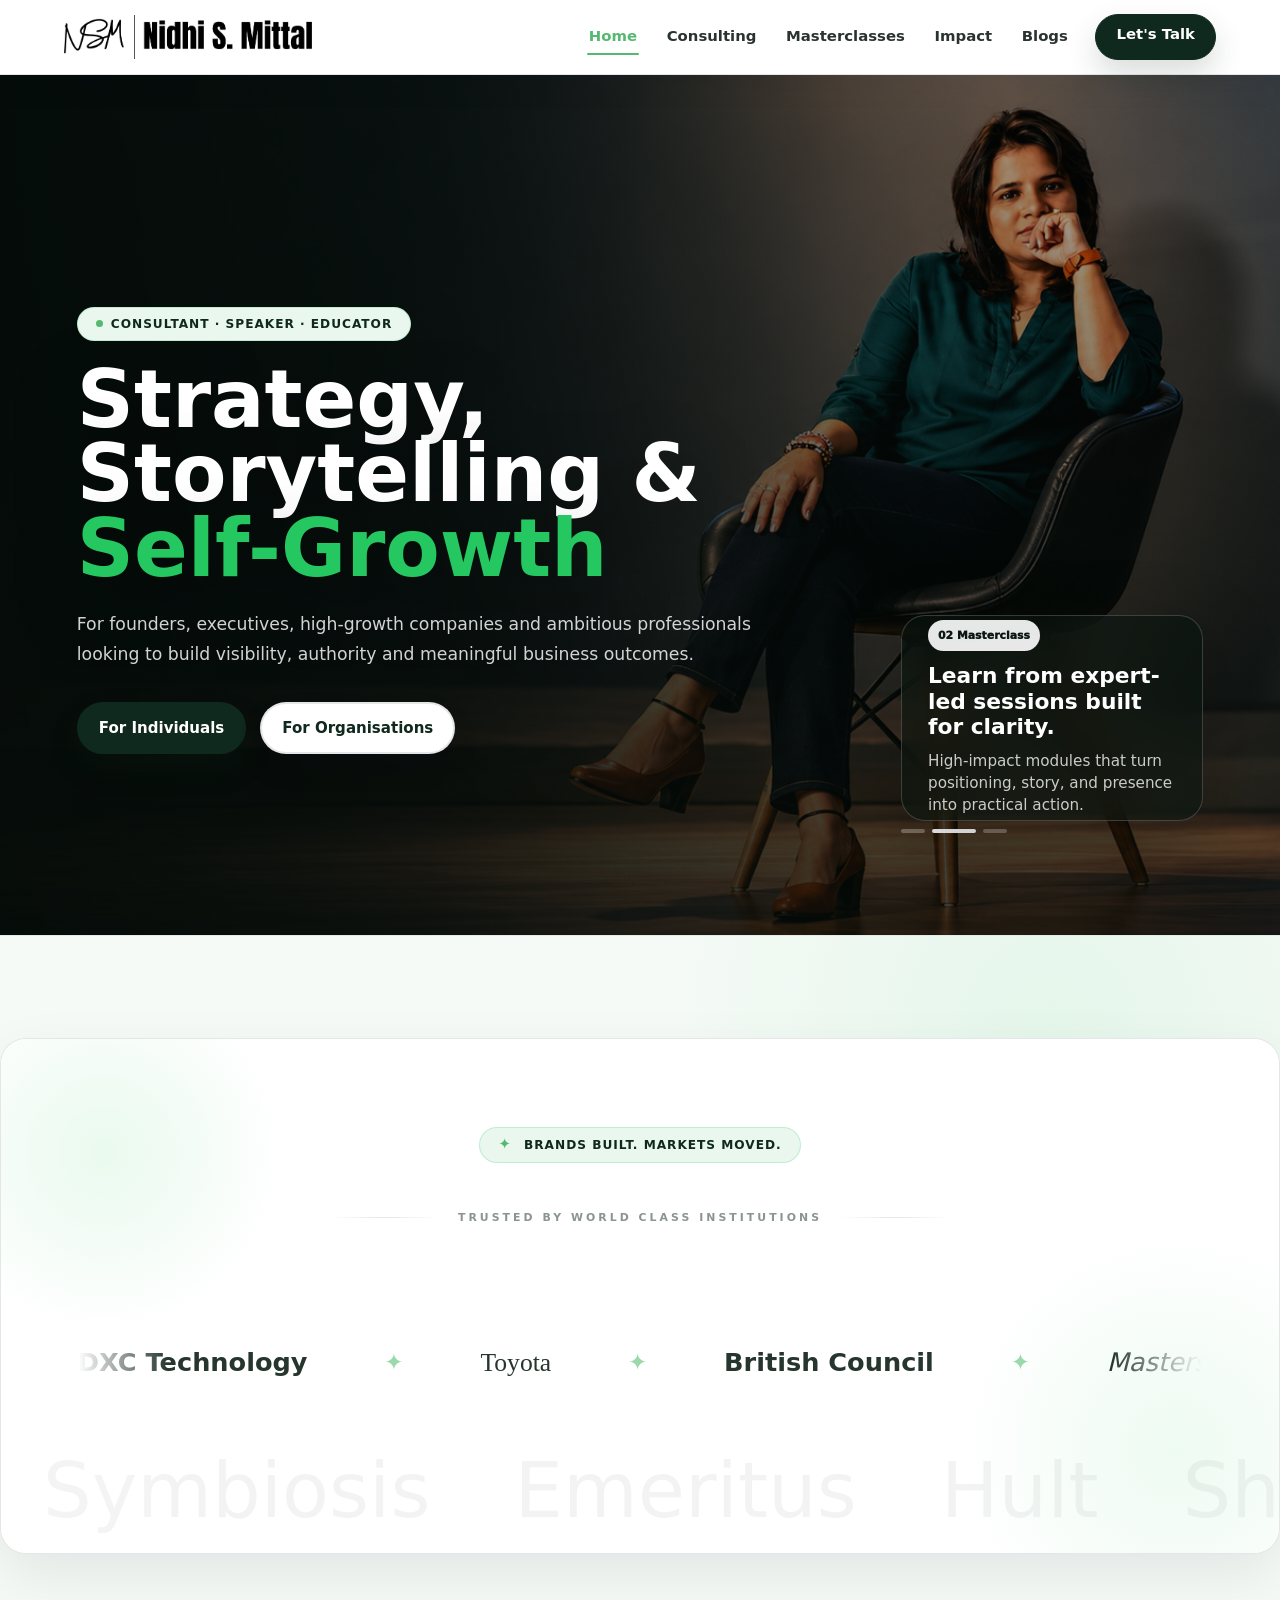
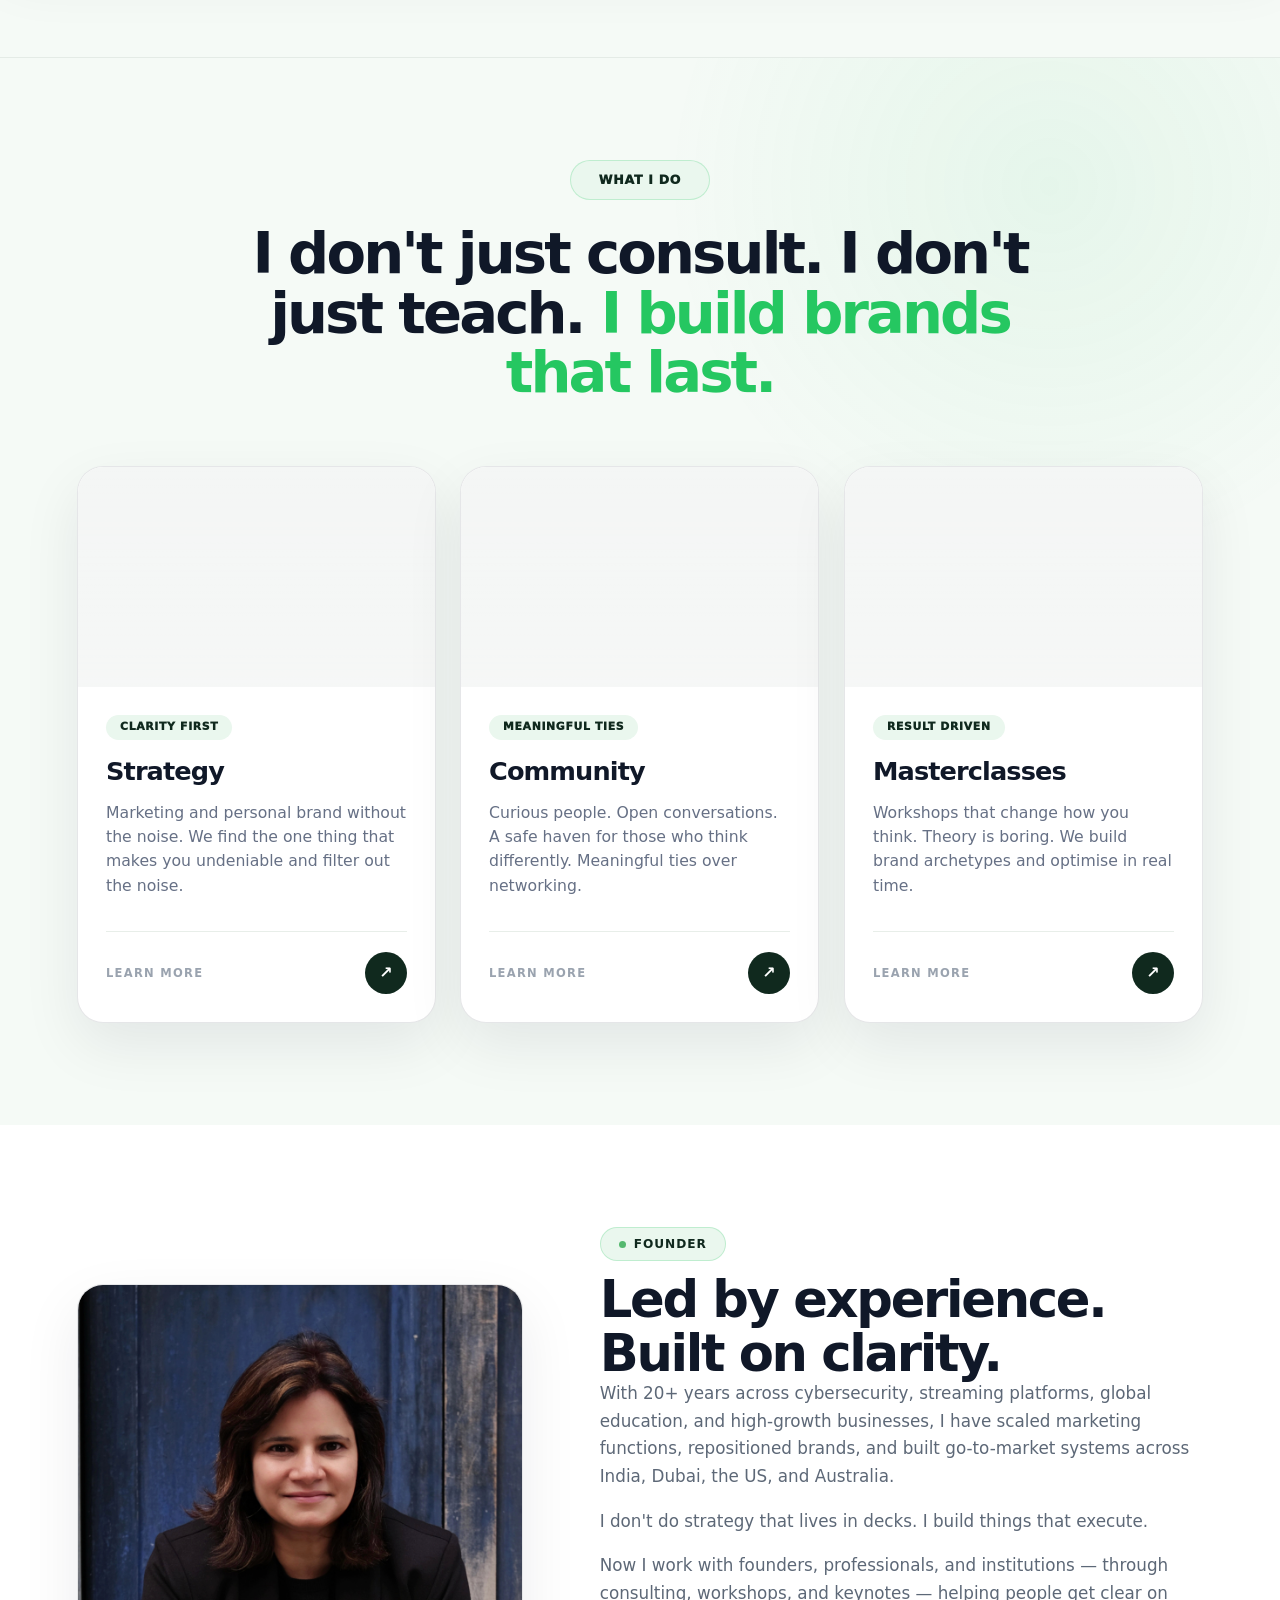
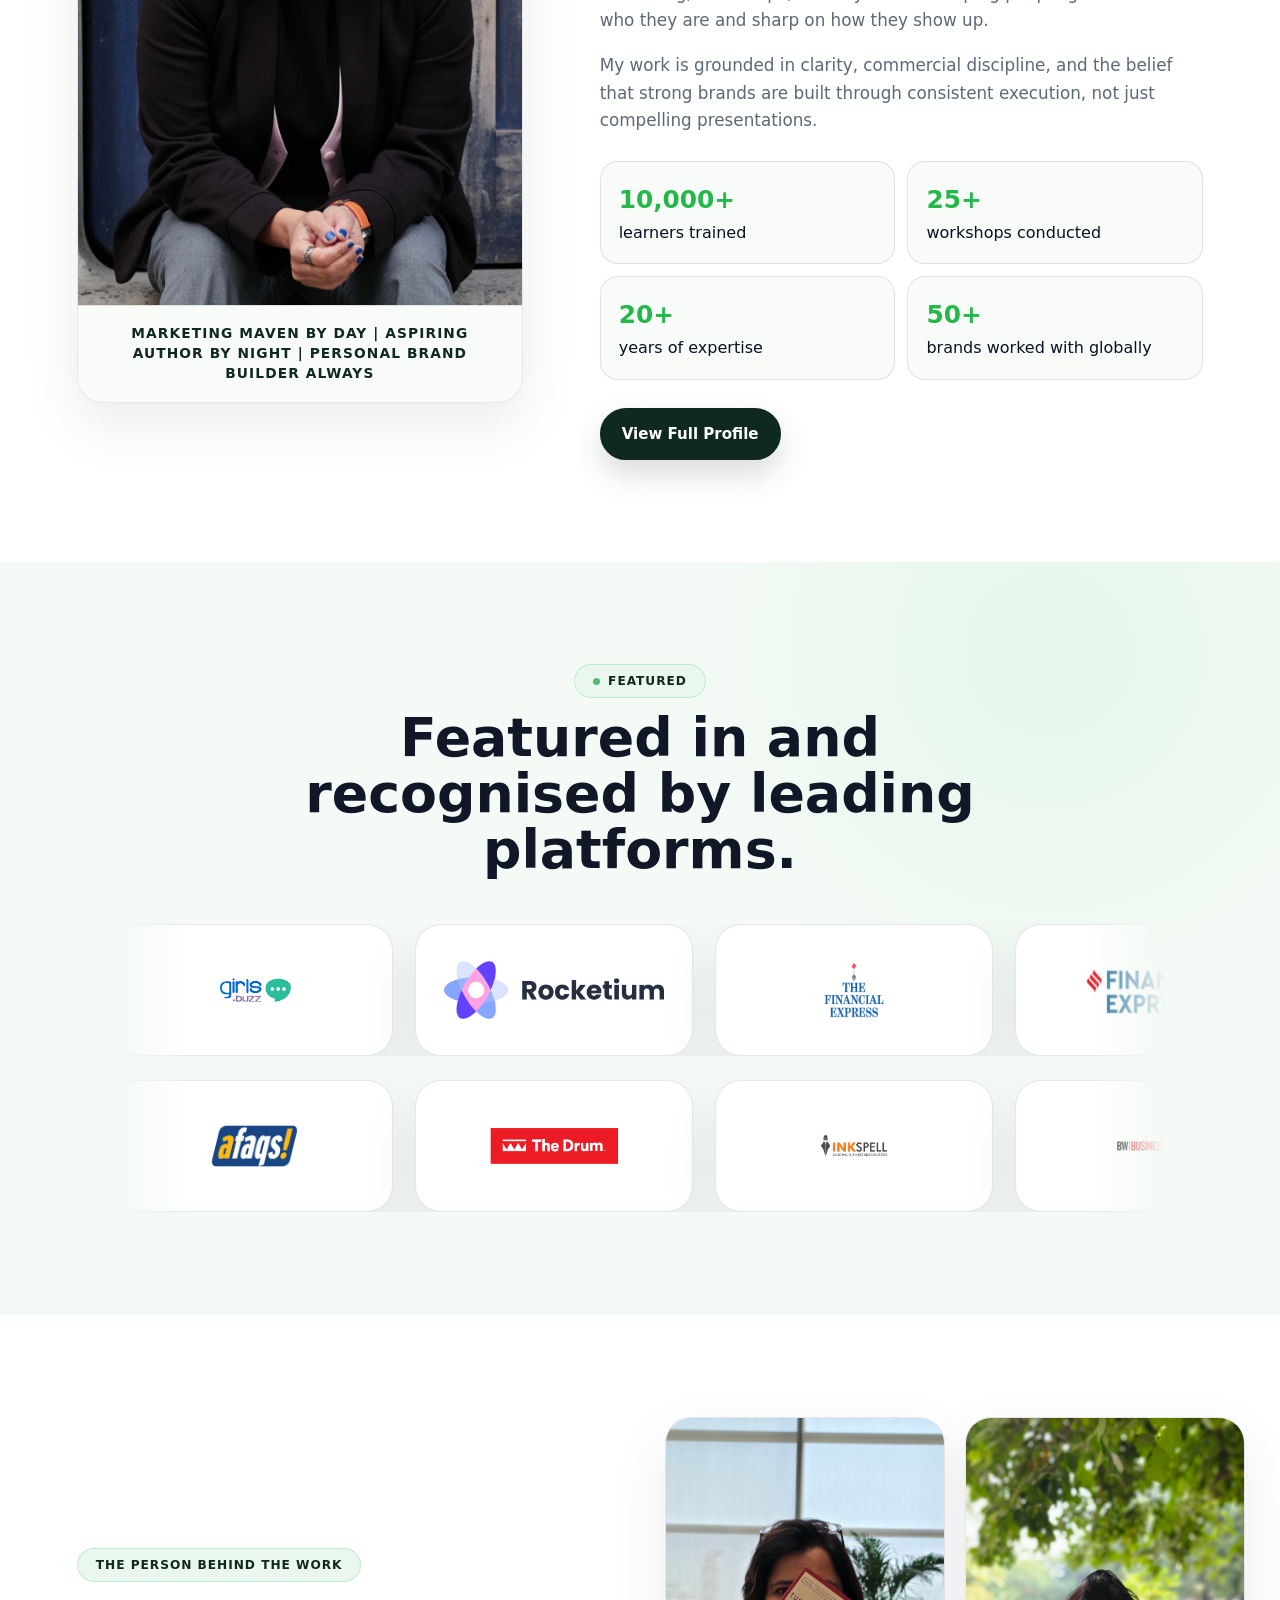
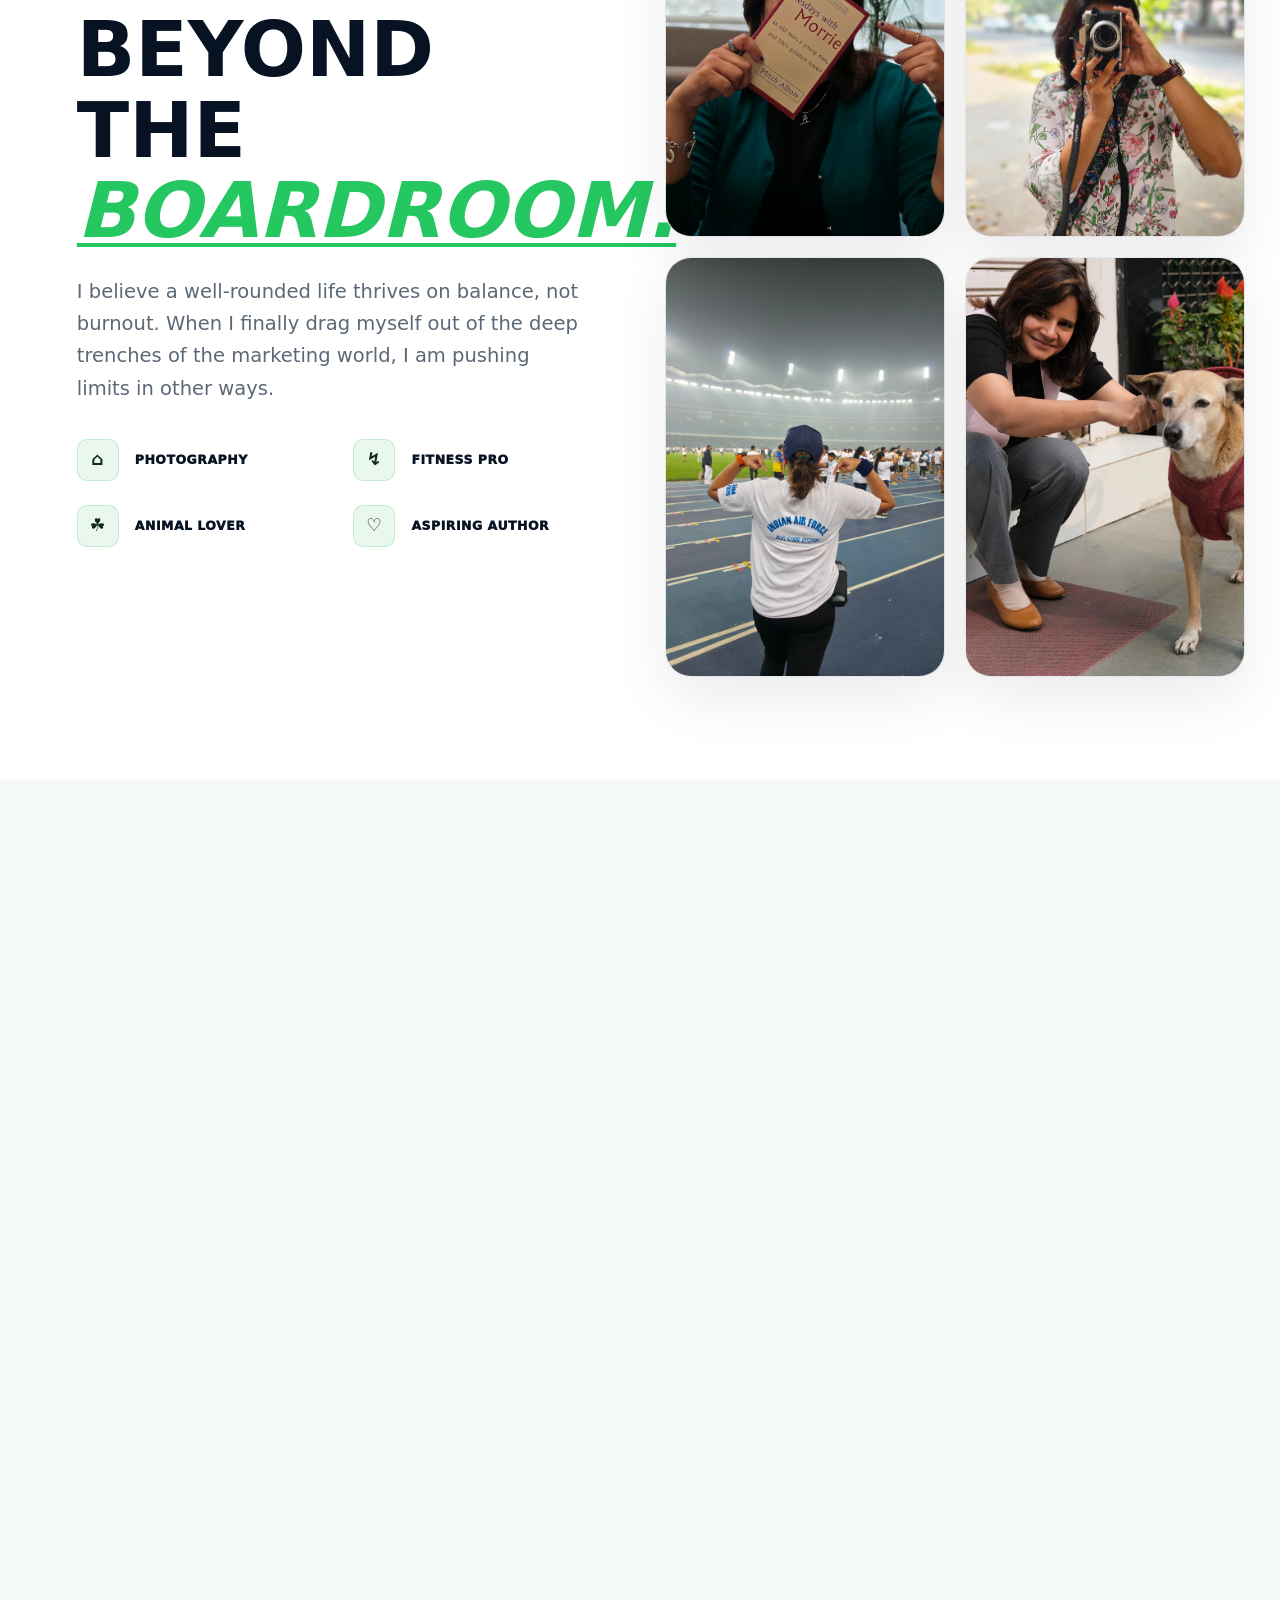
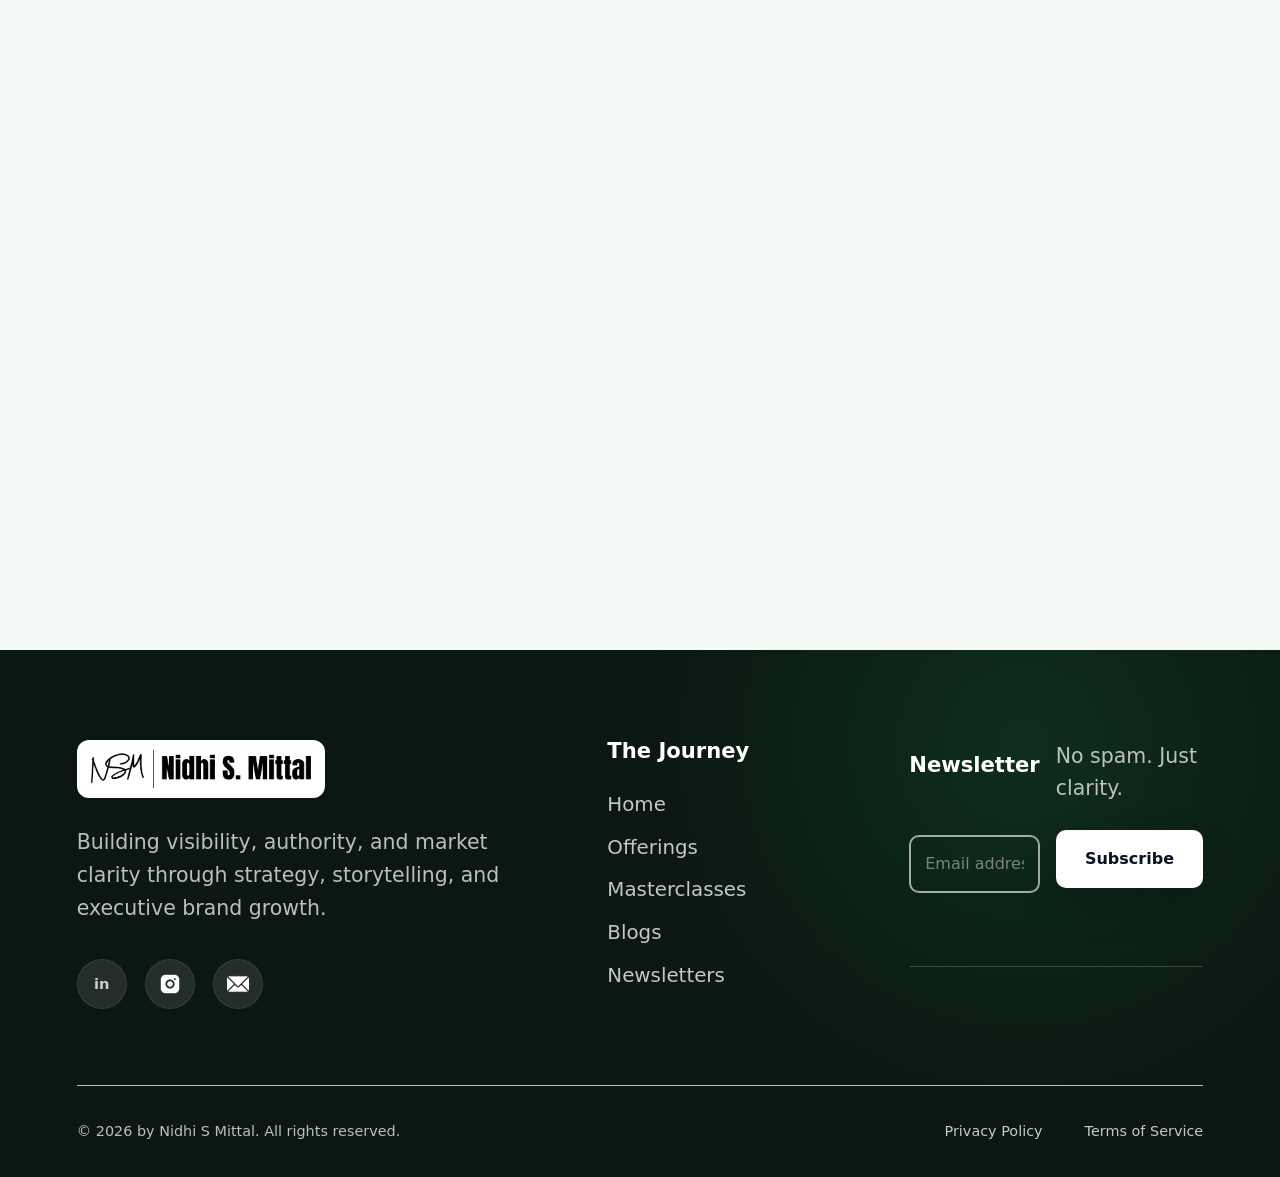
<file: index.html>
<!doctype html>
<html lang="en">
  <head>
    <meta charset="UTF-8" />
    <meta name="viewport" content="width=device-width, initial-scale=1.0" />
    <title>Nidhi S Mittal | Strategy, Storytelling & Brand Growth</title>
    <meta
      name="description"
      content="Nidhi S Mittal helps founders, executives, professionals, and organisations build market clarity, authority, and measurable brand outcomes."
    />
    <link rel="preconnect" href="https://images.unsplash.com" />
    <link rel="stylesheet" href="styles.css?v=hero-slideshow" />
  </head>
  <body>
    <header class="site-header" data-header>
      <a class="brand-mark" href="index.html" aria-label="Nidhi S Mittal home">
        <img src="assets/nidhi-s-mittal-logo.png" alt="Nidhi S Mittal" />
      </a>
      <button class="menu-toggle" type="button" aria-label="Open navigation" data-menu-toggle>
        <span></span><span></span><span></span>
      </button>
      <nav class="site-nav" data-nav>
        <a href="index.html" aria-current="page">Home</a>
        <a href="index.html#philosophy">Consulting</a>
        <a href="masterclasses/">Masterclasses</a>
        <a href="index.html#impact">Impact</a>
        <a href="blogs.html">Blogs</a>
        <a class="nav-cta" href="agency.html#work-with-us">Let's Talk</a>
      </nav>
    </header>

    <main>
      <!-- Hero / brand awakening -->
      <section class="hero full-bleed" id="home">
        <div class="hero-media hero-cover-slideshow" aria-hidden="true" data-cover-slider>
          <div class="hero-cover-slide active" data-cover-slide style="--cover-image: url('assets/hero-nidhi-cover.png'); --cover-position: center center;"></div>
          <div class="hero-cover-slide" data-cover-slide style="--cover-image: url('assets/hero-nidhi-stage-1.jpg'); --cover-position: center center;"></div>
          <div class="hero-cover-slide" data-cover-slide style="--cover-image: url('assets/hero-nidhi-stage-2.jpg'); --cover-position: center center;"></div>
          <div class="hero-cover-slide" data-cover-slide style="--cover-image: url('assets/hero-nidhi-stage-3.jpg'); --cover-position: center center;"></div>
        </div>
        <div class="hero-content">
          <p class="eyebrow">Consultant · Speaker · Educator</p>
          <h1>Strategy, Storytelling &amp; <span>Self-Growth</span></h1>
          <p class="hero-copy">
            For founders, executives, high-growth companies and ambitious professionals looking to build visibility, authority and meaningful business outcomes.
          </p>
          <div class="hero-actions">
            <a class="button primary" href="/masterclasses/">For Individuals</a>
            <a class="button secondary" href="/strategy/">For Organisations</a>
          </div>
        </div>
        <div class="hero-aspect-slider" data-hero-slider aria-label="Consulting and learning pillars">
          <div class="awakening-emoji" aria-hidden="true">✨</div>
          <div class="aspect-slides">
            <article class="aspect-slide active" data-hero-slide>
              <span>01 Community</span>
              <h2>Grow inside a room that reflects your possibility.</h2>
              <p>Peer conversations, shared momentum, and a network that makes personal growth feel supported.</p>
            </article>
            <article class="aspect-slide" data-hero-slide>
              <span>02 Masterclass</span>
              <h2>Learn from expert-led sessions built for clarity.</h2>
              <p>High-impact modules that turn positioning, story, and presence into practical action.</p>
            </article>
            <article class="aspect-slide" data-hero-slide>
              <span>03 Strategy</span>
              <h2>Leave with a plan you can actually execute.</h2>
              <p>Tactical frameworks, visibility systems, and a 30-60-90 day path for showing up with intent.</p>
            </article>
          </div>
          <div class="aspect-dots" aria-hidden="true">
            <span class="active" data-hero-dot></span>
            <span data-hero-dot></span>
            <span data-hero-dot></span>
          </div>
        </div>
        <div class="hero-card founder-hero-card" aria-label="Brand awakening blocks">
          <img src="assets/brand-awakening-blocks.jpg" alt="Hand placing a wooden block marked brand in a business growth sequence" />
          <div class="founder-hero-label">
            <span>Founder</span>
            <strong>Nidhi S. Mittal</strong>
          </div>
        </div>
      </section>

      <!-- Institution proof -->
      <section class="interactive-proof" aria-label="Institution and brand collaborations">
        <article class="proof-panel worked-with">
          <div class="institution-badge">Brands built. Markets moved.</div>
          <div class="trusted-line">
            <span></span>
            <p>Trusted by world class institutions</p>
            <span></span>
          </div>
          <div class="logo-ghosts" aria-hidden="true">
            <div class="logo-ghost-track">
              <span>Symbiosis</span><span>Emeritus</span><span>Hult</span><span>Shiv Nadar University</span><span>DXC Technology</span>
              <span>Symbiosis</span><span>Emeritus</span><span>Hult</span><span>Shiv Nadar University</span><span>DXC Technology</span>
            </div>
          </div>
          <div class="institution-logos" aria-label="Worked with institutions">
            <div class="institution-logo-track">
              <span class="logo-item logo-dxc">DXC Technology</span>
              <span class="logo-spark" aria-hidden="true">✦</span>
              <span class="logo-item logo-toyota">Toyota</span>
              <span class="logo-spark" aria-hidden="true">✦</span>
              <span class="logo-item logo-british">British Council</span>
              <span class="logo-spark" aria-hidden="true">✦</span>
              <span class="logo-item logo-masters">Masters' Union</span>
              <span class="logo-spark" aria-hidden="true">✦</span>
              <span class="logo-item logo-hult">HULT</span>
              <span class="logo-spark" aria-hidden="true">✦</span>
              <span class="logo-item logo-dxc">DXC Technology</span>
              <span class="logo-spark" aria-hidden="true">✦</span>
              <span class="logo-item logo-toyota">Toyota</span>
              <span class="logo-spark" aria-hidden="true">✦</span>
              <span class="logo-item logo-british">British Council</span>
              <span class="logo-spark" aria-hidden="true">✦</span>
              <span class="logo-item logo-masters">Masters' Union</span>
              <span class="logo-spark" aria-hidden="true">✦</span>
              <span class="logo-item logo-hult">HULT</span>
              <span class="logo-spark" aria-hidden="true">✦</span>
            </div>
          </div>
        </article>
      </section>

      <!-- Program pathways -->
      <section class="narrative-shift" id="philosophy" aria-label="Consulting approach">
        <div class="narrative-heading">
          <a href="how-sattori-works.html">WHAT I DO</a>
          <h2>I don't just consult. I don't just teach. <em>I build brands that last.</em></h2>
        </div>
        <div class="narrative-cards">
          <article class="narrative-card strategy-card" data-card-link="strategy/" tabindex="0">
            <div class="narrative-image" aria-hidden="true"></div>
            <div class="narrative-copy">
              <span>Clarity first</span>
              <h3>Strategy</h3>
              <p>Marketing and personal brand without the noise. We find the one thing that makes you undeniable and filter out the noise.</p>
              <a href="strategy/" aria-label="Learn more about strategy">Learn more <b>↗</b></a>
            </div>
          </article>
          <article class="narrative-card community-card" data-card-link="community/" tabindex="0">
            <div class="narrative-image" aria-hidden="true"></div>
            <div class="narrative-copy">
              <span>Meaningful ties</span>
              <h3>Community</h3>
              <p>Curious people. Open conversations. A safe haven for those who think differently. Meaningful ties over networking.</p>
              <a href="community/" aria-label="Learn more about community">Learn more <b>↗</b></a>
            </div>
          </article>
          <article class="narrative-card masterclass-card" data-card-link="masterclasses/" tabindex="0">
            <div class="narrative-image" aria-hidden="true"></div>
            <div class="narrative-copy">
              <span>Result driven</span>
              <h3>Masterclasses</h3>
              <p>Workshops that change how you think. Theory is boring. We build brand archetypes and optimise in real time.</p>
              <a href="masterclasses/" aria-label="Learn more about masterclasses">Learn more <b>↗</b></a>
            </div>
          </article>
        </div>
      </section>

      <!-- Founder -->
      <section class="section founder-section">
        <figure class="founder-image">
          <img src="assets/nidhi-s-mittal.jpg" alt="Nidhi S Mittal" />
          <figcaption>Marketing Maven by Day | Aspiring Author by Night | Personal Brand Builder Always</figcaption>
        </figure>
        <div class="founder-copy">
          <span class="section-kicker">Founder</span>
          <h2>Led by experience. Built on clarity.</h2>
          <p>
            With 20+ years across cybersecurity, streaming platforms, global education, and high-growth
            businesses, I have scaled marketing functions, repositioned brands, and built go-to-market
            systems across India, Dubai, the US, and Australia.
          </p>
          <p>
            I don't do strategy that lives in decks. I build things that execute.
          </p>
          <p>
            Now I work with founders, professionals, and institutions — through consulting, workshops,
            and keynotes — helping people get clear on who they are and sharp on how they show up.
          </p>
          <p>
            My work is grounded in clarity, commercial discipline, and the belief that strong brands are
            built through consistent execution, not just compelling presentations.
          </p>
          <div class="stat-grid">
            <span><strong>10,000+</strong> learners trained</span>
            <span><strong>25+</strong> workshops conducted</span>
            <span><strong>20+</strong> years of expertise</span>
            <span><strong>50+</strong> brands worked with globally</span>
          </div>
          <div class="button-row">
            <a class="button primary" href="https://www.linkedin.com/in/reachnidhi/" target="_blank" rel="noreferrer">View Full Profile</a>
          </div>
        </div>
      </section>

      <!-- Featured in -->
      <section class="featured-in section" aria-label="Featured in">
        <div class="section-heading compact">
          <span class="section-kicker">Featured</span>
          <h2>Featured in and recognised by leading platforms.</h2>
        </div>
        <div class="featured-marquee" aria-label="Featured media and platform logos">
          <div class="featured-logo-row move-left">
            <div class="featured-logo-track">
              <article><img src="assets/featured-girls-buzz.png" alt="Girls Buzz" /></article>
              <article><img src="assets/featured-financial-express-stacked.png" alt="The Financial Express" /></article>
              <article><img src="assets/featured-logo-5.png" alt="The Financial Express" /></article>
              <article><img src="assets/featured-financial-express-wide.png" alt="Financial Express" /></article>
              <article><img src="assets/featured-dma-asia.png" alt="DMA Asia" /></article>
              <article><img src="assets/featured-peppercontent.png" alt="Pepper Content" /></article>
              <article aria-hidden="true"><img src="assets/featured-girls-buzz.png" alt="" /></article>
              <article aria-hidden="true"><img src="assets/featured-financial-express-stacked.png" alt="" /></article>
              <article aria-hidden="true"><img src="assets/featured-logo-5.png" alt="" /></article>
              <article aria-hidden="true"><img src="assets/featured-financial-express-wide.png" alt="" /></article>
              <article aria-hidden="true"><img src="assets/featured-dma-asia.png" alt="" /></article>
              <article aria-hidden="true"><img src="assets/featured-peppercontent.png" alt="" /></article>
            </div>
          </div>
          <div class="featured-logo-row move-right">
            <div class="featured-logo-track">
              <article><img src="assets/featured-afaqs.png" alt="Afaqs" /></article>
              <article><img src="assets/featured-the-drum.png" alt="The Drum" /></article>
              <article><img src="assets/featured-inkspell.png" alt="Inkspell" /></article>
              <article><img src="assets/featured-businessworld.png" alt="Businessworld" /></article>
              <article><img src="assets/featured-iamai.png" alt="IAMAI" /></article>
              <article><img src="assets/featured-cnbc18.png" alt="CNBC TV18" /></article>
              <article aria-hidden="true"><img src="assets/featured-afaqs.png" alt="" /></article>
              <article aria-hidden="true"><img src="assets/featured-the-drum.png" alt="" /></article>
              <article aria-hidden="true"><img src="assets/featured-inkspell.png" alt="" /></article>
              <article aria-hidden="true"><img src="assets/featured-businessworld.png" alt="" /></article>
              <article aria-hidden="true"><img src="assets/featured-iamai.png" alt="" /></article>
              <article aria-hidden="true"><img src="assets/featured-cnbc18.png" alt="" /></article>
            </div>
          </div>
        </div>
      </section>

      <!-- Founder personality -->
      <section class="beyond-boardroom" aria-label="The person behind the work">
        <div class="beyond-copy">
          <span class="tilt-label">The person behind the work</span>
          <h2>Beyond the <em>boardroom.</em></h2>
          <p>
            I believe a well-rounded life thrives on balance, not burnout. When I finally
            drag myself out of the deep trenches of the marketing world, I am pushing
            limits in other ways.
          </p>
          <div class="beyond-tags">
            <span><b>⌂</b> Photography</span>
            <span><b>↯</b> Fitness pro</span>
            <span><b>☘</b> Animal lover</span>
            <span><b>♡</b> Aspiring author</span>
          </div>
        </div>
        <div class="beyond-tiles" aria-hidden="true">
          <article class="beyond-tile image-tile">
            <img src="assets/person-author.jpg" alt="" />
          </article>
          <article class="beyond-tile image-tile">
            <img src="assets/person-photography.jpg" alt="" />
          </article>
          <article class="beyond-tile image-tile">
            <img src="assets/person-runner.jpg" alt="" />
          </article>
          <article class="beyond-tile image-tile">
            <img src="assets/person-animal-lover.jpg" alt="" />
          </article>
        </div>
      </section>

      <!-- Writer's Corner -->
      <section class="writer-corner section" aria-label="Writer's Corner">
        <div class="writer-corner-intro">
          <span class="section-kicker">Writer's Corner</span>
          <h2>The Writer's <em>Corner</em></h2>
          <p>
            A curated space for practical marketing insight, personal brand thinking, and strategic reflections. Expect:
          </p>
          <ul>
            <li>Clear, actionable marketing insights</li>
            <li>Personal branding lessons for senior professionals</li>
            <li>Stories with practical business takeaways</li>
            <li>Book recommendations that sharpen strategic thinking</li>
          </ul>
          <a class="button primary" href="blogs.html">Read the blog</a>
        </div>
        <div class="writer-articles" aria-label="Latest articles from the blog">
          <article>
            <figure class="writer-article-image">
              <img src="assets/nidhi-s-mittal.jpg" alt="Nidhi S Mittal portrait" />
            </figure>
            <span>Personal brand building</span>
            <h3>Why talent without visibility is invisible</h3>
            <p>
              A strong personal brand is not about becoming loud. It is about becoming clear.
            </p>
            <a href="blogs.html#visibility">Read note <b>↗</b></a>
          </article>
          <article>
            <figure class="writer-article-image">
              <img src="assets/person-author.jpg" alt="Nidhi holding a book" />
            </figure>
            <span>Nidhi's journal entries</span>
            <h3>The myth of "figuring it out fast"</h3>
            <p>
              The pressure to decide quickly often makes people borrow goals that were never theirs.
            </p>
            <a href="blogs.html#figuring-out-fast">Read note <b>↗</b></a>
          </article>
          <article>
            <figure class="writer-article-image">
              <img src="assets/hero-nidhi-stage-2.jpg" alt="Nidhi speaking at a marketing session" />
            </figure>
            <span>Marketing mastery</span>
            <h3>GTM lessons from everyday markets</h3>
            <p>
              Sharp market-entry lessons often come from observing how real customers choose, trust, and buy.
            </p>
            <a href="blogs.html#golgappa">Read full blog <b>↗</b></a>
          </article>
        </div>
      </section>

      <!-- Primary call to action -->
      <section class="section community-cta">
        <div>
          <h2>Clarity over <em>noise.</em></h2>
          <p>
            You do not need more information. You need direction. This is where it begins.
            Stop figuring it out fast, and start figuring it out right.
          </p>
        </div>
        <div class="button-row">
          <a class="button primary" href="mailto:reach@nidhimittal.com?subject=Join%20the%20Community">Join the community</a>
          <a class="button secondary" href="agency.html#work-with-us">Attend first session</a>
        </div>
      </section>

      <!-- Contact -->
      <section class="project-contact" aria-label="Project enquiry">
        <div class="project-contact-copy">
          <span>Let's connect</span>
          <h2>Got a project in mind?</h2>
          <p>Want to chat about marketing, personal branding, or life in general? Drop us a line!</p>
          <div class="quick-response">
            <b>↗</b>
            <div>
              <strong>Quick Response</strong>
              <small>We usually reply within 48 hours.</small>
            </div>
          </div>
          <blockquote>"The art of storytelling starts with a single conversation."</blockquote>
        </div>
        <form class="project-form" data-contact-form>
          <label>
            <span>Name</span>
            <input type="text" name="name" placeholder="(The one on your birth certificate, or the one all your friends call you!)" required />
          </label>
          <label>
            <span>Email</span>
            <input type="email" name="email" placeholder="(I promise to use it wisely)" required />
          </label>
          <label>
            <span>Your story</span>
            <textarea name="message" rows="5" placeholder="(What brings you here?)" required></textarea>
          </label>
          <label>
            <span>How can I help?</span>
            <input type="text" name="service" placeholder="(Share the priority you want clarity on.)" />
          </label>
          <button class="button primary" type="submit">Send the note</button>
          <p data-contact-message aria-live="polite"></p>
        </form>
      </section>

      <!-- Moments -->
      <section class="impact-stories" id="impact" aria-label="Moments that matter">
        <div class="impact-stories-heading">
          <h2>Moments that matter</h2>
          <p>From classrooms to boardrooms — two decades of showing up.</p>
        </div>
        <div class="moments-marquee" aria-label="Moments gallery">
          <div class="moments-gallery">
            <figure class="moment-card moment-card-wide">
              <img src="assets/moment-auditorium.jpg" alt="Nidhi S Mittal speaking to an auditorium audience" loading="lazy" />
              <figcaption>Keynotes and leadership sessions</figcaption>
            </figure>
            <figure class="moment-card">
              <img src="assets/moment-tv-interview.jpg" alt="Nidhi S Mittal in a recorded media interview" loading="lazy" />
              <figcaption>Media conversations</figcaption>
            </figure>
            <figure class="moment-card">
              <img src="assets/moment-ceos-corner.png" alt="Nidhi S Mittal featured in CEO's Corner" loading="lazy" />
              <figcaption>CEO's Corner feature</figcaption>
            </figure>
            <figure class="moment-card">
              <img src="assets/moment-leadership-talk-thumb.png" alt="Nidhi S Mittal featured on Leadership Talk" loading="lazy" />
              <figcaption>Leadership talk</figcaption>
            </figure>
            <figure class="moment-card">
              <img src="assets/moment-jiosaavn-interview.png" alt="Nidhi S Mittal in a JioSaavn interview" loading="lazy" />
              <figcaption>Brand marketing interview</figcaption>
            </figure>
            <figure class="moment-card">
              <img src="assets/moment-chitkara-video.png" alt="Nidhi S Mittal at Chitkara University digital marketing event" loading="lazy" />
              <figcaption>Digital marketing keynote</figcaption>
            </figure>
            <figure class="moment-card">
              <img src="assets/moment-chitkara.jpg" alt="Nidhi S Mittal at a digital marketing conclave" loading="lazy" />
              <figcaption>Industry forums</figcaption>
            </figure>
            <figure class="moment-card moment-card-wide">
              <img src="assets/moment-masters-union.jpg" alt="Nidhi S Mittal with a Masters' Union cohort" loading="lazy" />
              <figcaption>Business school programs</figcaption>
            </figure>
            <figure class="moment-card">
              <img src="assets/moment-shiv-nadar.jpg" alt="Nidhi S Mittal at Shiv Nadar University" loading="lazy" />
              <figcaption>Institution partnerships</figcaption>
            </figure>
            <figure class="moment-card">
              <img src="assets/moment-panel.jpg" alt="Nidhi S Mittal on a professional panel" loading="lazy" />
              <figcaption>Panel discussions</figcaption>
            </figure>
            <figure class="moment-card">
              <img src="assets/moment-boardroom.jpg" alt="Nidhi S Mittal with a boardroom workshop group" loading="lazy" />
              <figcaption>Boardroom workshops</figcaption>
            </figure>
            <figure class="moment-card">
              <img src="assets/moment-workshop-room.jpeg" alt="Nidhi S Mittal with workshop participants" loading="lazy" />
              <figcaption>Applied learning rooms</figcaption>
            </figure>
            <figure class="moment-card">
              <img src="assets/moment-certified-group.jpg" alt="Nidhi S Mittal with participants holding certificates" loading="lazy" />
              <figcaption>Student outcomes</figcaption>
            </figure>
            <figure class="moment-card moment-card-wide">
              <img src="assets/moment-professional-group.jpg" alt="Nidhi S Mittal with a professional cohort" loading="lazy" />
              <figcaption>Professional cohorts</figcaption>
            </figure>
            <figure class="moment-card">
              <img src="assets/moment-virtual-session.png" alt="Nidhi S Mittal in a virtual session with participants" loading="lazy" />
              <figcaption>Global virtual sessions</figcaption>
            </figure>
          </div>
          <div class="moments-gallery" aria-hidden="true">
          <figure class="moment-card moment-card-wide">
            <img src="assets/moment-auditorium.jpg" alt="" loading="lazy" />
            <figcaption>Keynotes and leadership sessions</figcaption>
          </figure>
          <figure class="moment-card">
            <img src="assets/moment-tv-interview.jpg" alt="" loading="lazy" />
            <figcaption>Media conversations</figcaption>
          </figure>
          <figure class="moment-card">
            <img src="assets/moment-ceos-corner.png" alt="" loading="lazy" />
            <figcaption>CEO's Corner feature</figcaption>
          </figure>
          <figure class="moment-card">
            <img src="assets/moment-leadership-talk-thumb.png" alt="" loading="lazy" />
            <figcaption>Leadership talk</figcaption>
          </figure>
          <figure class="moment-card">
            <img src="assets/moment-jiosaavn-interview.png" alt="" loading="lazy" />
            <figcaption>Brand marketing interview</figcaption>
          </figure>
          <figure class="moment-card">
            <img src="assets/moment-chitkara-video.png" alt="" loading="lazy" />
            <figcaption>Digital marketing keynote</figcaption>
          </figure>
          <figure class="moment-card">
            <img src="assets/moment-chitkara.jpg" alt="" loading="lazy" />
            <figcaption>Industry forums</figcaption>
          </figure>
          <figure class="moment-card moment-card-wide">
            <img src="assets/moment-masters-union.jpg" alt="" loading="lazy" />
            <figcaption>Business school programs</figcaption>
          </figure>
          <figure class="moment-card">
            <img src="assets/moment-shiv-nadar.jpg" alt="" loading="lazy" />
            <figcaption>Institution partnerships</figcaption>
          </figure>
          <figure class="moment-card">
            <img src="assets/moment-panel.jpg" alt="" loading="lazy" />
            <figcaption>Panel discussions</figcaption>
          </figure>
          <figure class="moment-card">
            <img src="assets/moment-boardroom.jpg" alt="" loading="lazy" />
            <figcaption>Boardroom workshops</figcaption>
          </figure>
          <figure class="moment-card">
            <img src="assets/moment-workshop-room.jpeg" alt="" loading="lazy" />
            <figcaption>Applied learning rooms</figcaption>
          </figure>
          <figure class="moment-card">
            <img src="assets/moment-certified-group.jpg" alt="" loading="lazy" />
            <figcaption>Student outcomes</figcaption>
          </figure>
          <figure class="moment-card moment-card-wide">
            <img src="assets/moment-professional-group.jpg" alt="" loading="lazy" />
            <figcaption>Professional cohorts</figcaption>
          </figure>
          <figure class="moment-card">
            <img src="assets/moment-virtual-session.png" alt="" loading="lazy" />
            <figcaption>Global virtual sessions</figcaption>
          </figure>
          </div>
        </div>
      </section>

    </main>

    <footer class="site-footer" id="contact">
      <div class="footer-main">
        <div class="footer-brand-block">
          <a class="brand-mark footer-brand" href="index.html" aria-label="Nidhi S Mittal home">
            <img src="assets/nidhi-s-mittal-logo.png" alt="Nidhi S Mittal" />
          </a>
          <p>Building visibility, authority, and market clarity through strategy, storytelling, and executive brand growth.</p>
          <div class="footer-socials" aria-label="Social links">
            <a href="https://www.linkedin.com/in/reachnidhi/" target="_blank" rel="noreferrer" aria-label="LinkedIn">in</a>
            <a href="https://www.instagram.com/reachnidhi/" target="_blank" rel="noreferrer" aria-label="Instagram"><img src="assets/footer-instagram.png" alt="" /></a>
            <a href="mailto:reach@nidhimittal.com" aria-label="Email"><img src="assets/footer-email.png" alt="" /></a>
          </div>
        </div>
        <nav class="footer-links" aria-label="Footer navigation">
          <h3>The Journey</h3>
          <a href="index.html">Home</a>
          <a href="agency.html">Offerings</a>
          <a href="masterclasses/">Masterclasses</a>
          <a href="blogs.html">Blogs</a>
          <a href="https://www.linkedin.com/newsletters/6964929938315489281/" target="_blank" rel="noreferrer">Newsletters</a>
        </nav>
        <form class="footer-newsletter" action="https://www.linkedin.com/newsletters/6964929938315489281/" target="_blank">
          <h3>Newsletter</h3>
          <p>No spam. Just clarity.</p>
          <label>
            <span>Email address</span>
            <input type="email" name="email" placeholder="Email address" />
          </label>
          <button type="submit">Subscribe</button>
        </form>
      </div>
      <div class="footer-bottom">
        <span>&copy; 2026 by Nidhi S Mittal. All rights reserved.</span>
        <div class="footer-legal">
          <a href="mailto:reach@nidhimittal.com?subject=Privacy%20Policy">Privacy Policy</a>
          <a href="mailto:reach@nidhimittal.com?subject=Terms%20of%20Service">Terms of Service</a>
        </div>
      </div>
    </footer>

    <script src="script.js?v=hero-slideshow"></script>
  </body>
</html>
</file>
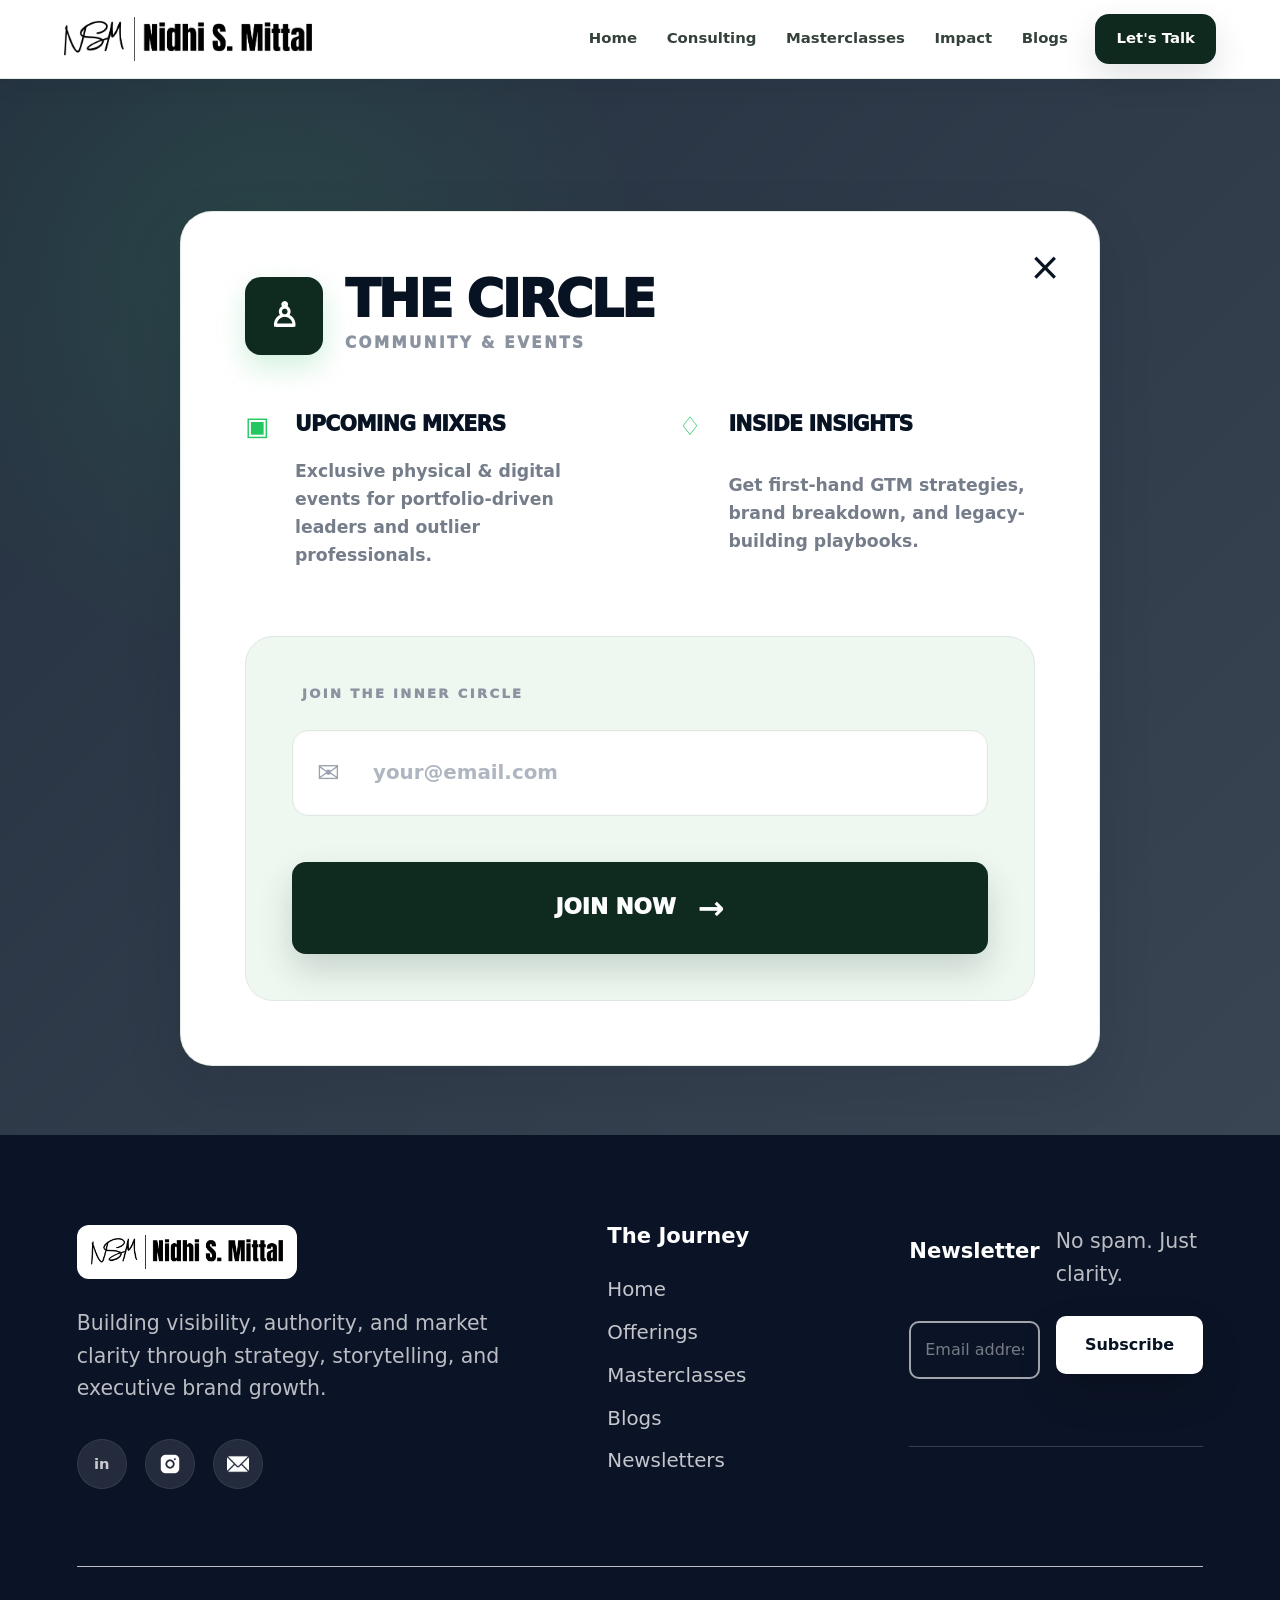
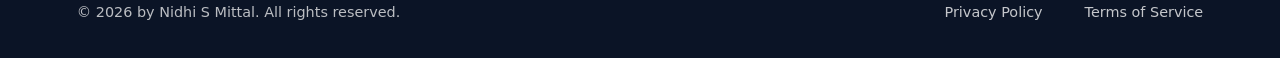
<file: community/index.html>
<!doctype html>
<html lang="en">
  <head>
    <meta charset="UTF-8" />
    <meta name="viewport" content="width=device-width, initial-scale=1.0" />
    <title>Community | The Circle</title>
    <meta
      name="description"
      content="Community experiences with Nidhi S Mittal create intentional rooms for clarity, confidence, peer learning, and meaningful growth."
    />
    <link rel="stylesheet" href="../styles.css?v=premium-corporate-final" />
  </head>
  <body>
    <header class="site-header" data-header>
      <a class="brand-mark" href="../index.html" aria-label="Nidhi S Mittal home">
        <img src="../assets/nidhi-s-mittal-logo.png" alt="Nidhi S Mittal" />
      </a>
      <button class="menu-toggle" type="button" aria-label="Open navigation" data-menu-toggle>
        <span></span><span></span><span></span>
      </button>
      <nav class="site-nav" data-nav>
        <a href="../index.html">Home</a>
        <a href="../index.html#philosophy">Consulting</a>
        <a href="../masterclasses/">Masterclasses</a>
        <a href="../index.html#impact">Impact</a>
        <a href="../blogs.html">Blogs</a>
        <a class="nav-cta" href="../agency.html#work-with-us">Let's Talk</a>
      </nav>
    </header>

    <main class="program-page community-page community-refresh">
      <section class="circle-stage" aria-label="Community and events">
        <div class="circle-card">
          <button class="circle-close" type="button" aria-label="Close preview">×</button>
          <div class="circle-header">
            <div class="circle-icon">♙</div>
            <div>
              <h1>The Circle</h1>
              <p>Community & Events</p>
            </div>
          </div>

          <div class="circle-benefits">
            <article>
              <span>▣</span>
              <h2>Upcoming mixers</h2>
              <p>Exclusive physical & digital events for portfolio-driven leaders and outlier professionals.</p>
            </article>
            <article>
              <span>♢</span>
              <h2>Inside insights</h2>
              <p>Get first-hand GTM strategies, brand breakdown, and legacy-building playbooks.</p>
            </article>
          </div>

          <form class="circle-join" action="mailto:reach@nidhimittal.com" method="post" enctype="text/plain">
            <label for="circle-email">Join the inner circle</label>
            <div class="circle-input">
              <span>✉</span>
              <input id="circle-email" type="email" name="email" placeholder="your@email.com" required />
            </div>
            <button type="submit">Join now <b>→</b></button>
          </form>
        </div>
      </section>
    </main>

    <footer class="site-footer" id="contact">
      <div class="footer-main">
        <div class="footer-brand-block">
          <a class="brand-mark footer-brand" href="../index.html" aria-label="Nidhi S Mittal home">
            <img src="../assets/nidhi-s-mittal-logo.png" alt="Nidhi S Mittal" />
          </a>
          <p>Building visibility, authority, and market clarity through strategy, storytelling, and executive brand growth.</p>
          <div class="footer-socials" aria-label="Social links">
            <a href="https://www.linkedin.com/in/reachnidhi/" target="_blank" rel="noreferrer" aria-label="LinkedIn">in</a>
            <a href="https://www.instagram.com/reachnidhi/" target="_blank" rel="noreferrer" aria-label="Instagram"><img src="../assets/footer-instagram.png" alt="" /></a>
            <a href="mailto:reach@nidhimittal.com" aria-label="Email"><img src="../assets/footer-email.png" alt="" /></a>
          </div>
        </div>
        <nav class="footer-links" aria-label="Footer navigation">
          <h3>The Journey</h3>
          <a href="../index.html">Home</a>
          <a href="../agency.html">Offerings</a>
          <a href="../masterclasses/">Masterclasses</a>
          <a href="../blogs.html">Blogs</a>
          <a href="https://www.linkedin.com/newsletters/6964929938315489281/" target="_blank" rel="noreferrer">Newsletters</a>
        </nav>
        <form class="footer-newsletter" action="https://www.linkedin.com/newsletters/6964929938315489281/" target="_blank">
          <h3>Newsletter</h3>
          <p>No spam. Just clarity.</p>
          <label>
            <span>Email address</span>
            <input type="email" name="email" placeholder="Email address" />
          </label>
          <button type="submit">Subscribe</button>
        </form>
      </div>
      <div class="footer-bottom">
        <span>&copy; 2026 by Nidhi S Mittal. All rights reserved.</span>
        <div class="footer-legal">
          <a href="mailto:reach@nidhimittal.com?subject=Privacy%20Policy">Privacy Policy</a>
          <a href="mailto:reach@nidhimittal.com?subject=Terms%20of%20Service">Terms of Service</a>
        </div>
      </div>
    </footer>

    <script src="../script.js?v=premium-corporate-final"></script>
  </body>
</html>
</file>
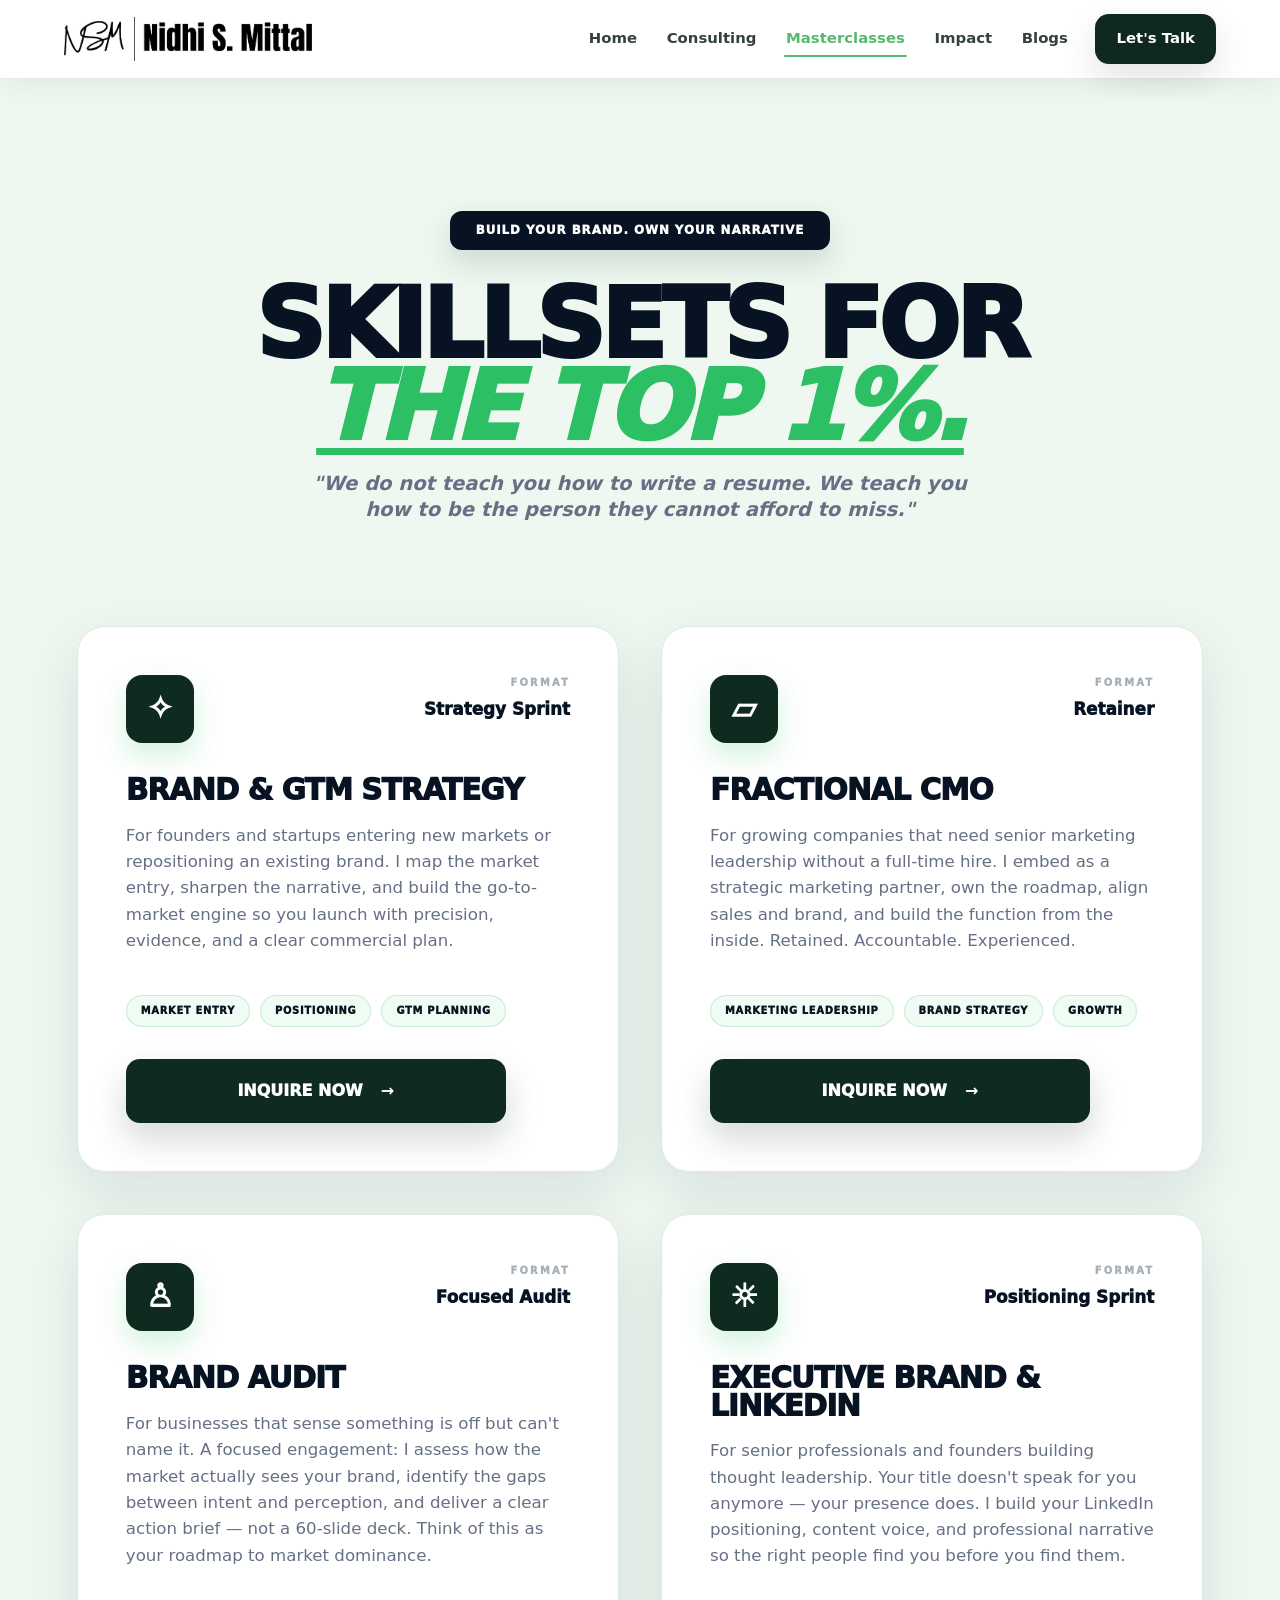
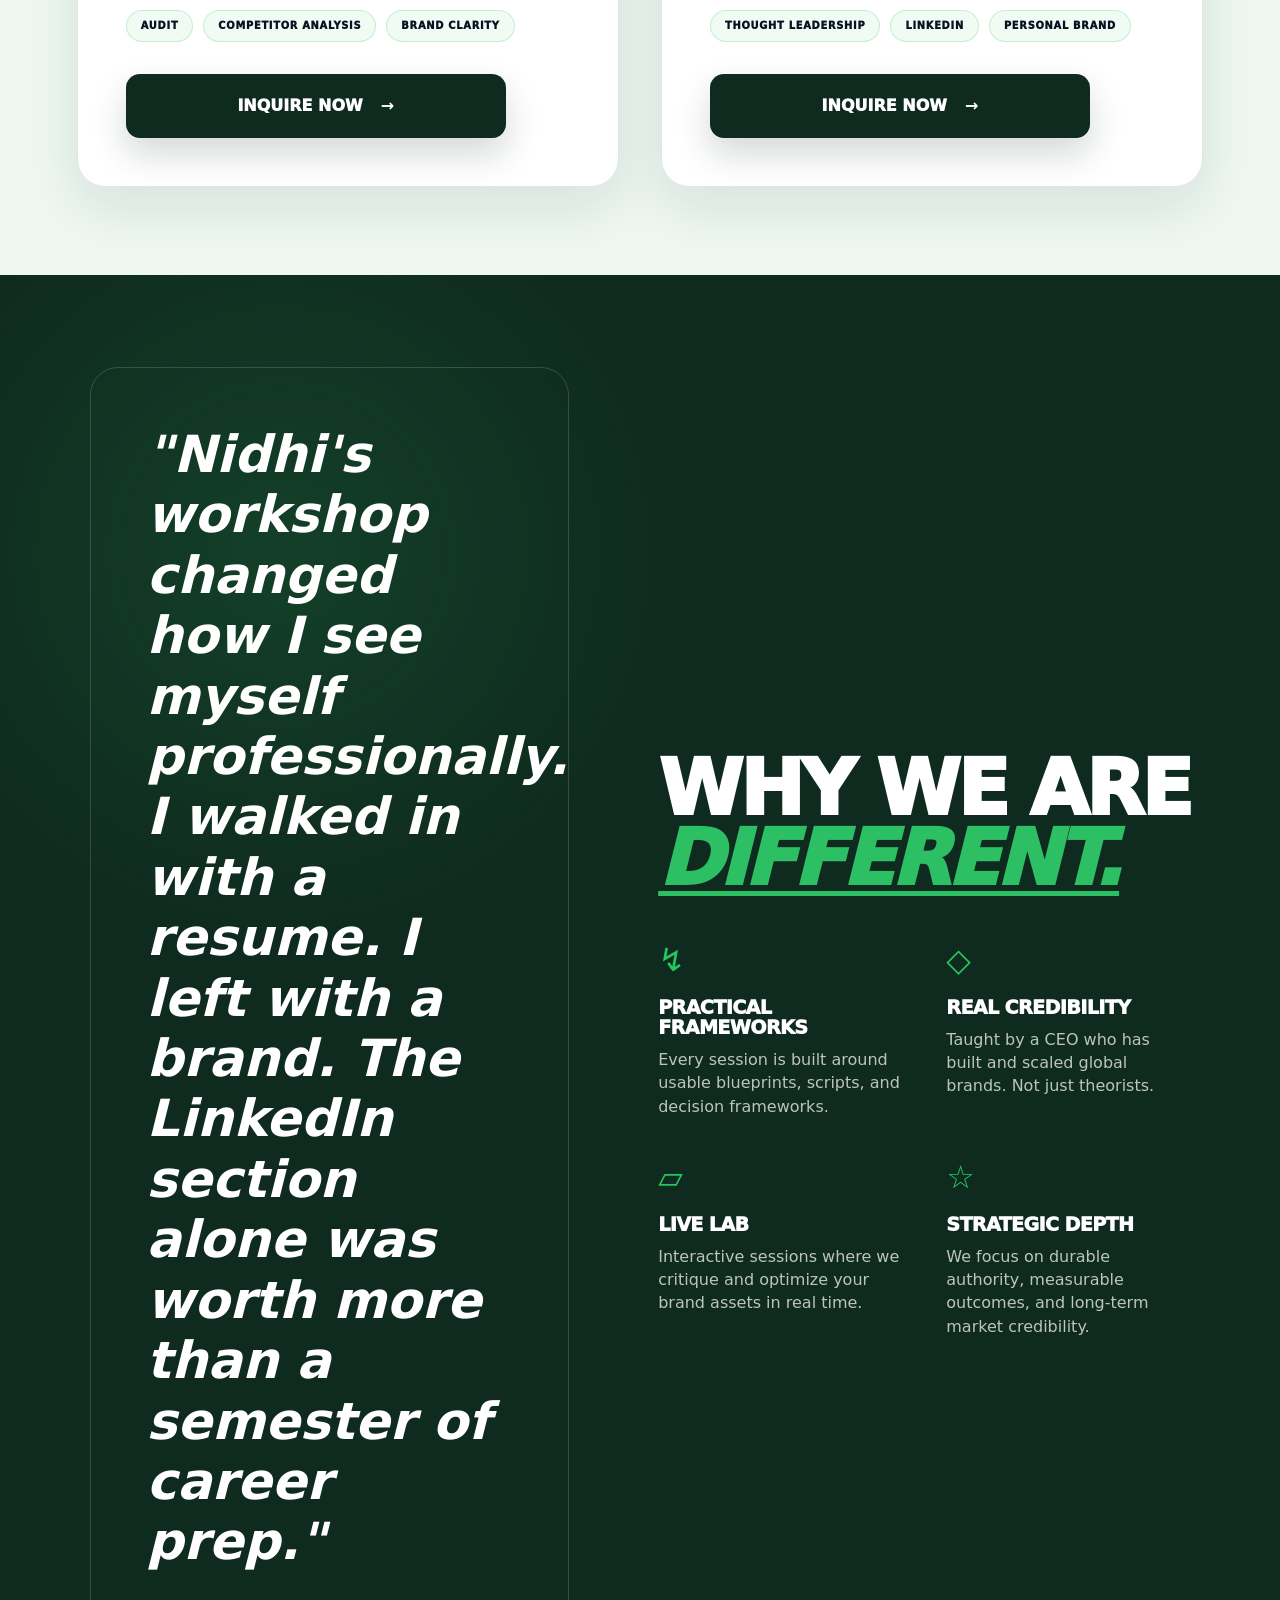
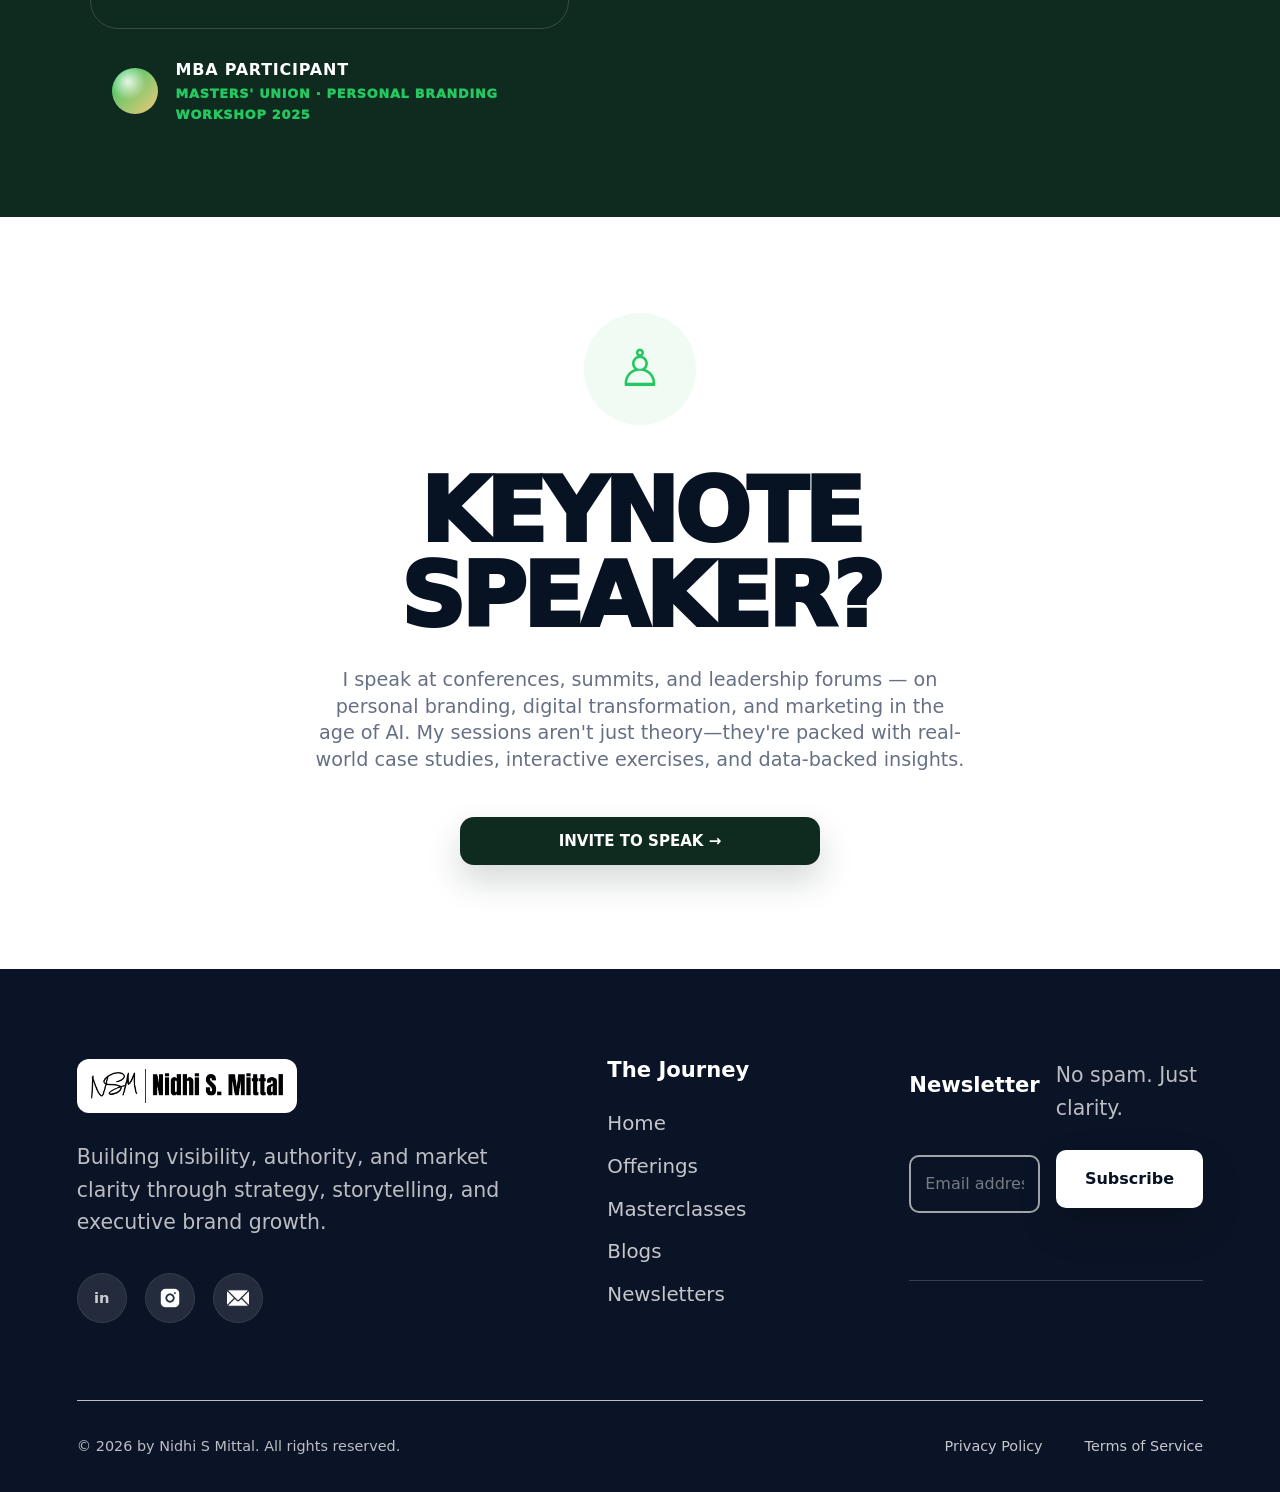
<file: masterclasses/index.html>
<!doctype html>
<html lang="en">
  <head>
    <meta charset="UTF-8" />
    <meta name="viewport" content="width=device-width, initial-scale=1.0" />
    <title>Masterclasses | Nidhi S Mittal</title>
    <meta
      name="description"
      content="Expert-led masterclasses, advisory sessions, and speaking programs for professionals and organisations building stronger brands."
    />
    <link rel="stylesheet" href="../styles.css?v=footer-logo" />
  </head>
  <body>
    <header class="site-header" data-header>
      <a class="brand-mark" href="../index.html" aria-label="Nidhi S Mittal home">
        <img src="../assets/nidhi-s-mittal-logo.png" alt="Nidhi S Mittal" />
      </a>
      <button class="menu-toggle" type="button" aria-label="Open navigation" data-menu-toggle>
        <span></span><span></span><span></span>
      </button>
      <nav class="site-nav" data-nav>
        <a href="../index.html">Home</a>
        <a href="../index.html#philosophy">Consulting</a>
        <a href="../masterclasses/" aria-current="page">Masterclasses</a>
        <a href="../index.html#impact">Impact</a>
        <a href="../blogs.html">Blogs</a>
        <a class="nav-cta" href="../agency.html#work-with-us">Let's Talk</a>
      </nav>
    </header>

    <main class="program-page masterclasses-page masterclasses-refresh">
      <section class="academy-hero">
        <span>Build Your Brand. Own Your Narrative</span>
        <h1>Skillsets for <em>the top 1%.</em></h1>
        <p>"We do not teach you how to write a resume. We teach you how to be the person they cannot afford to miss."</p>
      </section>

      <section class="academy-grid" aria-label="Brand and leadership masterclasses">
        <article>
          <div class="academy-card-top">
            <div class="academy-icon">✧</div>
            <div>
              <small>Format</small>
              <strong>Strategy Sprint</strong>
            </div>
          </div>
          <h2>Brand &amp; GTM strategy</h2>
          <p>For founders and startups entering new markets or repositioning an existing brand. I map the market entry, sharpen the narrative, and build the go-to-market engine so you launch with precision, evidence, and a clear commercial plan.</p>
          <div class="academy-tags">
            <span>Market entry</span>
            <span>Positioning</span>
            <span>GTM planning</span>
          </div>
          <a href="mailto:reach@nidhimittal.com?subject=Brand%20and%20GTM%20Strategy">Inquire now <b>→</b></a>
        </article>
        <article>
          <div class="academy-card-top">
            <div class="academy-icon">▱</div>
            <div>
              <small>Format</small>
              <strong>Retainer</strong>
            </div>
          </div>
          <h2>Fractional CMO</h2>
          <p>For growing companies that need senior marketing leadership without a full-time hire. I embed as a strategic marketing partner, own the roadmap, align sales and brand, and build the function from the inside. Retained. Accountable. Experienced.</p>
          <div class="academy-tags">
            <span>Marketing leadership</span>
            <span>Brand strategy</span>
            <span>Growth</span>
          </div>
          <a href="mailto:reach@nidhimittal.com?subject=Fractional%20CMO">Inquire now <b>→</b></a>
        </article>
        <article>
          <div class="academy-card-top">
            <div class="academy-icon">♙</div>
            <div>
              <small>Format</small>
              <strong>Focused Audit</strong>
            </div>
          </div>
          <h2>Brand audit</h2>
          <p>For businesses that sense something is off but can't name it. A focused engagement: I assess how the market actually sees your brand, identify the gaps between intent and perception, and deliver a clear action brief — not a 60-slide deck. Think of this as your roadmap to market dominance.</p>
          <div class="academy-tags">
            <span>Audit</span>
            <span>Competitor analysis</span>
            <span>Brand clarity</span>
          </div>
          <a href="mailto:reach@nidhimittal.com?subject=Brand%20Audit">Inquire now <b>→</b></a>
        </article>
        <article>
          <div class="academy-card-top">
            <div class="academy-icon">☼</div>
            <div>
              <small>Format</small>
              <strong>Positioning Sprint</strong>
            </div>
          </div>
          <h2>Executive brand &amp; LinkedIn</h2>
          <p>For senior professionals and founders building thought leadership. Your title doesn't speak for you anymore — your presence does. I build your LinkedIn positioning, content voice, and professional narrative so the right people find you before you find them.</p>
          <div class="academy-tags">
            <span>Thought leadership</span>
            <span>LinkedIn</span>
            <span>Personal brand</span>
          </div>
          <a href="mailto:reach@nidhimittal.com?subject=Executive%20Brand%20and%20LinkedIn">Inquire now <b>→</b></a>
        </article>
      </section>

      <section class="academy-difference" aria-label="Why these masterclasses are different">
        <div class="academy-testimonial">
          <blockquote>
            "Nidhi's workshop changed how I see myself professionally. I walked in with a resume. I left with a brand. The LinkedIn section alone was worth more than a semester of career prep."
          </blockquote>
          <div>
            <span></span>
            <p><strong>MBA Participant</strong> Masters' Union · Personal Branding Workshop 2025</p>
          </div>
        </div>
        <div class="academy-difference-copy">
          <h2>Why we are <em>different.</em></h2>
          <div class="academy-proof-grid">
            <article>
              <span>↯</span>
              <h3>Practical frameworks</h3>
              <p>Every session is built around usable blueprints, scripts, and decision frameworks.</p>
            </article>
            <article>
              <span>◇</span>
              <h3>Real credibility</h3>
              <p>Taught by a CEO who has built and scaled global brands. Not just theorists.</p>
            </article>
            <article>
              <span>▱</span>
              <h3>Live lab</h3>
              <p>Interactive sessions where we critique and optimize your brand assets in real time.</p>
            </article>
            <article>
              <span>☆</span>
              <h3>Strategic depth</h3>
              <p>We focus on durable authority, measurable outcomes, and long-term market credibility.</p>
            </article>
          </div>
        </div>
      </section>

      <section class="academy-corporate-cta">
        <div class="academy-cta-icon">♙</div>
        <h2>Keynote speaker?</h2>
        <p>I speak at conferences, summits, and leadership forums — on personal branding, digital transformation, and marketing in the age of AI. My sessions aren't just theory—they're packed with real-world case studies, interactive exercises, and data-backed insights.</p>
        <a class="button primary" href="mailto:reach@nidhimittal.com?subject=Invite%20Nidhi%20to%20Speak">Invite to speak →</a>
      </section>
    </main>

    <footer class="site-footer" id="contact">
      <div class="footer-main">
        <div class="footer-brand-block">
          <a class="brand-mark footer-brand" href="../index.html" aria-label="Nidhi S Mittal home">
            <img src="../assets/nidhi-s-mittal-logo.png" alt="Nidhi S Mittal" />
          </a>
          <p>Building visibility, authority, and market clarity through strategy, storytelling, and executive brand growth.</p>
          <div class="footer-socials" aria-label="Social links">
            <a href="https://www.linkedin.com/in/reachnidhi/" target="_blank" rel="noreferrer" aria-label="LinkedIn">in</a>
            <a href="https://www.instagram.com/reachnidhi/" target="_blank" rel="noreferrer" aria-label="Instagram"><img src="../assets/footer-instagram.png" alt="" /></a>
            <a href="mailto:reach@nidhimittal.com" aria-label="Email"><img src="../assets/footer-email.png" alt="" /></a>
          </div>
        </div>
        <nav class="footer-links" aria-label="Footer navigation">
          <h3>The Journey</h3>
          <a href="../index.html">Home</a>
          <a href="../agency.html">Offerings</a>
          <a href="../masterclasses/">Masterclasses</a>
          <a href="../blogs.html">Blogs</a>
          <a href="https://www.linkedin.com/newsletters/6964929938315489281/" target="_blank" rel="noreferrer">Newsletters</a>
        </nav>
        <form class="footer-newsletter" action="https://www.linkedin.com/newsletters/6964929938315489281/" target="_blank">
          <h3>Newsletter</h3>
          <p>No spam. Just clarity.</p>
          <label>
            <span>Email address</span>
            <input type="email" name="email" placeholder="Email address" />
          </label>
          <button type="submit">Subscribe</button>
        </form>
      </div>
      <div class="footer-bottom">
        <span>&copy; 2026 by Nidhi S Mittal. All rights reserved.</span>
        <div class="footer-legal">
          <a href="mailto:reach@nidhimittal.com?subject=Privacy%20Policy">Privacy Policy</a>
          <a href="mailto:reach@nidhimittal.com?subject=Terms%20of%20Service">Terms of Service</a>
        </div>
      </div>
    </footer>

    <script src="../script.js?v=premium-corporate-final"></script>
  </body>
</html>
</file>
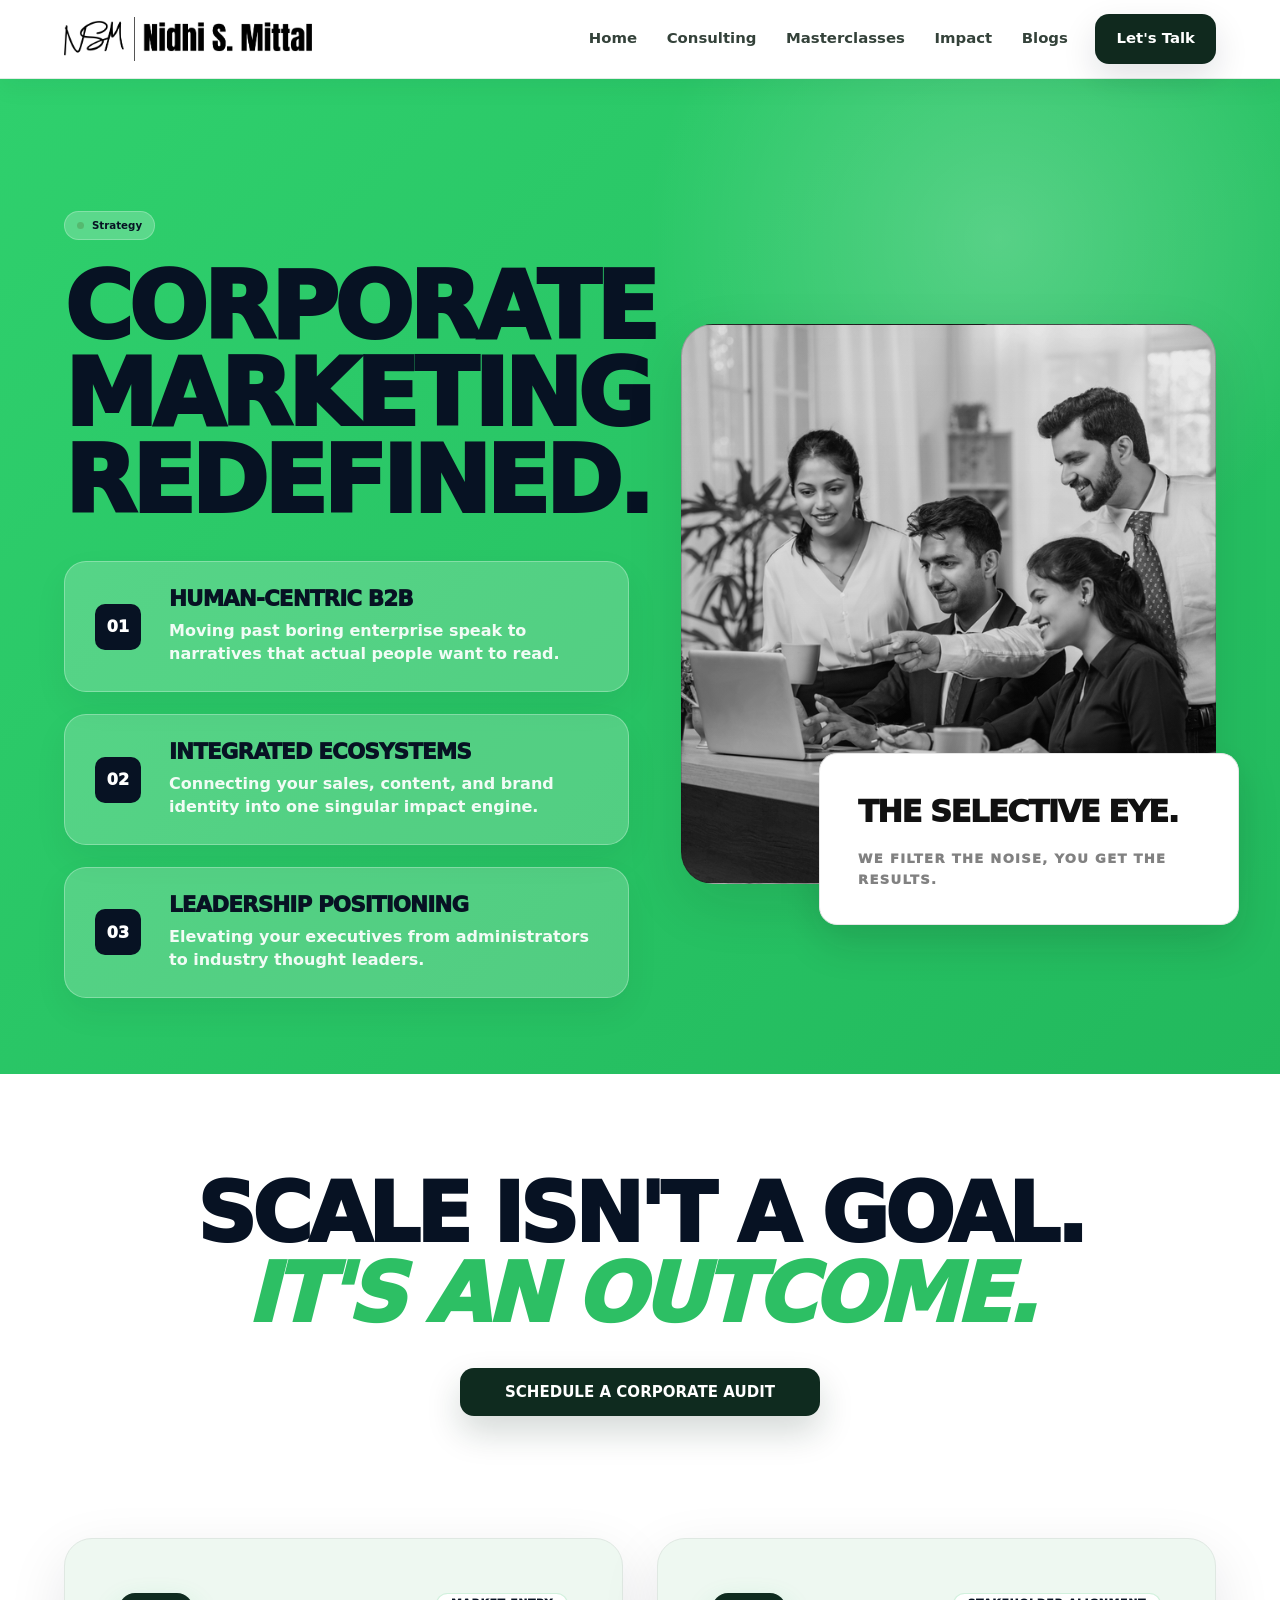
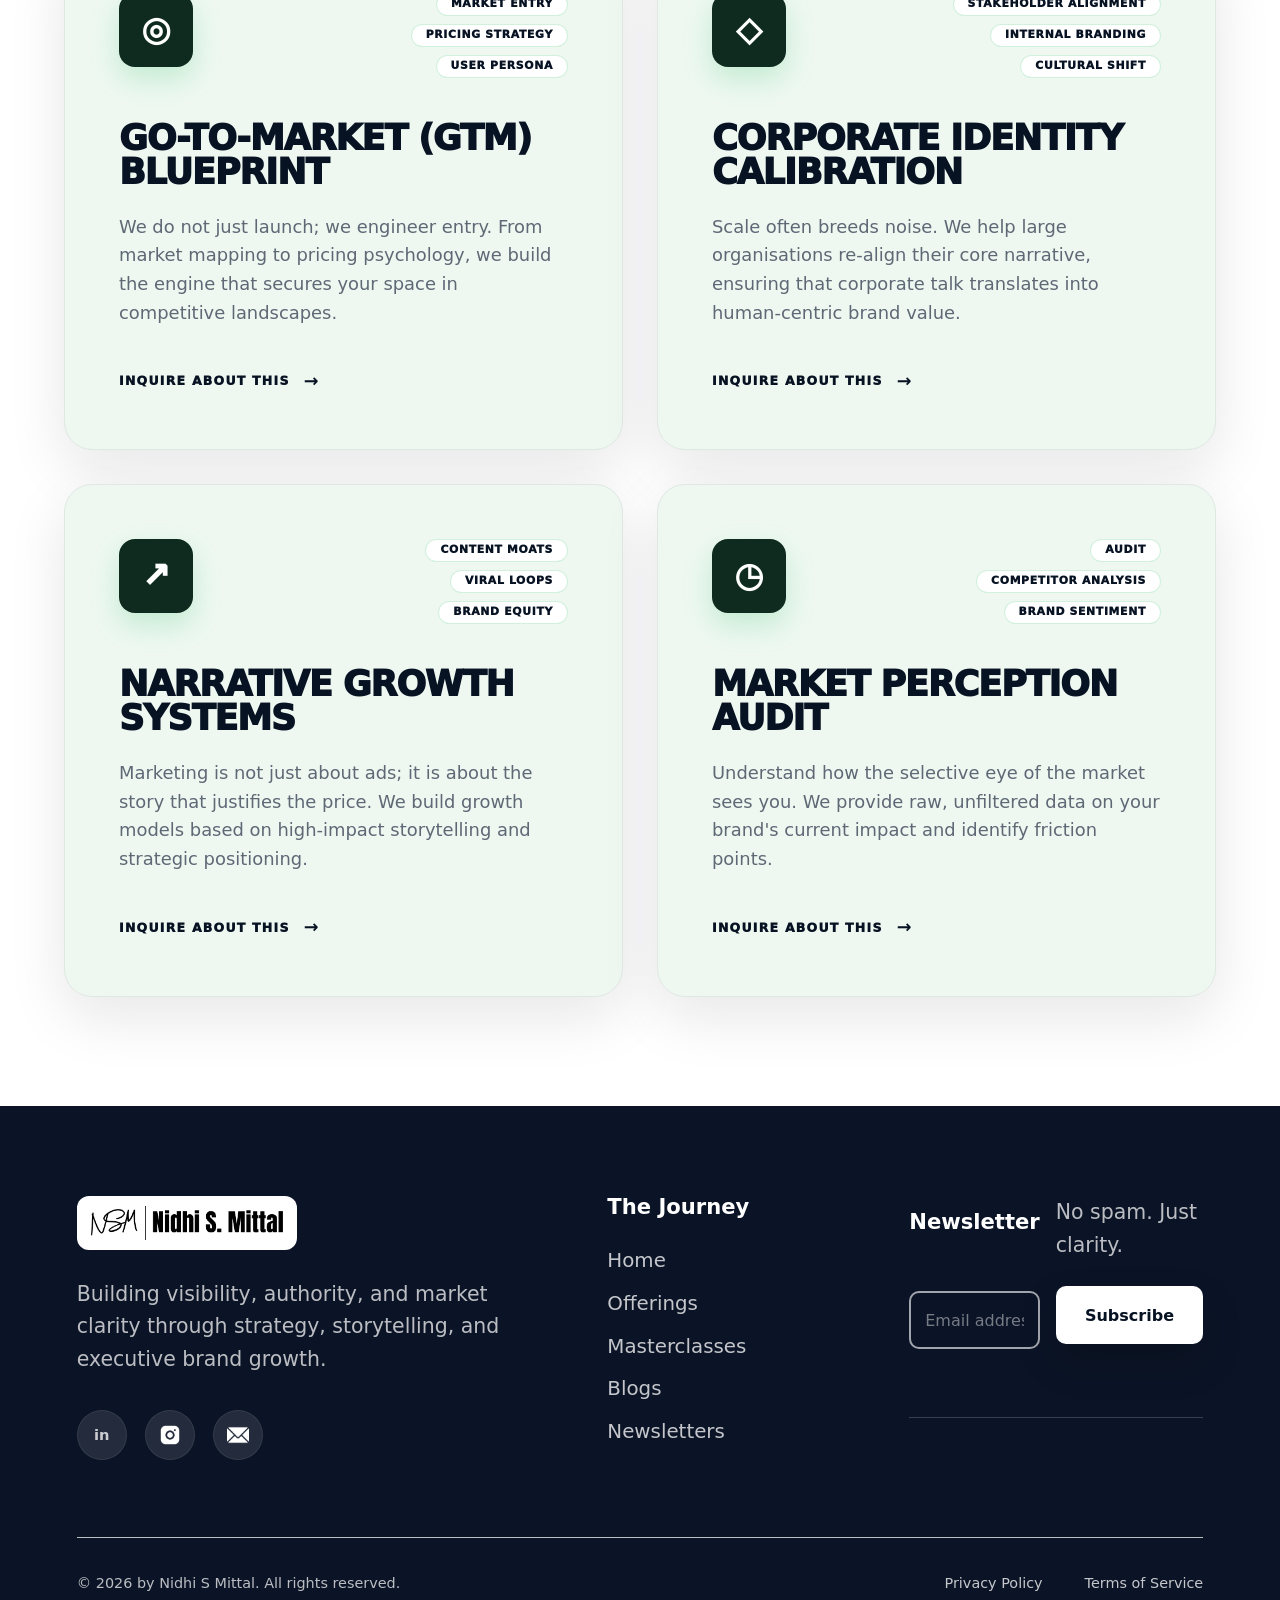
<file: strategy/index.html>
<!doctype html>
<html lang="en">
  <head>
    <meta charset="UTF-8" />
    <meta name="viewport" content="width=device-width, initial-scale=1.0" />
    <title>Strategy | Corporate Marketing Redefined</title>
    <meta
      name="description"
      content="Strategy with Nidhi S Mittal helps people and organisations turn scattered ideas into clear, credible brand direction."
    />
    <link rel="stylesheet" href="../styles.css?v=strategy-image" />
  </head>
  <body>
    <header class="site-header" data-header>
      <a class="brand-mark" href="../index.html" aria-label="Nidhi S Mittal home">
        <img src="../assets/nidhi-s-mittal-logo.png" alt="Nidhi S Mittal" />
      </a>
      <button class="menu-toggle" type="button" aria-label="Open navigation" data-menu-toggle>
        <span></span><span></span><span></span>
      </button>
      <nav class="site-nav" data-nav>
        <a href="../index.html">Home</a>
        <a href="../index.html#philosophy">Consulting</a>
        <a href="../masterclasses/">Masterclasses</a>
        <a href="../index.html#impact">Impact</a>
        <a href="../blogs.html">Blogs</a>
        <a class="nav-cta" href="../agency.html#work-with-us">Let's Talk</a>
      </nav>
    </header>

    <main class="program-page strategy-page strategy-refresh">
      <section class="strategy-showcase" aria-label="Corporate marketing strategy">
        <div class="strategy-showcase-copy">
          <span class="section-kicker">Strategy</span>
          <h1>Corporate marketing redefined.</h1>
          <div class="strategy-pillars">
            <article>
              <span>01</span>
              <div>
                <h2>Human-centric B2B</h2>
                <p>Moving past boring enterprise speak to narratives that actual people want to read.</p>
              </div>
            </article>
            <article>
              <span>02</span>
              <div>
                <h2>Integrated ecosystems</h2>
                <p>Connecting your sales, content, and brand identity into one singular impact engine.</p>
              </div>
            </article>
            <article>
              <span>03</span>
              <div>
                <h2>Leadership positioning</h2>
                <p>Elevating your executives from administrators to industry thought leaders.</p>
              </div>
            </article>
          </div>
        </div>
        <div class="strategy-visual" aria-label="Corporate strategy session">
          <div class="selective-eye-card">
            <strong>The selective eye.</strong>
            <span>We filter the noise, you get the results.</span>
          </div>
        </div>
      </section>

      <section class="strategy-audit-cta">
        <h2>Scale isn't a goal. <span>It's an outcome.</span></h2>
        <a class="button primary" href="mailto:reach@nidhimittal.com?subject=Schedule%20a%20Corporate%20Audit">Schedule a corporate audit</a>
      </section>

      <section class="strategy-services" aria-label="Corporate strategy services">
        <article>
          <div class="strategy-service-icon">◎</div>
          <div class="strategy-tags">
            <span>Market entry</span>
            <span>Pricing strategy</span>
            <span>User persona</span>
          </div>
          <h2>Go-to-market (GTM) blueprint</h2>
          <p>
            We do not just launch; we engineer entry. From market mapping to pricing
            psychology, we build the engine that secures your space in competitive landscapes.
          </p>
          <a href="mailto:reach@nidhimittal.com?subject=GTM%20Blueprint%20Enquiry">Inquire about this <b>→</b></a>
        </article>
        <article>
          <div class="strategy-service-icon">◇</div>
          <div class="strategy-tags">
            <span>Stakeholder alignment</span>
            <span>Internal branding</span>
            <span>Cultural shift</span>
          </div>
          <h2>Corporate identity calibration</h2>
          <p>
            Scale often breeds noise. We help large organisations re-align their core
            narrative, ensuring that corporate talk translates into human-centric brand value.
          </p>
          <a href="mailto:reach@nidhimittal.com?subject=Corporate%20Identity%20Calibration">Inquire about this <b>→</b></a>
        </article>
        <article>
          <div class="strategy-service-icon">↗</div>
          <div class="strategy-tags">
            <span>Content moats</span>
            <span>Viral loops</span>
            <span>Brand equity</span>
          </div>
          <h2>Narrative growth systems</h2>
          <p>
            Marketing is not just about ads; it is about the story that justifies the price.
            We build growth models based on high-impact storytelling and strategic positioning.
          </p>
          <a href="mailto:reach@nidhimittal.com?subject=Narrative%20Growth%20Systems">Inquire about this <b>→</b></a>
        </article>
        <article>
          <div class="strategy-service-icon">◷</div>
          <div class="strategy-tags">
            <span>Audit</span>
            <span>Competitor analysis</span>
            <span>Brand sentiment</span>
          </div>
          <h2>Market perception audit</h2>
          <p>
            Understand how the selective eye of the market sees you. We provide raw,
            unfiltered data on your brand's current impact and identify friction points.
          </p>
          <a href="mailto:reach@nidhimittal.com?subject=Market%20Perception%20Audit">Inquire about this <b>→</b></a>
        </article>
      </section>
    </main>

    <footer class="site-footer" id="contact">
      <div class="footer-main">
        <div class="footer-brand-block">
          <a class="brand-mark footer-brand" href="../index.html" aria-label="Nidhi S Mittal home">
            <img src="../assets/nidhi-s-mittal-logo.png" alt="Nidhi S Mittal" />
          </a>
          <p>Building visibility, authority, and market clarity through strategy, storytelling, and executive brand growth.</p>
          <div class="footer-socials" aria-label="Social links">
            <a href="https://www.linkedin.com/in/reachnidhi/" target="_blank" rel="noreferrer" aria-label="LinkedIn">in</a>
            <a href="https://www.instagram.com/reachnidhi/" target="_blank" rel="noreferrer" aria-label="Instagram"><img src="../assets/footer-instagram.png" alt="" /></a>
            <a href="mailto:reach@nidhimittal.com" aria-label="Email"><img src="../assets/footer-email.png" alt="" /></a>
          </div>
        </div>
        <nav class="footer-links" aria-label="Footer navigation">
          <h3>The Journey</h3>
          <a href="../index.html">Home</a>
          <a href="../agency.html">Offerings</a>
          <a href="../masterclasses/">Masterclasses</a>
          <a href="../blogs.html">Blogs</a>
          <a href="https://www.linkedin.com/newsletters/6964929938315489281/" target="_blank" rel="noreferrer">Newsletters</a>
        </nav>
        <form class="footer-newsletter" action="https://www.linkedin.com/newsletters/6964929938315489281/" target="_blank">
          <h3>Newsletter</h3>
          <p>No spam. Just clarity.</p>
          <label>
            <span>Email address</span>
            <input type="email" name="email" placeholder="Email address" />
          </label>
          <button type="submit">Subscribe</button>
        </form>
      </div>
      <div class="footer-bottom">
        <span>&copy; 2026 by Nidhi S Mittal. All rights reserved.</span>
        <div class="footer-legal">
          <a href="mailto:reach@nidhimittal.com?subject=Privacy%20Policy">Privacy Policy</a>
          <a href="mailto:reach@nidhimittal.com?subject=Terms%20of%20Service">Terms of Service</a>
        </div>
      </div>
    </footer>

    <script src="../script.js?v=premium-corporate-final"></script>
  </body>
</html>
</file>
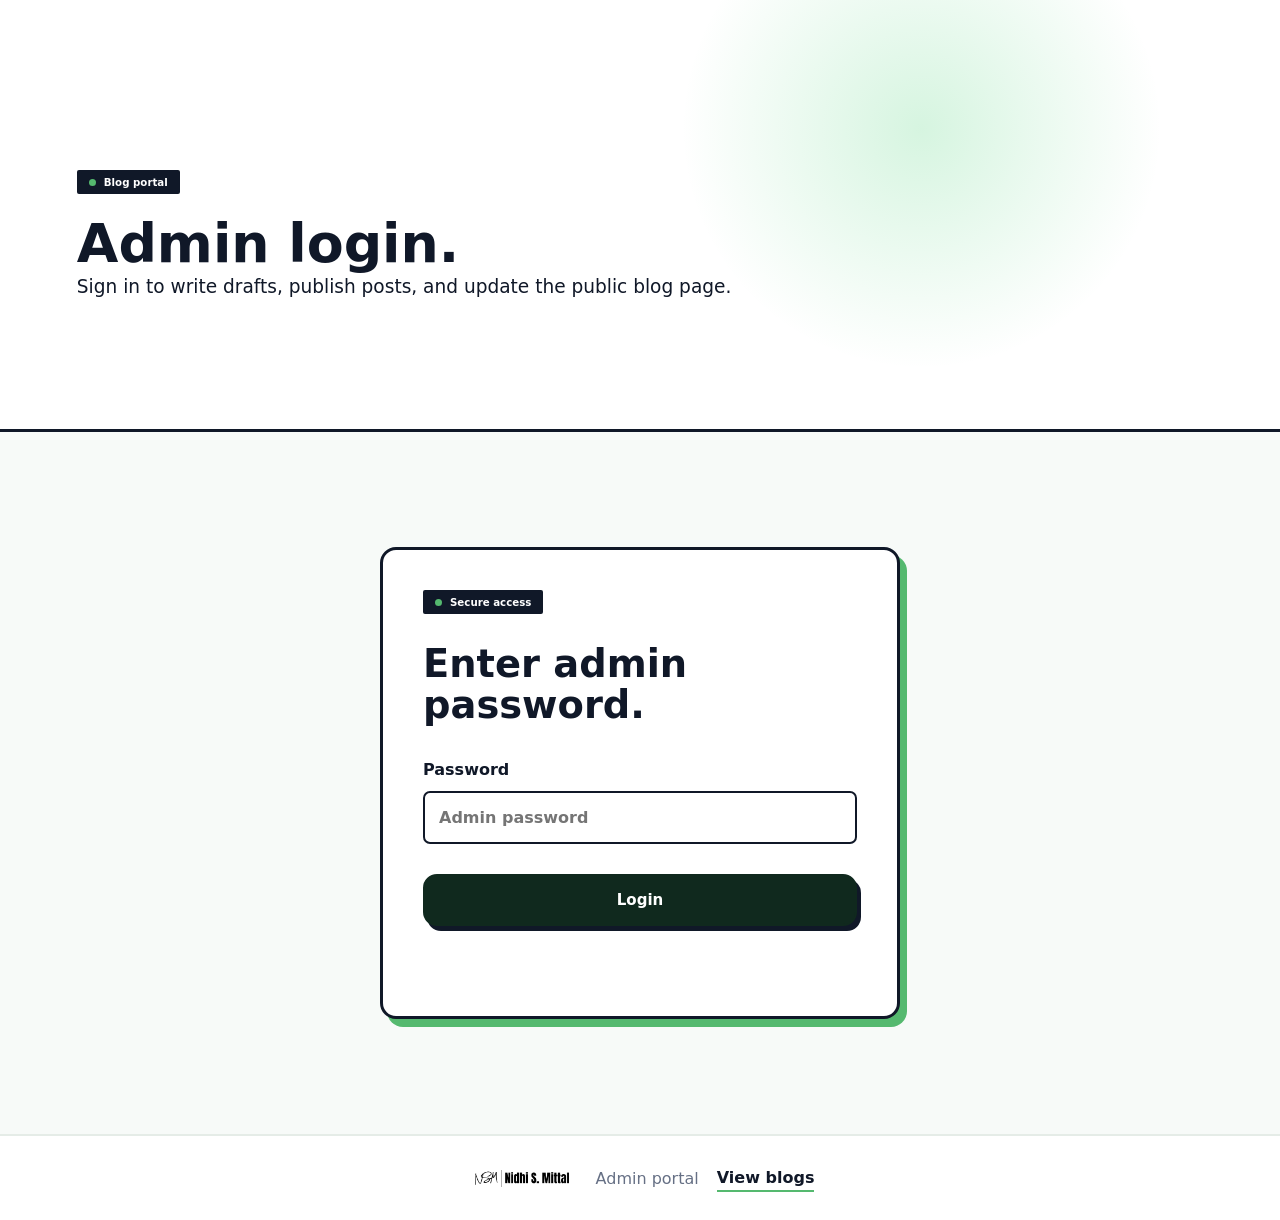
<file: admin.html>
<!doctype html>
<html lang="en">
  <head>
    <meta charset="UTF-8" />
    <meta name="viewport" content="width=device-width, initial-scale=1.0" />
    <title>Blog admin | Sattori Brand Awakening</title>
    <meta
      name="description"
      content="Write, draft, and publish Sattori blog posts from a simple local admin portal."
    />
    <link rel="stylesheet" href="styles.css" />
  </head>
  <body>
    <main class="admin-main">
      <section class="page-hero admin-hero">
        <div>
          <p class="eyebrow">Blog portal</p>
          <h1>Admin login.</h1>
          <p>
            Sign in to write drafts, publish posts, and update the public blog page.
          </p>
        </div>
      </section>

      <section class="section admin-login-section" data-admin-login-panel>
        <form class="admin-login" data-admin-login-form>
          <span class="section-kicker">Secure access</span>
          <h2>Enter admin password.</h2>
          <label>
            <span>Password</span>
            <input name="password" type="password" placeholder="Admin password" autocomplete="current-password" required />
          </label>
          <button class="button primary" type="submit">Login</button>
          <p data-login-message aria-live="polite"></p>
        </form>
      </section>

      <section class="section admin-shell" data-admin-content hidden>
        <form class="admin-editor" data-blog-admin-form>
          <input type="hidden" name="id" />
          <div class="field-grid">
            <label>
              <span>Title</span>
              <input name="title" type="text" placeholder="Blog title" required />
            </label>
            <label>
              <span>Category</span>
              <select name="category" required>
                <option value="marketing">Marketing mastery</option>
                <option value="brand">Personal brand building</option>
                <option value="journal">Nidhi's journal entries</option>
              </select>
            </label>
          </div>
          <label>
            <span>Excerpt</span>
            <textarea name="excerpt" rows="4" placeholder="Short summary for the blog card" required></textarea>
          </label>
          <label>
            <span>Full blog</span>
            <textarea name="body" rows="9" placeholder="Write the full blog here. Use blank lines for paragraphs." required></textarea>
          </label>
          <div class="admin-actions">
            <button class="button secondary" type="submit" name="status" value="draft">Save draft</button>
            <button class="button primary" type="submit" name="status" value="published">Publish</button>
            <button class="text-link" type="button" data-blog-reset>Clear form</button>
          </div>
          <p data-admin-message aria-live="polite"></p>
        </form>

        <aside class="admin-panel">
          <div class="section-heading compact">
            <span class="section-kicker">Published and drafts</span>
            <h2>Manage posts.</h2>
            <p>Published posts appear on the public blog page. Drafts stay here until you publish them.</p>
            <button class="text-link" type="button" data-admin-logout>Logout</button>
          </div>
          <div class="admin-post-list" data-admin-posts></div>
        </aside>
      </section>
    </main>

    <footer class="admin-footer">
      <a class="brand-mark footer-brand" href="index.html" aria-label="Nidhi S Mittal home">
        <img src="assets/nidhi-s-mittal-logo.png" alt="Nidhi S Mittal" />
      </a>
      <span>Admin portal</span>
      <a href="blogs.html">View blogs</a>
    </footer>

    <script src="script.js"></script>
  </body>
</html>
</file>
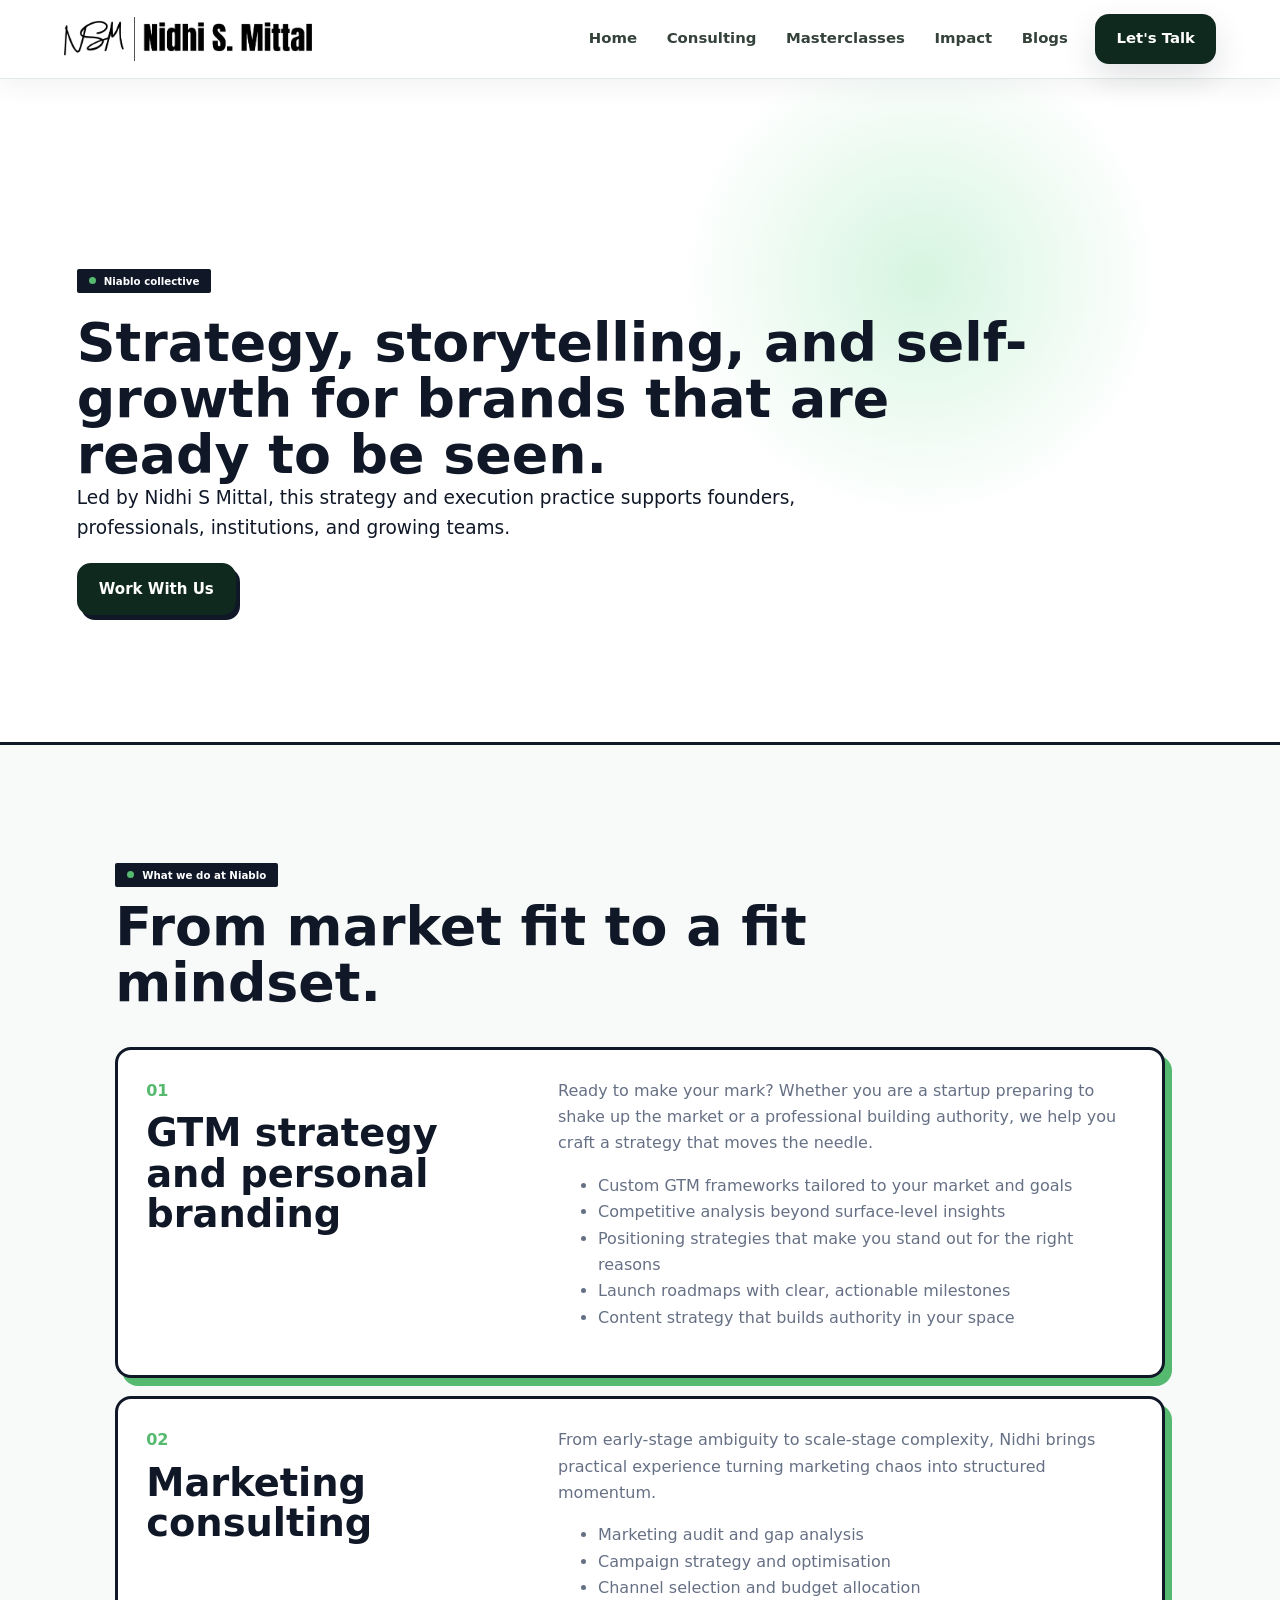
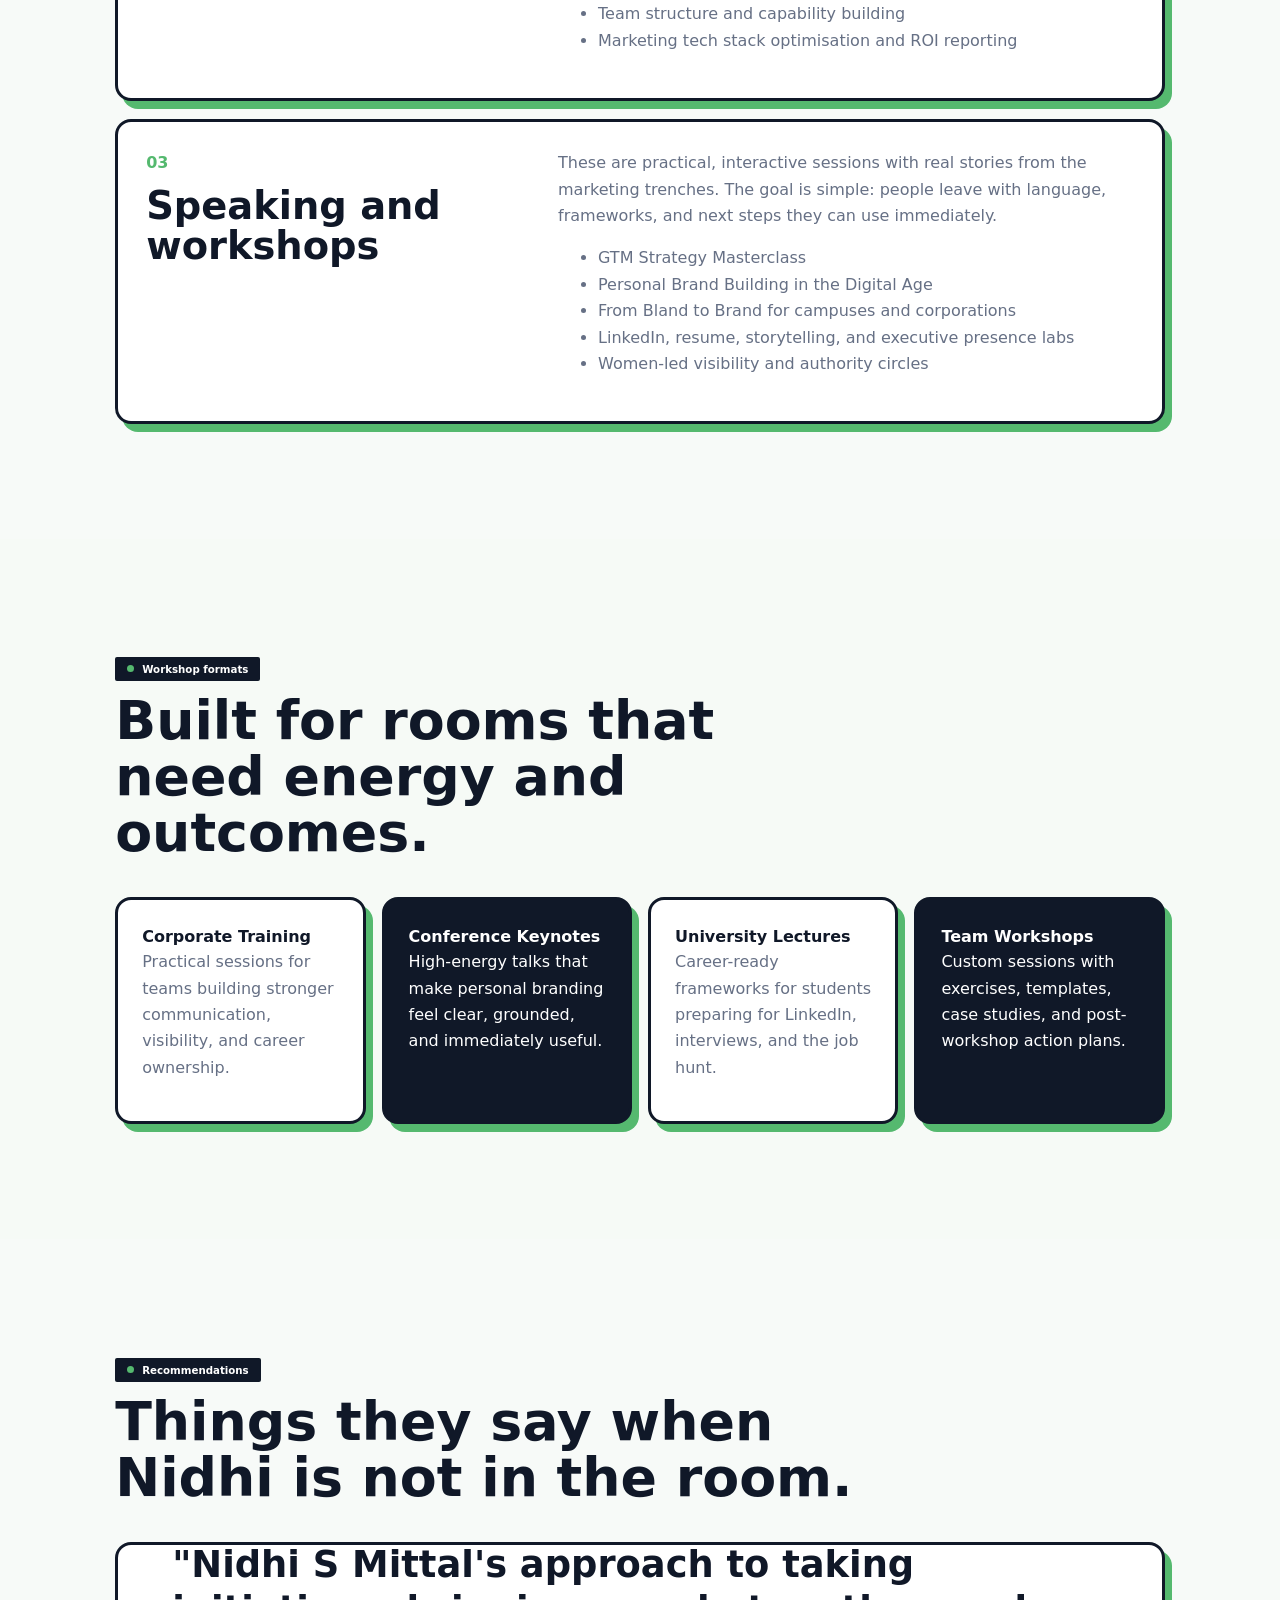
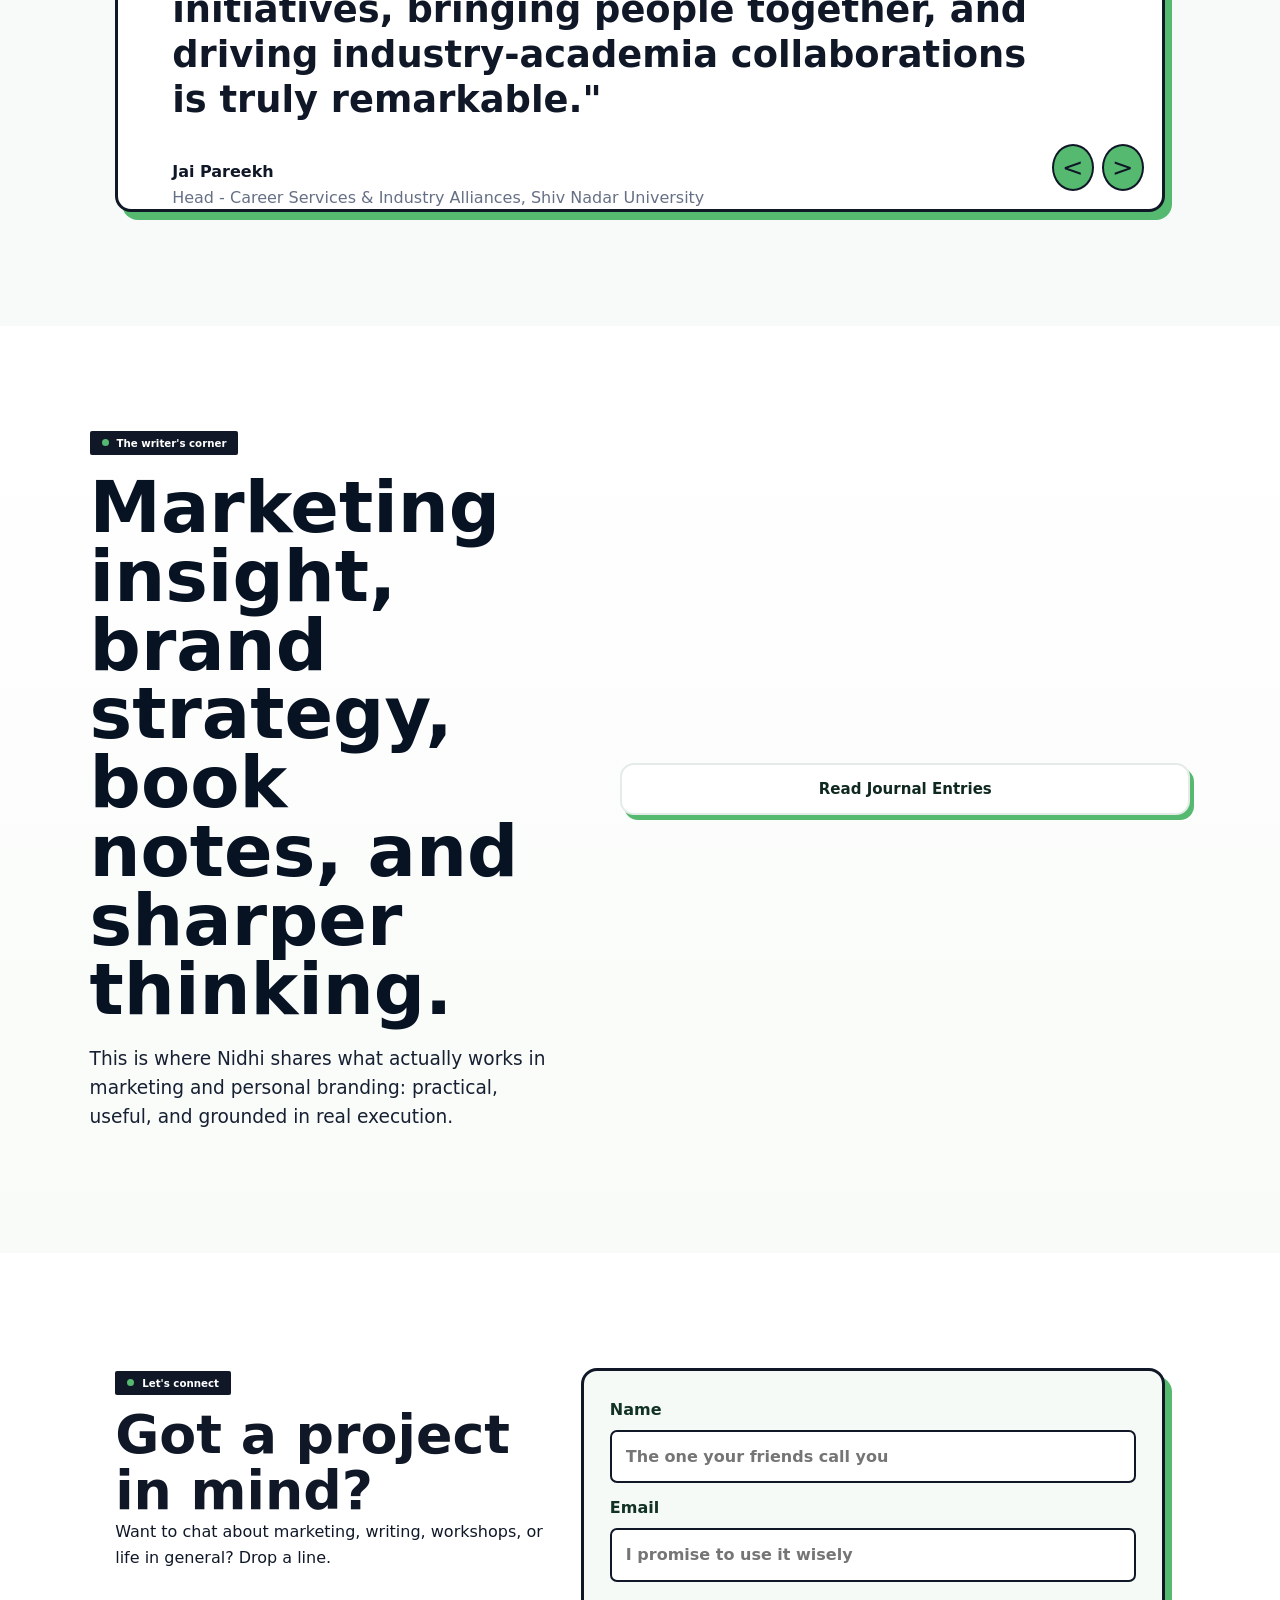
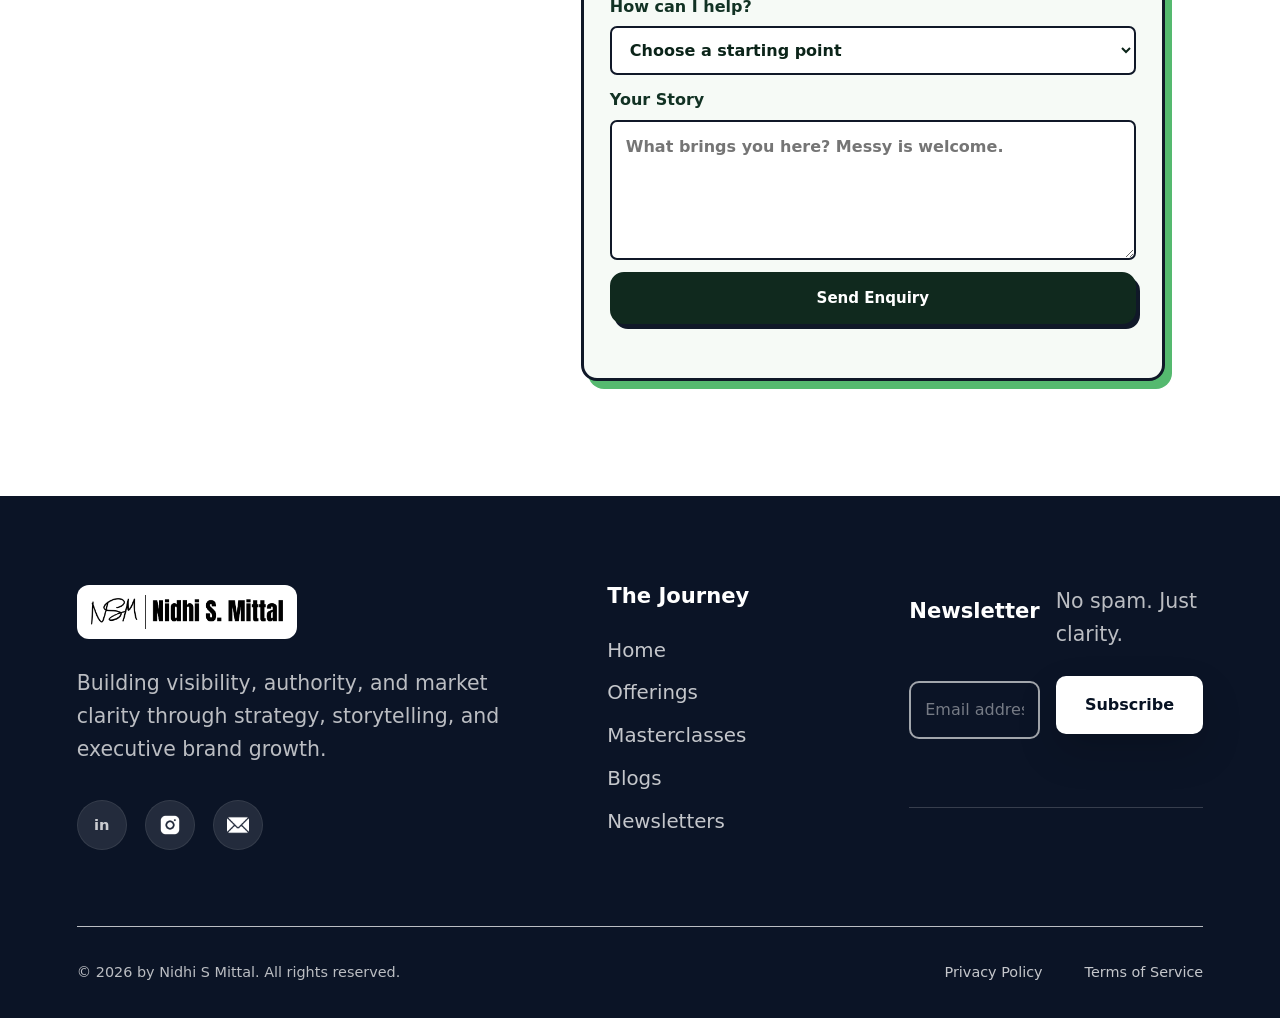
<file: agency.html>
<!doctype html>
<html lang="en">
  <head>
    <meta charset="UTF-8" />
    <meta name="viewport" content="width=device-width, initial-scale=1.0" />
    <title>Consulting | Nidhi S Mittal</title>
    <meta
      name="description"
      content="Nidhi S Mittal offers GTM strategy, personal branding, marketing consulting, speaking, and workshops for founders, professionals, and organisations."
    />
    <link rel="stylesheet" href="styles.css?v=premium-corporate-final" />
  </head>
  <body>
    <header class="site-header" data-header>
      <a class="brand-mark" href="index.html" aria-label="Nidhi S Mittal home">
        <img src="assets/nidhi-s-mittal-logo.png" alt="Nidhi S Mittal" />
      </a>
      <button class="menu-toggle" type="button" aria-label="Open navigation" data-menu-toggle>
        <span></span><span></span><span></span>
      </button>
      <nav class="site-nav" data-nav>
        <a href="index.html">Home</a>
        <a href="index.html#philosophy">Consulting</a>
        <a href="masterclasses/">Masterclasses</a>
        <a href="index.html#impact">Impact</a>
        <a href="blogs.html">Blogs</a>
        <a class="nav-cta" href="#work-with-us">Let's Talk</a>
      </nav>
    </header>

    <main>
      <section class="page-hero agency-hero">
        <div>
          <p class="eyebrow">Niablo collective</p>
          <h1>Strategy, storytelling, and self-growth for brands that are ready to be seen.</h1>
          <p>
            Led by Nidhi S Mittal, this strategy and execution practice supports founders,
            professionals, institutions, and growing teams.
          </p>
          <a class="button primary" href="#work-with-us">Work With Us</a>
        </div>
      </section>

      <section class="section">
        <div class="section-heading compact">
          <span class="section-kicker">What we do at Niablo</span>
          <h2>From market fit to a fit mindset.</h2>
        </div>
        <div class="service-stack">
          <article class="service-row" id="gtm">
            <div>
              <span>01</span>
              <h3>GTM strategy and personal branding</h3>
            </div>
            <div>
              <p>
                Ready to make your mark? Whether you are a startup preparing to shake up the market
                or a professional building authority, we help you craft a strategy that moves the needle.
              </p>
              <ul>
                <li>Custom GTM frameworks tailored to your market and goals</li>
                <li>Competitive analysis beyond surface-level insights</li>
                <li>Positioning strategies that make you stand out for the right reasons</li>
                <li>Launch roadmaps with clear, actionable milestones</li>
                <li>Content strategy that builds authority in your space</li>
              </ul>
            </div>
          </article>
          <article class="service-row" id="consulting">
            <div>
              <span>02</span>
              <h3>Marketing consulting</h3>
            </div>
            <div>
              <p>
                From early-stage ambiguity to scale-stage complexity, Nidhi brings practical experience
                turning marketing chaos into structured momentum.
              </p>
              <ul>
                <li>Marketing audit and gap analysis</li>
                <li>Campaign strategy and optimisation</li>
                <li>Channel selection and budget allocation</li>
                <li>Team structure and capability building</li>
                <li>Marketing tech stack optimisation and ROI reporting</li>
              </ul>
            </div>
          </article>
          <article class="service-row" id="workshops">
            <div>
              <span>03</span>
              <h3>Speaking and workshops</h3>
            </div>
            <div>
              <p>
                These are practical, interactive sessions with real stories from the marketing trenches.
                The goal is simple: people leave with language, frameworks, and next steps they can use immediately.
              </p>
              <ul>
                <li>GTM Strategy Masterclass</li>
                <li>Personal Brand Building in the Digital Age</li>
                <li>From Bland to Brand for campuses and corporations</li>
                <li>LinkedIn, resume, storytelling, and executive presence labs</li>
                <li>Women-led visibility and authority circles</li>
              </ul>
            </div>
          </article>
        </div>
      </section>

      <section class="section muted">
        <div class="section-heading compact">
          <span class="section-kicker">Workshop formats</span>
          <h2>Built for rooms that need energy and outcomes.</h2>
        </div>
        <div class="format-grid">
          <article>
            <strong>Corporate Training</strong>
            <p>Practical sessions for teams building stronger communication, visibility, and career ownership.</p>
          </article>
          <article>
            <strong>Conference Keynotes</strong>
            <p>High-energy talks that make personal branding feel clear, grounded, and immediately useful.</p>
          </article>
          <article>
            <strong>University Lectures</strong>
            <p>Career-ready frameworks for students preparing for LinkedIn, interviews, and the job hunt.</p>
          </article>
          <article>
            <strong>Team Workshops</strong>
            <p>Custom sessions with exercises, templates, case studies, and post-workshop action plans.</p>
          </article>
        </div>
      </section>

      <section class="section recommendations">
        <div class="section-heading compact">
          <span class="section-kicker">Recommendations</span>
          <h2>Things they say when Nidhi is not in the room.</h2>
        </div>
        <div class="recommendation-slider" data-slider>
          <article class="recommendation active">
            <p>"Nidhi S Mittal's approach to taking initiatives, bringing people together, and driving industry-academia collaborations is truly remarkable."</p>
            <strong>Jai Pareekh</strong><span>Head - Career Services & Industry Alliances, Shiv Nadar University</span>
          </article>
          <article class="recommendation">
            <p>"Her ability to connect people, create opportunities, and drive impactful initiatives is truly commendable."</p>
            <strong>Nav Dutta</strong><span>Head - Career Development & Corporate Relations (US), Hult International Business School</span>
          </article>
          <article class="recommendation">
            <p>"She is a natural leader, a strategic thinker, and a true driver of profitability."</p>
            <strong>Argha Bose</strong><span>Ex-General Manager, Tata Advanced Systems</span>
          </article>
          <article class="recommendation">
            <p>"Integrity and transparency define Nidhi S Mittal's approach to professional relationships."</p>
            <strong>Abhinav Dagur</strong><span>President, FinSpectra USA</span>
          </article>
          <div class="slider-controls">
            <button type="button" aria-label="Previous recommendation" data-prev>&lt;</button>
            <button type="button" aria-label="Next recommendation" data-next>&gt;</button>
          </div>
        </div>
      </section>

      <section class="section writer-corner">
        <div>
          <span class="section-kicker">The writer's corner</span>
          <h2>Marketing insight, brand strategy, book notes, and sharper thinking.</h2>
          <p>
            This is where Nidhi shares what actually works in marketing and personal branding:
            practical, useful, and grounded in real execution.
          </p>
        </div>
        <a class="button secondary" href="blogs.html#journal">Read Journal Entries</a>
      </section>

      <section class="section contact-panel" id="work-with-us">
        <div>
          <span class="section-kicker">Let's connect</span>
          <h2>Got a project in mind?</h2>
          <p>Want to chat about marketing, writing, workshops, or life in general? Drop a line.</p>
        </div>
        <form class="contact-form" data-contact-form>
          <label>
            Name
            <input type="text" name="name" placeholder="The one your friends call you" required />
          </label>
          <label>
            Email
            <input type="email" name="email" placeholder="I promise to use it wisely" required />
          </label>
          <label>
            How can I help?
            <select name="service" required>
              <option value="">Choose a starting point</option>
              <option>Personal branding workshop</option>
              <option>GTM or marketing consulting</option>
              <option>Invite Nidhi to speak</option>
              <option>Join the community</option>
            </select>
          </label>
          <label>
            Your Story
            <textarea name="message" placeholder="What brings you here? Messy is welcome." required></textarea>
          </label>
          <button class="button primary" type="submit">Send Enquiry</button>
          <p data-contact-message aria-live="polite"></p>
        </form>
      </section>
    </main>

    <footer class="site-footer" id="contact">
      <div class="footer-main">
        <div class="footer-brand-block">
          <a class="brand-mark footer-brand" href="index.html" aria-label="Nidhi S Mittal home">
            <img src="assets/nidhi-s-mittal-logo.png" alt="Nidhi S Mittal" />
          </a>
          <p>Building visibility, authority, and market clarity through strategy, storytelling, and executive brand growth.</p>
          <div class="footer-socials" aria-label="Social links">
            <a href="https://www.linkedin.com/in/reachnidhi/" target="_blank" rel="noreferrer" aria-label="LinkedIn">in</a>
            <a href="https://www.instagram.com/reachnidhi/" target="_blank" rel="noreferrer" aria-label="Instagram"><img src="assets/footer-instagram.png" alt="" /></a>
            <a href="mailto:reach@nidhimittal.com" aria-label="Email"><img src="assets/footer-email.png" alt="" /></a>
          </div>
        </div>
        <nav class="footer-links" aria-label="Footer navigation">
          <h3>The Journey</h3>
          <a href="index.html">Home</a>
          <a href="agency.html">Offerings</a>
          <a href="masterclasses/">Masterclasses</a>
          <a href="blogs.html">Blogs</a>
          <a href="https://www.linkedin.com/newsletters/6964929938315489281/" target="_blank" rel="noreferrer">Newsletters</a>
        </nav>
        <form class="footer-newsletter" action="https://www.linkedin.com/newsletters/6964929938315489281/" target="_blank">
          <h3>Newsletter</h3>
          <p>No spam. Just clarity.</p>
          <label>
            <span>Email address</span>
            <input type="email" name="email" placeholder="Email address" />
          </label>
          <button type="submit">Subscribe</button>
        </form>
      </div>
      <div class="footer-bottom">
        <span>&copy; 2026 by Nidhi S Mittal. All rights reserved.</span>
        <div class="footer-legal">
          <a href="mailto:reach@nidhimittal.com?subject=Privacy%20Policy">Privacy Policy</a>
          <a href="mailto:reach@nidhimittal.com?subject=Terms%20of%20Service">Terms of Service</a>
        </div>
      </div>
    </footer>

    <script src="script.js?v=premium-corporate-final"></script>
  </body>
</html>
</file>
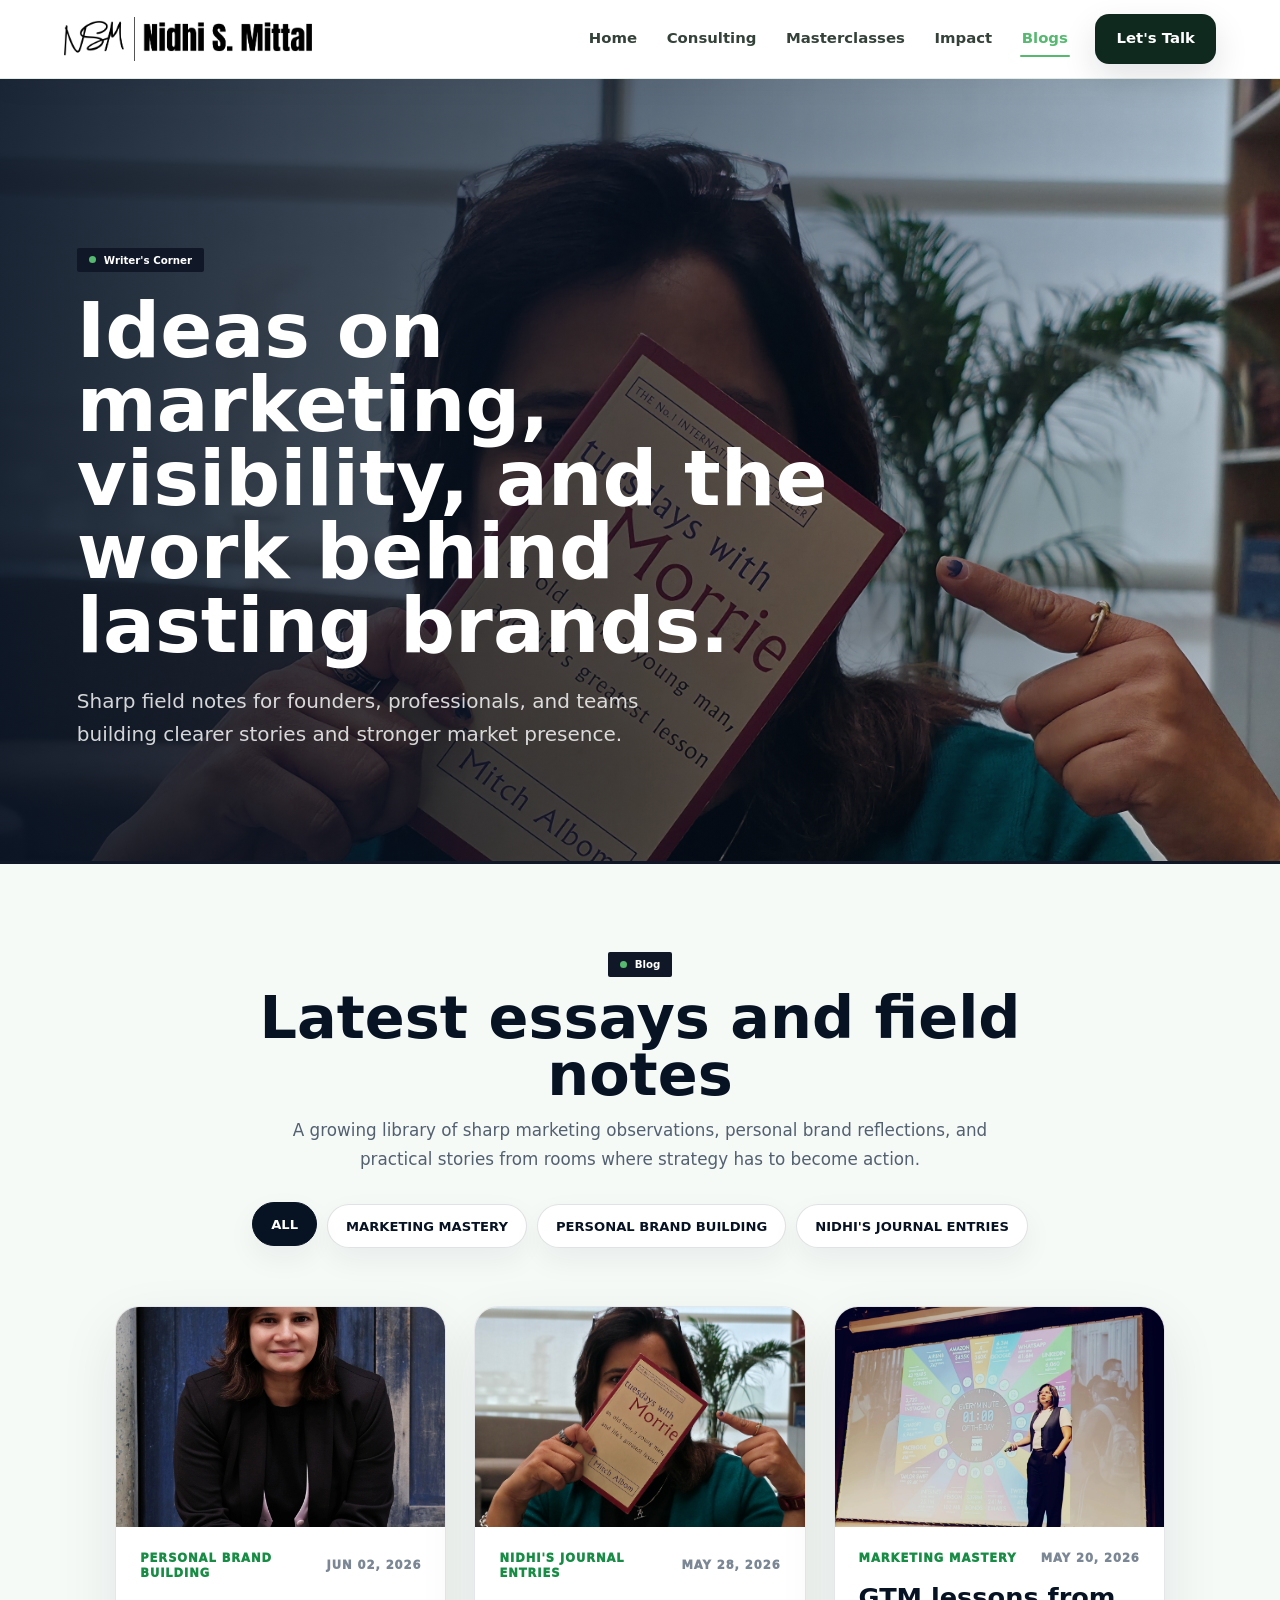
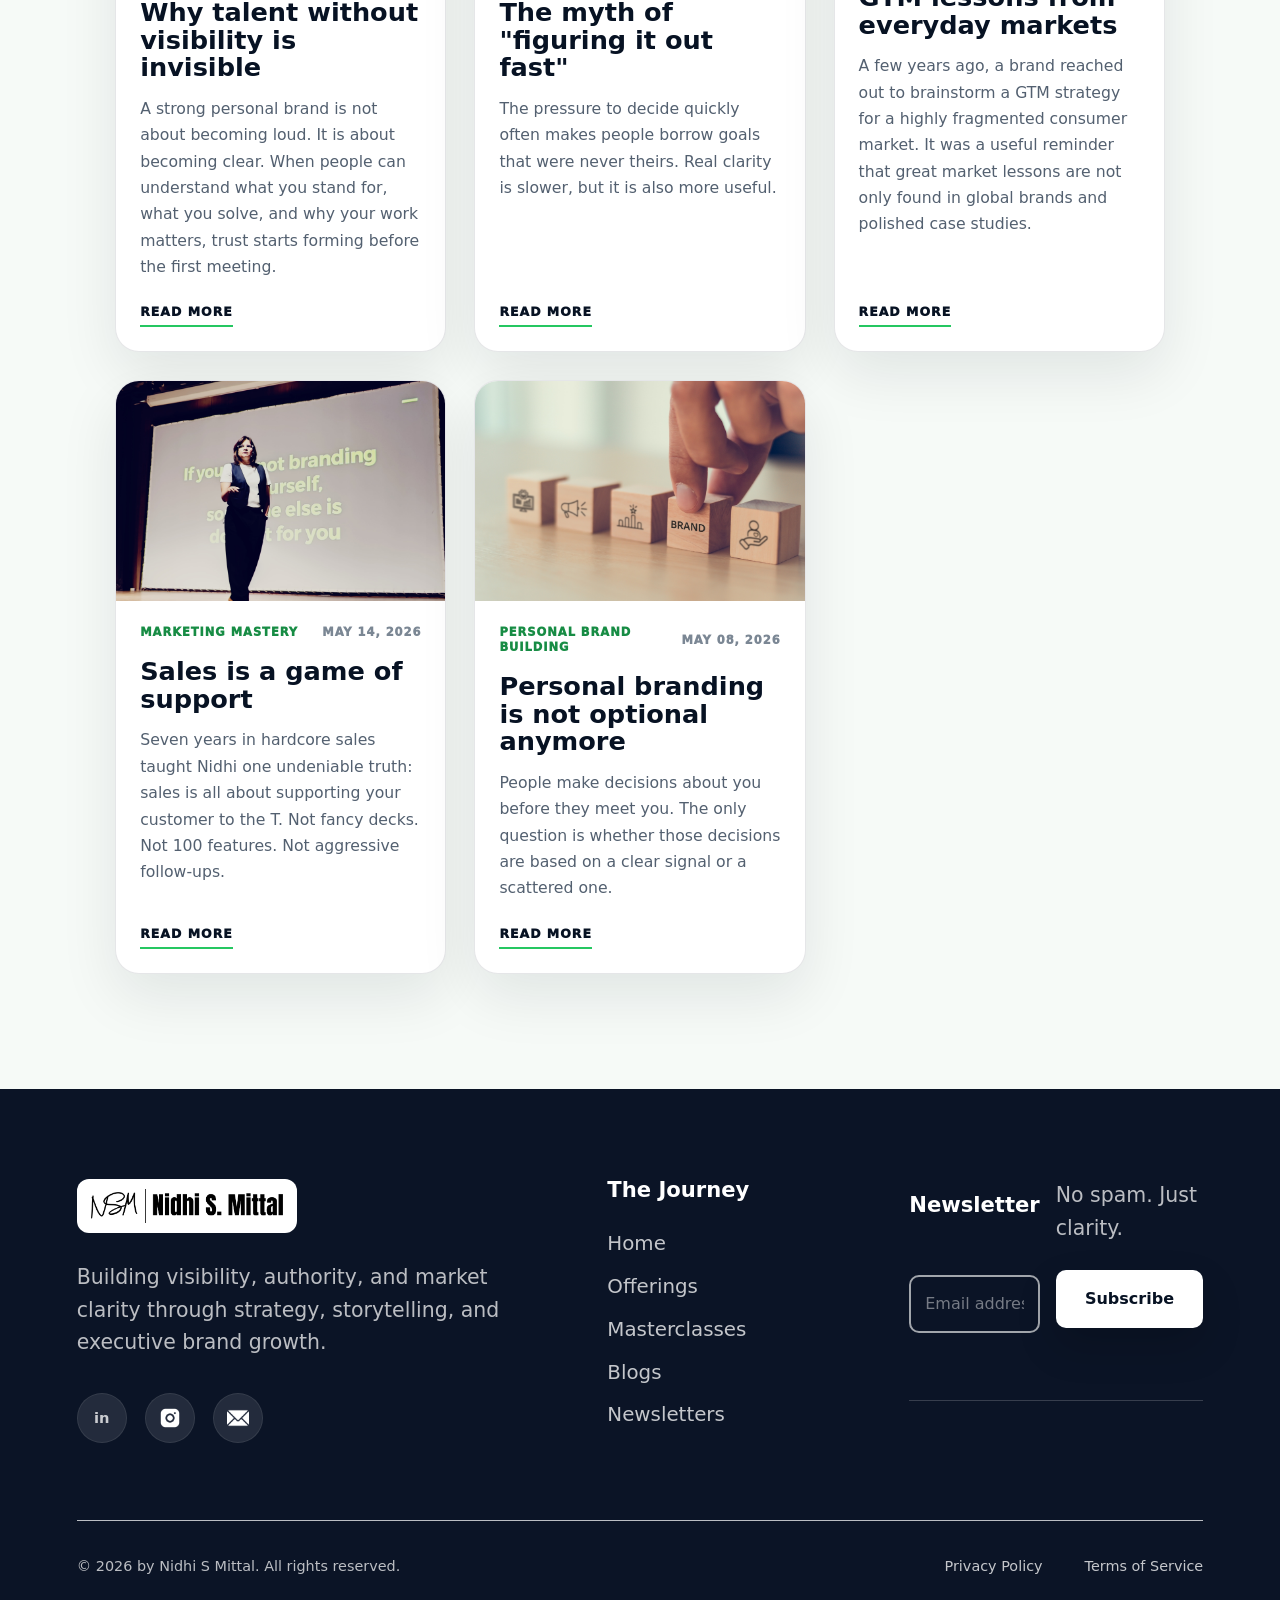
<file: blogs.html>
<!doctype html>
<html lang="en">
  <head>
    <meta charset="UTF-8" />
    <meta name="viewport" content="width=device-width, initial-scale=1.0" />
    <title>Writer's Corner | Nidhi S Mittal</title>
    <meta
      name="description"
      content="Read Nidhi S Mittal's insights on marketing mastery, personal branding, GTM strategy, and professional growth."
    />
    <link rel="stylesheet" href="styles.css?v=premium-corporate-final" />
  </head>
  <body>
    <header class="site-header" data-header>
      <a class="brand-mark" href="index.html" aria-label="Nidhi S Mittal home">
        <img src="assets/nidhi-s-mittal-logo.png" alt="Nidhi S Mittal" />
      </a>
      <button class="menu-toggle" type="button" aria-label="Open navigation" data-menu-toggle>
        <span></span><span></span><span></span>
      </button>
      <nav class="site-nav" data-nav>
        <a href="index.html">Home</a>
        <a href="index.html#philosophy">Consulting</a>
        <a href="masterclasses/">Masterclasses</a>
        <a href="index.html#impact">Impact</a>
        <a href="blogs.html" aria-current="page">Blogs</a>
        <a class="nav-cta" href="agency.html#work-with-us">Let's Talk</a>
      </nav>
    </header>

    <main class="blogs-page">
      <section class="page-hero blogs-hero">
        <div>
          <p class="eyebrow">Writer's Corner</p>
          <h1>Ideas on marketing, visibility, and the work behind lasting brands.</h1>
          <p>Sharp field notes for founders, professionals, and teams building clearer stories and stronger market presence.</p>
        </div>
      </section>

      <section class="section writer-blog-section" aria-label="Blog section">
        <span class="section-kicker">Blog</span>
        <h2>Latest essays and field notes</h2>
        <p>
          A growing library of sharp marketing observations, personal brand reflections,
          and practical stories from rooms where strategy has to become action.
        </p>
      </section>

      <section class="section blog-controls">
        <div class="filter-row" role="group" aria-label="Blog categories">
          <button class="filter active" type="button" data-filter="all">All</button>
          <button class="filter" type="button" data-filter="marketing">Marketing mastery</button>
          <button class="filter" type="button" data-filter="brand">Personal brand building</button>
          <button class="filter" type="button" data-filter="journal">Nidhi's journal entries</button>
        </div>
      </section>

      <section class="section article-list" id="journal" data-blog-list>
        <div class="live-posts" data-live-posts aria-live="polite"></div>
        <article class="article-card" id="visibility" data-category="brand">
          <figure class="article-card-image">
            <img src="assets/nidhi-s-mittal.jpg" alt="Nidhi S Mittal portrait" />
          </figure>
          <div class="article-meta">
            <span>Personal brand building</span>
            <time datetime="2026-06-02">Jun 02, 2026</time>
          </div>
          <h2>Why talent without visibility is invisible</h2>
          <p>
            A strong personal brand is not about becoming loud. It is about becoming clear. When people can understand
            what you stand for, what you solve, and why your work matters, trust starts forming before the first meeting.
          </p>
          <button class="text-link" type="button" data-expand>Read More</button>
          <div class="article-more">
            <p>
              Start with three anchors: your credibility, your point of view, and your proof. Then show up consistently
              in places where opportunity already looks for people like you: LinkedIn, interviews, introductions,
              industry rooms, and the conversations your future clients or employers already trust.
            </p>
          </div>
        </article>

        <article class="article-card" id="figuring-out-fast" data-category="journal">
          <figure class="article-card-image">
            <img src="assets/person-author.jpg" alt="Nidhi holding a book" />
          </figure>
          <div class="article-meta">
            <span>Nidhi's journal entries</span>
            <time datetime="2026-05-28">May 28, 2026</time>
          </div>
          <h2>The myth of "figuring it out fast"</h2>
          <p>
            The pressure to decide quickly often makes people borrow goals that were never theirs. Real clarity is slower,
            but it is also more useful.
          </p>
          <button class="text-link" type="button" data-expand>Read More</button>
          <div class="article-more">
            <p>
              The work begins by asking better questions: What are you already good at? Where do people already
              trust you? What story are you accidentally telling right now? What story would help people understand you better?
            </p>
          </div>
        </article>

        <article class="article-card" id="golgappa" data-category="marketing">
          <figure class="article-card-image">
            <img src="assets/hero-nidhi-stage-2.jpg" alt="Nidhi speaking at a marketing session" />
          </figure>
          <div class="article-meta">
            <span>Marketing mastery</span>
            <time datetime="2026-05-20">May 20, 2026</time>
          </div>
          <h2>GTM lessons from everyday markets</h2>
          <p>
            A few years ago, a brand reached out to brainstorm a GTM strategy for a highly fragmented consumer market.
            It was a useful reminder that great market lessons are not only found in global brands and polished case studies.
          </p>
          <button class="text-link" type="button" data-expand>Read More</button>
          <div class="article-more">
            <p>
              Everyday markets often reveal the fundamentals clearly: regional customisation, accessible pricing,
              disciplined distribution, and a loyal customer base built through repeat trust.
            </p>
            <p>
              It is also experiential marketing at its finest: the assembly, the crunch, the burst of flavour, and the
              word-of-mouth that has travelled through generations. If a humble street food can capture a nation, imagine
              what a sharp GTM strategy can do for your product.
            </p>
          </div>
        </article>

        <article class="article-card" id="sales-support" data-category="marketing">
          <figure class="article-card-image">
            <img src="assets/hero-nidhi-stage-1.jpg" alt="Nidhi presenting on stage" />
          </figure>
          <div class="article-meta">
            <span>Marketing mastery</span>
            <time datetime="2026-05-14">May 14, 2026</time>
          </div>
          <h2>Sales is a game of support</h2>
          <p>
            Seven years in hardcore sales taught Nidhi one undeniable truth: sales is all about supporting your customer to the T.
            Not fancy decks. Not 100 features. Not aggressive follow-ups.
          </p>
          <button class="text-link" type="button" data-expand>Read More</button>
          <div class="article-more">
            <p>
              Every buyer has one question running through their mind: "Will I be fine?" If they do not believe you will
              make their life easier, they will not buy. Buyers today are drowning in options, and the real separator is trust.
            </p>
            <p>
              Be proactive. Map your solution to the actual problem. Clearly show why you are better or different. Set
              boundaries, but show up when it matters. Make it easy to say yes by simplifying pricing, approvals, and
              unnecessary steps. Sales is not pushing. It is guiding.
            </p>
          </div>
        </article>

        <article class="article-card" data-category="brand">
          <figure class="article-card-image">
            <img src="assets/brand-awakening-blocks.jpg" alt="Wooden brand blocks on a desk" />
          </figure>
          <div class="article-meta">
            <span>Personal brand building</span>
            <time datetime="2026-05-08">May 08, 2026</time>
          </div>
          <h2>Personal branding is not optional anymore</h2>
          <p>
            People make decisions about you before they meet you. The only question is whether those decisions are based
            on a clear signal or a scattered one.
          </p>
          <button class="text-link" type="button" data-expand>Read More</button>
          <div class="article-more">
            <p>
              A practical brand does not need a performance. It needs alignment between your expertise, your language,
              your platforms, and your proof. That is where opportunities begin to compound.
            </p>
          </div>
        </article>
      </section>

    </main>

    <footer class="site-footer" id="contact">
      <div class="footer-main">
        <div class="footer-brand-block">
          <a class="brand-mark footer-brand" href="index.html" aria-label="Nidhi S Mittal home">
            <img src="assets/nidhi-s-mittal-logo.png" alt="Nidhi S Mittal" />
          </a>
          <p>Building visibility, authority, and market clarity through strategy, storytelling, and executive brand growth.</p>
          <div class="footer-socials" aria-label="Social links">
            <a href="https://www.linkedin.com/in/reachnidhi/" target="_blank" rel="noreferrer" aria-label="LinkedIn">in</a>
            <a href="https://www.instagram.com/reachnidhi/" target="_blank" rel="noreferrer" aria-label="Instagram"><img src="assets/footer-instagram.png" alt="" /></a>
            <a href="mailto:reach@nidhimittal.com" aria-label="Email"><img src="assets/footer-email.png" alt="" /></a>
          </div>
        </div>
        <nav class="footer-links" aria-label="Footer navigation">
          <h3>The Journey</h3>
          <a href="index.html">Home</a>
          <a href="agency.html">Offerings</a>
          <a href="masterclasses/">Masterclasses</a>
          <a href="blogs.html">Blogs</a>
          <a href="https://www.linkedin.com/newsletters/6964929938315489281/" target="_blank" rel="noreferrer">Newsletters</a>
        </nav>
        <form class="footer-newsletter" action="https://www.linkedin.com/newsletters/6964929938315489281/" target="_blank">
          <h3>Newsletter</h3>
          <p>No spam. Just clarity.</p>
          <label>
            <span>Email address</span>
            <input type="email" name="email" placeholder="Email address" />
          </label>
          <button type="submit">Subscribe</button>
        </form>
      </div>
      <div class="footer-bottom">
        <span>&copy; 2026 by Nidhi S Mittal. All rights reserved.</span>
        <div class="footer-legal">
          <a href="mailto:reach@nidhimittal.com?subject=Privacy%20Policy">Privacy Policy</a>
          <a href="mailto:reach@nidhimittal.com?subject=Terms%20of%20Service">Terms of Service</a>
        </div>
      </div>
    </footer>

    <script src="script.js?v=premium-corporate-final"></script>
  </body>
</html>
</file>
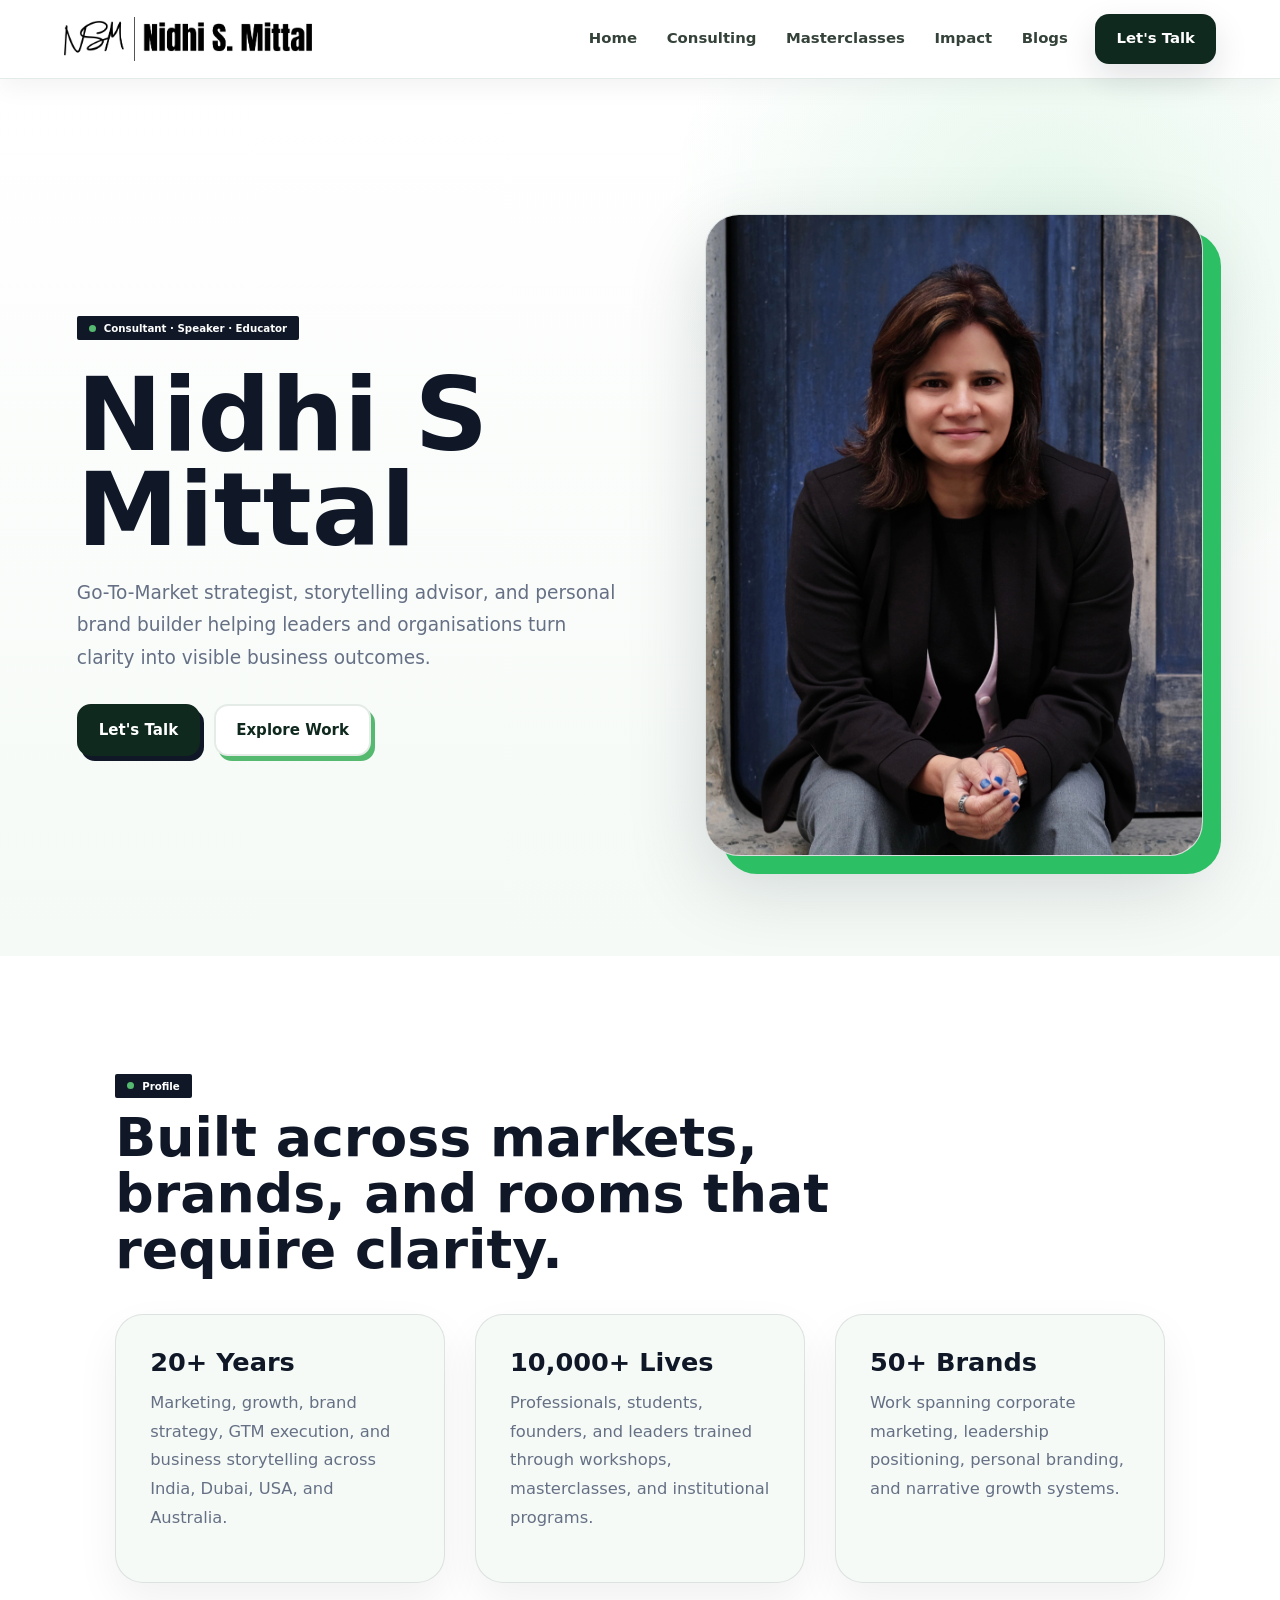
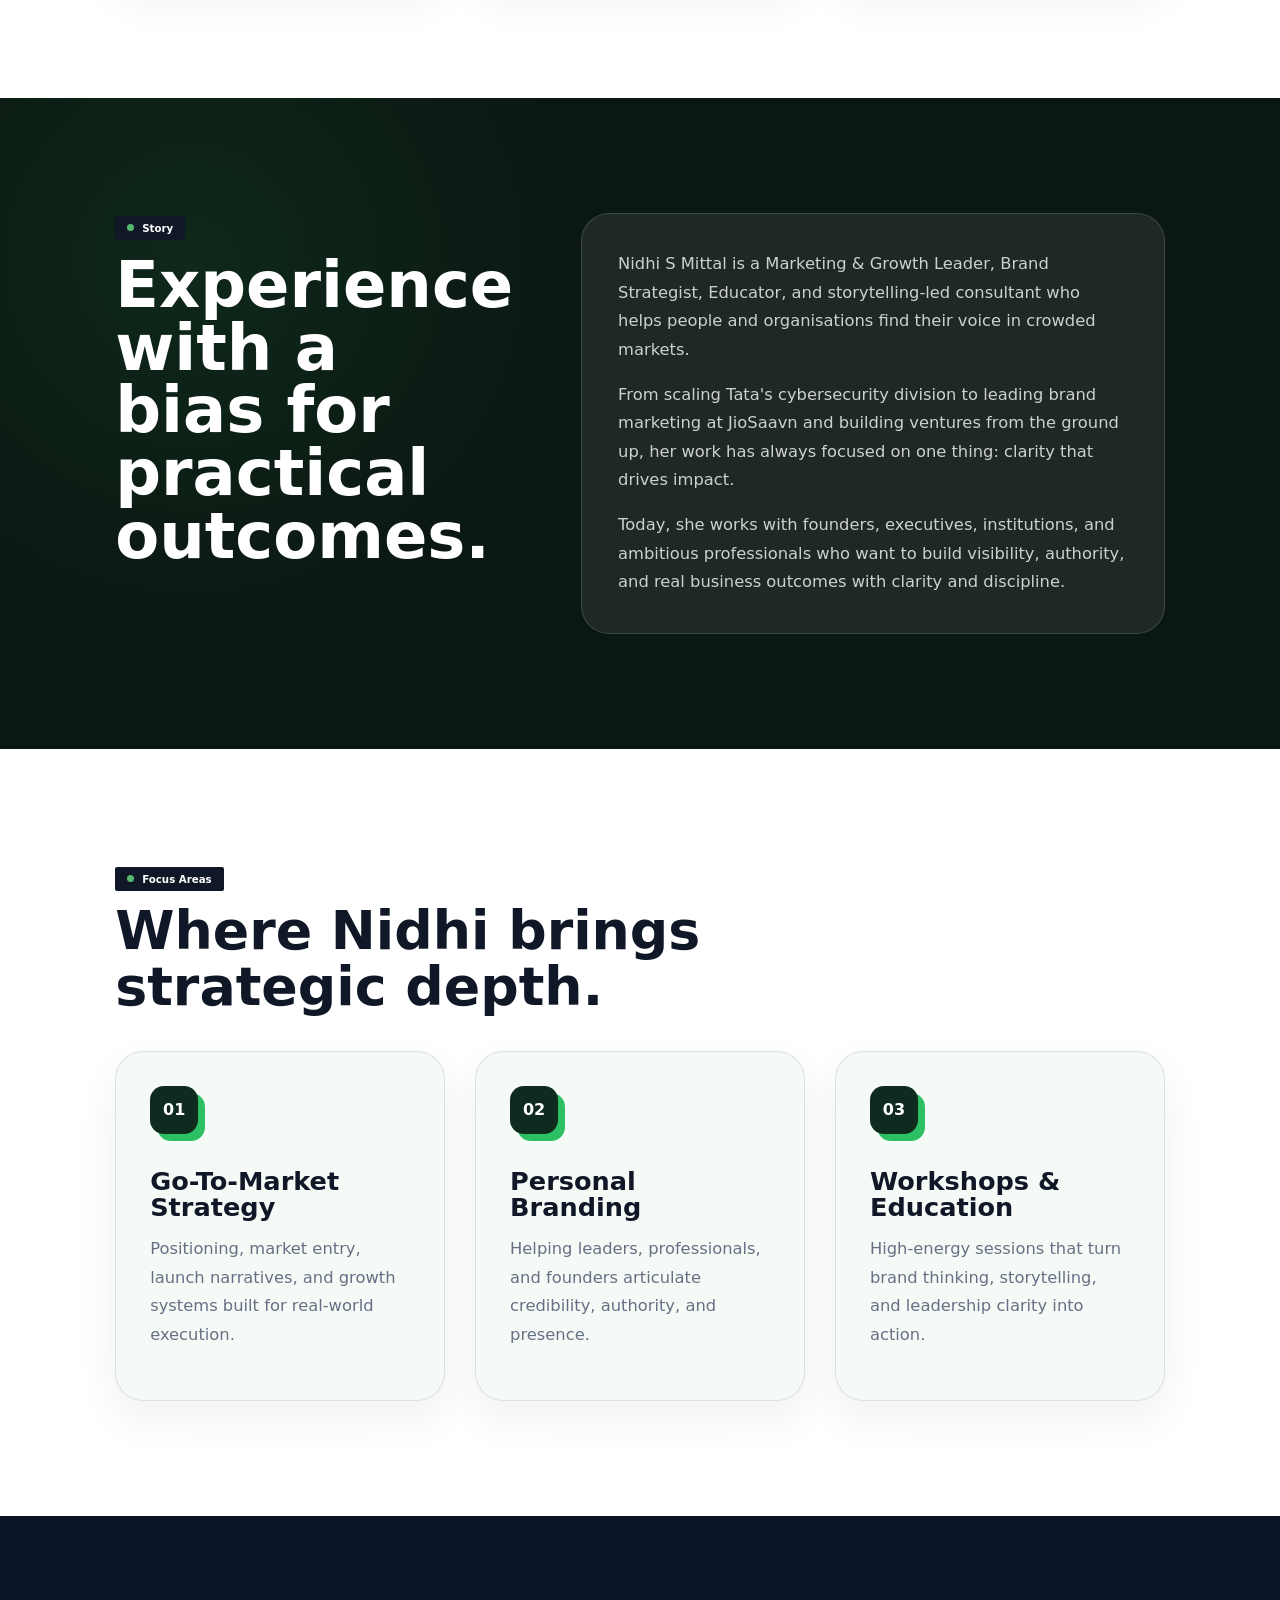
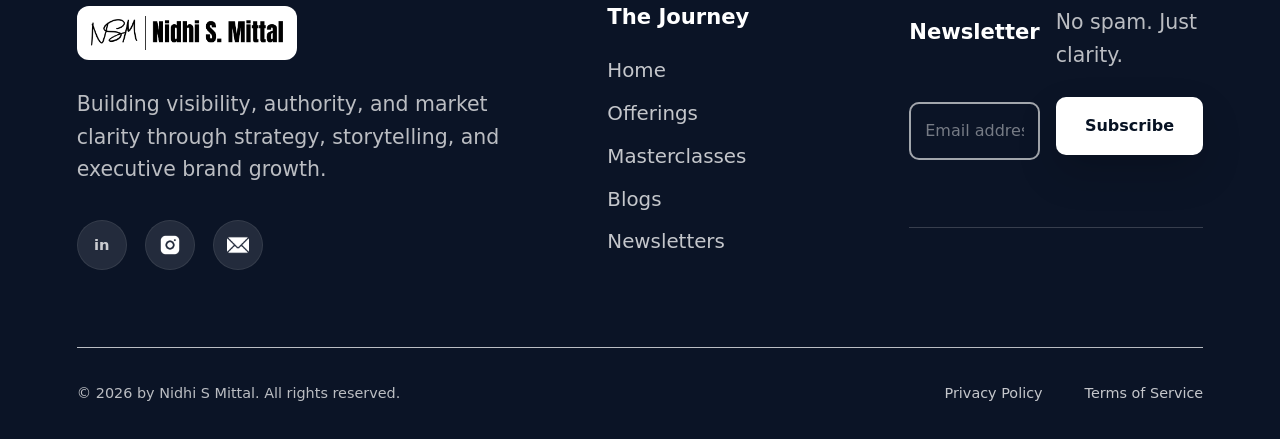
<file: founder-profile.html>
<!doctype html>
<html lang="en">
  <head>
    <meta charset="UTF-8" />
    <meta name="viewport" content="width=device-width, initial-scale=1.0" />
    <title>Nidhi S Mittal | Full Profile</title>
    <meta
      name="description"
      content="Full profile of Nidhi S Mittal, consultant, speaker, educator, GTM strategist, and personal brand builder."
    />
    <link rel="stylesheet" href="styles.css?v=founder-profile" />
  </head>
  <body>
    <header class="site-header" data-header>
      <a class="brand-mark" href="index.html" aria-label="Nidhi S Mittal home">
        <img src="assets/nidhi-s-mittal-logo.png" alt="Nidhi S Mittal" />
      </a>
      <button class="menu-toggle" type="button" aria-label="Open navigation" data-menu-toggle>
        <span></span><span></span><span></span>
      </button>
      <nav class="site-nav" data-nav>
        <a href="index.html">Home</a>
        <a href="index.html#philosophy">Consulting</a>
        <a href="masterclasses/">Masterclasses</a>
        <a href="index.html#impact">Impact</a>
        <a href="blogs.html">Blogs</a>
        <a class="nav-cta" href="agency.html#work-with-us">Let's Talk</a>
      </nav>
    </header>

    <main>
      <section class="profile-hero">
        <div class="profile-hero-copy">
          <p class="eyebrow">Consultant · Speaker · Educator</p>
          <h1>Nidhi S Mittal</h1>
          <p>
            Go-To-Market strategist, storytelling advisor, and personal brand builder helping
            leaders and organisations turn clarity into visible business outcomes.
          </p>
          <div class="profile-actions">
            <a class="button primary" href="agency.html#work-with-us">Let's Talk</a>
            <a class="button secondary" href="index.html#philosophy">Explore Work</a>
          </div>
        </div>
        <figure class="profile-portrait">
          <img src="assets/nidhi-s-mittal.jpg" alt="Nidhi S Mittal portrait" />
        </figure>
      </section>

      <section class="section profile-summary">
        <div class="section-heading compact">
          <span class="section-kicker">Profile</span>
          <h2>Built across markets, brands, and rooms that require clarity.</h2>
        </div>
        <div class="profile-summary-grid">
          <article>
            <h3>20+ Years</h3>
            <p>Marketing, growth, brand strategy, GTM execution, and business storytelling across India, Dubai, USA, and Australia.</p>
          </article>
          <article>
            <h3>10,000+ Lives</h3>
            <p>Professionals, students, founders, and leaders trained through workshops, masterclasses, and institutional programs.</p>
          </article>
          <article>
            <h3>50+ Brands</h3>
            <p>Work spanning corporate marketing, leadership positioning, personal branding, and narrative growth systems.</p>
          </article>
        </div>
      </section>

      <section class="section profile-story">
        <div>
          <span class="section-kicker">Story</span>
          <h2>Experience with a bias for practical outcomes.</h2>
        </div>
        <div class="profile-story-copy">
          <p>
            Nidhi S Mittal is a Marketing & Growth Leader, Brand Strategist, Educator, and
            storytelling-led consultant who helps people and organisations find their voice
            in crowded markets.
          </p>
          <p>
            From scaling Tata's cybersecurity division to leading brand marketing at JioSaavn
            and building ventures from the ground up, her work has always focused on one
            thing: clarity that drives impact.
          </p>
          <p>
            Today, she works with founders, executives, institutions, and ambitious professionals
            who want to build visibility, authority, and real business outcomes with clarity and discipline.
          </p>
        </div>
      </section>

      <section class="section profile-focus">
        <div class="section-heading compact">
          <span class="section-kicker">Focus Areas</span>
          <h2>Where Nidhi brings strategic depth.</h2>
        </div>
        <div class="profile-focus-grid">
          <article>
            <span>01</span>
            <h3>Go-To-Market Strategy</h3>
            <p>Positioning, market entry, launch narratives, and growth systems built for real-world execution.</p>
          </article>
          <article>
            <span>02</span>
            <h3>Personal Branding</h3>
            <p>Helping leaders, professionals, and founders articulate credibility, authority, and presence.</p>
          </article>
          <article>
            <span>03</span>
            <h3>Workshops & Education</h3>
            <p>High-energy sessions that turn brand thinking, storytelling, and leadership clarity into action.</p>
          </article>
        </div>
      </section>
    </main>

    <footer class="site-footer" id="contact">
      <div class="footer-main">
        <div class="footer-brand-block">
          <a class="brand-mark footer-brand" href="index.html" aria-label="Nidhi S Mittal home">
            <img src="assets/nidhi-s-mittal-logo.png" alt="Nidhi S Mittal" />
          </a>
          <p>Building visibility, authority, and market clarity through strategy, storytelling, and executive brand growth.</p>
          <div class="footer-socials" aria-label="Social links">
            <a href="https://www.linkedin.com/in/reachnidhi/" target="_blank" rel="noreferrer" aria-label="LinkedIn">in</a>
            <a href="https://www.instagram.com/reachnidhi/" target="_blank" rel="noreferrer" aria-label="Instagram"><img src="assets/footer-instagram.png" alt="" /></a>
            <a href="mailto:reach@nidhimittal.com" aria-label="Email"><img src="assets/footer-email.png" alt="" /></a>
          </div>
        </div>
        <nav class="footer-links" aria-label="Footer navigation">
          <h3>The Journey</h3>
          <a href="index.html">Home</a>
          <a href="agency.html">Offerings</a>
          <a href="masterclasses/">Masterclasses</a>
          <a href="blogs.html">Blogs</a>
          <a href="https://www.linkedin.com/newsletters/6964929938315489281/" target="_blank" rel="noreferrer">Newsletters</a>
        </nav>
        <form class="footer-newsletter" action="https://www.linkedin.com/newsletters/6964929938315489281/" target="_blank">
          <h3>Newsletter</h3>
          <p>No spam. Just clarity.</p>
          <label>
            <span>Email address</span>
            <input type="email" name="email" placeholder="Email address" />
          </label>
          <button type="submit">Subscribe</button>
        </form>
      </div>
      <div class="footer-bottom">
        <span>&copy; 2026 by Nidhi S Mittal. All rights reserved.</span>
        <div class="footer-legal">
          <a href="mailto:reach@nidhimittal.com?subject=Privacy%20Policy">Privacy Policy</a>
          <a href="mailto:reach@nidhimittal.com?subject=Terms%20of%20Service">Terms of Service</a>
        </div>
      </div>
    </footer>

    <script src="script.js?v=founder-profile"></script>
  </body>
</html>
</file>
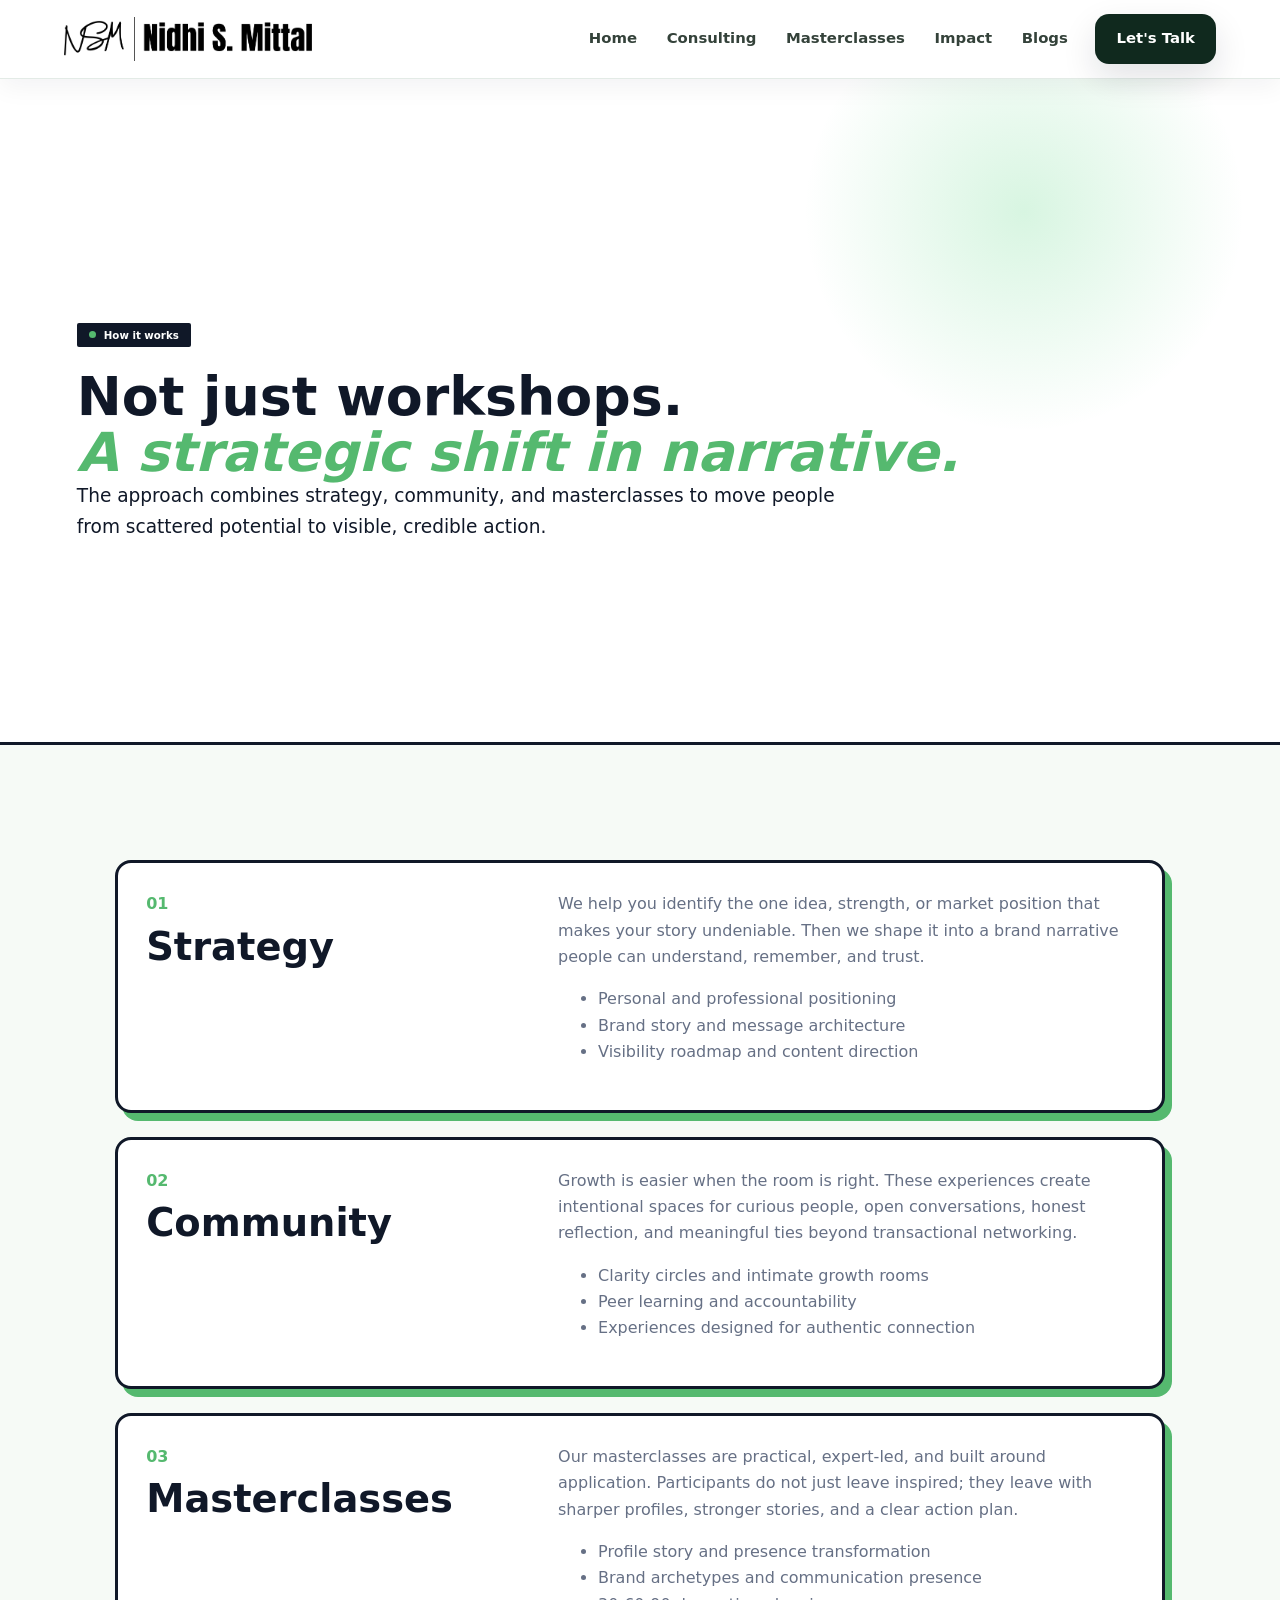
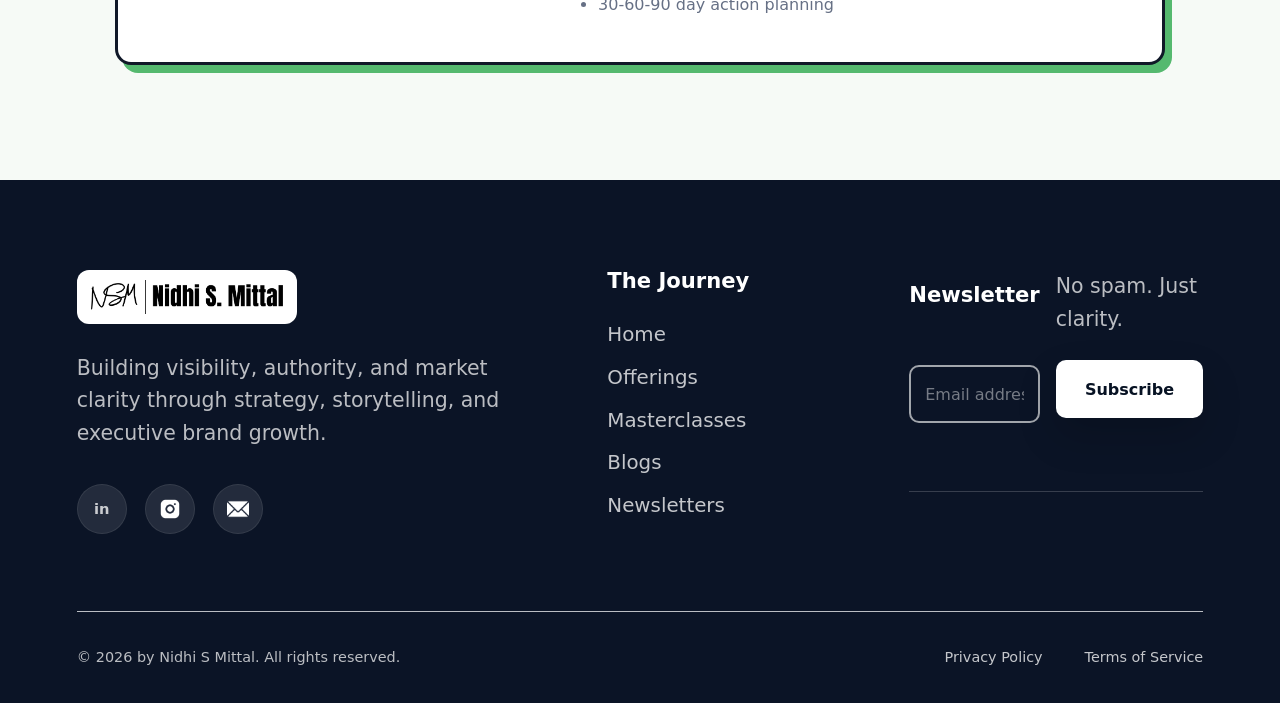
<file: how-sattori-works.html>
<!doctype html>
<html lang="en">
  <head>
    <meta charset="UTF-8" />
    <meta name="viewport" content="width=device-width, initial-scale=1.0" />
    <title>How It Works | Nidhi S Mittal</title>
    <meta
      name="description"
      content="Explore Nidhi S Mittal's strategy, community, and masterclass approach to brand clarity and professional growth."
    />
    <link rel="stylesheet" href="styles.css?v=premium-corporate-final" />
  </head>
  <body>
    <header class="site-header" data-header>
      <a class="brand-mark" href="index.html" aria-label="Nidhi S Mittal home">
        <img src="assets/nidhi-s-mittal-logo.png" alt="Nidhi S Mittal" />
      </a>
      <button class="menu-toggle" type="button" aria-label="Open navigation" data-menu-toggle>
        <span></span><span></span><span></span>
      </button>
      <nav class="site-nav" data-nav>
        <a href="index.html">Home</a>
        <a href="index.html#philosophy">Consulting</a>
        <a href="masterclasses/">Masterclasses</a>
        <a href="index.html#impact">Impact</a>
        <a href="blogs.html">Blogs</a>
        <a class="nav-cta" href="agency.html#work-with-us">Let's Talk</a>
      </nav>
    </header>

    <main>
      <section class="page-hero how-works-hero">
        <div>
          <p class="eyebrow">How it works</p>
          <h1>Not just workshops. <span>A strategic shift in narrative.</span></h1>
          <p>
            The approach combines strategy, community, and masterclasses to move people from
            scattered potential to visible, credible action.
          </p>
        </div>
      </section>

      <section class="section how-works-detail">
        <article class="service-row" id="strategy">
          <div>
            <span>01</span>
            <h3>Strategy</h3>
          </div>
          <div>
            <p>
              We help you identify the one idea, strength, or market position that makes
              your story undeniable. Then we shape it into a brand narrative people can
              understand, remember, and trust.
            </p>
            <ul>
              <li>Personal and professional positioning</li>
              <li>Brand story and message architecture</li>
              <li>Visibility roadmap and content direction</li>
            </ul>
          </div>
        </article>

        <article class="service-row" id="community">
          <div>
            <span>02</span>
            <h3>Community</h3>
          </div>
          <div>
            <p>
              Growth is easier when the room is right. These experiences create intentional spaces
              for curious people, open conversations, honest reflection, and meaningful
              ties beyond transactional networking.
            </p>
            <ul>
              <li>Clarity circles and intimate growth rooms</li>
              <li>Peer learning and accountability</li>
              <li>Experiences designed for authentic connection</li>
            </ul>
          </div>
        </article>

        <article class="service-row" id="masterclasses">
          <div>
            <span>03</span>
            <h3>Masterclasses</h3>
          </div>
          <div>
            <p>
              Our masterclasses are practical, expert-led, and built around application.
              Participants do not just leave inspired; they leave with sharper profiles,
              stronger stories, and a clear action plan.
            </p>
            <ul>
              <li>Profile story and presence transformation</li>
              <li>Brand archetypes and communication presence</li>
              <li>30-60-90 day action planning</li>
            </ul>
          </div>
        </article>
      </section>
    </main>

    <footer class="site-footer" id="contact">
      <div class="footer-main">
        <div class="footer-brand-block">
          <a class="brand-mark footer-brand" href="index.html" aria-label="Nidhi S Mittal home">
            <img src="assets/nidhi-s-mittal-logo.png" alt="Nidhi S Mittal" />
          </a>
          <p>Building visibility, authority, and market clarity through strategy, storytelling, and executive brand growth.</p>
          <div class="footer-socials" aria-label="Social links">
            <a href="https://www.linkedin.com/in/reachnidhi/" target="_blank" rel="noreferrer" aria-label="LinkedIn">in</a>
            <a href="https://www.instagram.com/reachnidhi/" target="_blank" rel="noreferrer" aria-label="Instagram"><img src="assets/footer-instagram.png" alt="" /></a>
            <a href="mailto:reach@nidhimittal.com" aria-label="Email"><img src="assets/footer-email.png" alt="" /></a>
          </div>
        </div>
        <nav class="footer-links" aria-label="Footer navigation">
          <h3>The Journey</h3>
          <a href="index.html">Home</a>
          <a href="agency.html">Offerings</a>
          <a href="masterclasses/">Masterclasses</a>
          <a href="blogs.html">Blogs</a>
          <a href="https://www.linkedin.com/newsletters/6964929938315489281/" target="_blank" rel="noreferrer">Newsletters</a>
        </nav>
        <form class="footer-newsletter" action="https://www.linkedin.com/newsletters/6964929938315489281/" target="_blank">
          <h3>Newsletter</h3>
          <p>No spam. Just clarity.</p>
          <label>
            <span>Email address</span>
            <input type="email" name="email" placeholder="Email address" />
          </label>
          <button type="submit">Subscribe</button>
        </form>
      </div>
      <div class="footer-bottom">
        <span>&copy; 2026 by Nidhi S Mittal. All rights reserved.</span>
        <div class="footer-legal">
          <a href="mailto:reach@nidhimittal.com?subject=Privacy%20Policy">Privacy Policy</a>
          <a href="mailto:reach@nidhimittal.com?subject=Terms%20of%20Service">Terms of Service</a>
        </div>
      </div>
    </footer>

    <script src="script.js?v=premium-corporate-final"></script>
  </body>
</html>
</file>
<file: styles.css>
:root {
  --green-950: #0b271d;
  --green-900: #123728;
  --green-800: #164734;
  --green-700: #1e5b43;
  --green-500: #4f8b65;
  --green-100: #e7f1e9;
  --sage: #f3f7f0;
  --white: #ffffff;
  --ink: #13231c;
  --muted: #63736b;
  --line: #dce8df;
  --gold: #b69b5f;
  --shadow: 0 24px 70px rgba(11, 39, 29, 0.13);
  --radius: 8px;
}

* {
  box-sizing: border-box;
}

[hidden] {
  display: none !important;
}

html {
  scroll-behavior: smooth;
}

body {
  margin: 0;
  font-family:
    Inter, ui-sans-serif, system-ui, -apple-system, BlinkMacSystemFont, "Segoe UI",
    sans-serif;
  color: var(--ink);
  background: var(--white);
  line-height: 1.6;
}

img,
svg {
  max-width: 100%;
}

a {
  color: inherit;
  text-decoration: none;
}

button,
input,
select,
textarea {
  font: inherit;
}

.site-header {
  position: sticky;
  top: 0;
  z-index: 20;
  display: flex;
  align-items: center;
  justify-content: space-between;
  min-height: 76px;
  padding: 14px clamp(20px, 5vw, 64px);
  background: rgba(255, 255, 255, 0.86);
  border-bottom: 1px solid rgba(220, 232, 223, 0.8);
  backdrop-filter: blur(18px);
}

.brand-mark {
  display: inline-flex;
  align-items: center;
  width: 172px;
  min-width: 172px;
}

.brand-mark img {
  display: block;
  width: 100%;
  height: auto;
}

.site-nav {
  display: flex;
  align-items: center;
  gap: 24px;
  color: var(--green-900);
  font-size: 0.95rem;
  font-weight: 650;
}

.site-nav a {
  padding: 8px 0;
}

.site-nav a[aria-current="page"] {
  color: var(--green-500);
}

.nav-cta {
  padding: 10px 16px !important;
  color: var(--white);
  background: var(--green-800);
  border-radius: var(--radius);
}

.menu-toggle {
  display: none;
  width: 42px;
  height: 42px;
  border: 1px solid var(--line);
  background: var(--white);
  border-radius: var(--radius);
}

.menu-toggle span {
  display: block;
  width: 18px;
  height: 2px;
  margin: 4px auto;
  background: var(--green-900);
}

.full-bleed {
  position: relative;
  min-height: calc(100vh - 76px);
  overflow: hidden;
}

.hero {
  display: grid;
  align-items: center;
  padding: clamp(72px, 10vw, 128px) clamp(20px, 6vw, 80px);
  color: var(--white);
}

.hero-media {
  position: absolute;
  inset: 0;
  z-index: -2;
  background:
    linear-gradient(90deg, rgba(11, 39, 29, 0.94), rgba(18, 55, 40, 0.7), rgba(18, 55, 40, 0.22)),
    url("https://images.unsplash.com/photo-1497366754035-f200968a6e72?auto=format&fit=crop&w=1800&q=85") center/cover;
}

.hero-media::after {
  content: "";
  position: absolute;
  inset: 0;
  background-image:
    linear-gradient(rgba(255, 255, 255, 0.06) 1px, transparent 1px),
    linear-gradient(90deg, rgba(255, 255, 255, 0.06) 1px, transparent 1px);
  background-size: 70px 70px;
  mask-image: linear-gradient(90deg, rgba(0, 0, 0, 0.8), transparent);
}

.hero-content {
  width: min(780px, 100%);
}

.eyebrow,
.section-kicker {
  display: inline-flex;
  color: var(--green-500);
  text-transform: uppercase;
  letter-spacing: 0.12em;
  font-size: 0.76rem;
  font-weight: 800;
}

.hero .eyebrow {
  color: #cde5d1;
}

h1,
h2,
h3,
p {
  margin-top: 0;
}

h1,
h2,
h3 {
  line-height: 1.05;
  letter-spacing: 0;
  color: var(--green-950);
}

.hero h1 {
  max-width: 820px;
  margin: 18px 0 22px;
  color: var(--white);
  font-size: clamp(3rem, 7vw, 7rem);
}

.hero-copy {
  max-width: 680px;
  color: #e6f1e8;
  font-size: clamp(1.08rem, 2vw, 1.35rem);
}

.hero-actions,
.button-row {
  display: flex;
  flex-wrap: wrap;
  gap: 12px;
  margin-top: 28px;
}

.button {
  display: inline-flex;
  align-items: center;
  justify-content: center;
  min-height: 46px;
  padding: 12px 18px;
  border: 1px solid transparent;
  border-radius: var(--radius);
  font-weight: 800;
  cursor: pointer;
  transition: transform 180ms ease, background 180ms ease, border-color 180ms ease;
}

.button:hover {
  transform: translateY(-2px);
}

.button.primary {
  color: var(--white);
  background: var(--green-800);
}

.hero .button.primary {
  background: #dfeedd;
  color: var(--green-950);
}

.button.secondary {
  color: var(--green-900);
  background: var(--white);
  border-color: var(--line);
}

.hero .button.secondary {
  color: var(--white);
  background: rgba(255, 255, 255, 0.08);
  border-color: rgba(255, 255, 255, 0.36);
}

.hero-card {
  position: absolute;
  right: clamp(20px, 6vw, 80px);
  bottom: clamp(20px, 6vw, 70px);
  width: min(320px, calc(100% - 40px));
  padding: 22px;
  color: var(--green-950);
  background: rgba(255, 255, 255, 0.9);
  border: 1px solid rgba(255, 255, 255, 0.72);
  border-radius: var(--radius);
  box-shadow: var(--shadow);
}

.nsm-lockup {
  display: flex;
  gap: 6px;
  font-size: 2.8rem;
  font-weight: 900;
  letter-spacing: 0;
}

.highlight-s {
  color: var(--green-500);
  font-family: Georgia, serif;
}

.hero-card p {
  margin: 8px 0 4px;
  font-weight: 800;
}

.hero-card small {
  color: var(--muted);
}

.section {
  padding: clamp(70px, 9vw, 118px) clamp(20px, 6vw, 80px);
}

.muted {
  background: var(--sage);
}

.two-column {
  display: grid;
  grid-template-columns: minmax(0, 0.9fr) minmax(0, 1.1fr);
  gap: clamp(32px, 6vw, 86px);
  align-items: start;
}

.section h2,
.page-hero h1 {
  margin: 12px 0 0;
  font-size: clamp(2.2rem, 4.8vw, 4.7rem);
}

.rich-copy {
  color: #31483d;
  font-size: 1.08rem;
}

.section-heading {
  width: min(870px, 100%);
  margin-bottom: 36px;
}

.section-heading.compact {
  width: min(760px, 100%);
}

.section-heading p {
  color: var(--muted);
  font-size: 1.08rem;
}

.pillar-grid,
.audience-grid,
.blog-grid,
.experience-grid,
.format-grid {
  display: grid;
  grid-template-columns: repeat(4, minmax(0, 1fr));
  gap: 16px;
}

.pillar,
.blog-card,
.experience-grid article,
.format-grid article,
.article-card {
  padding: 24px;
  background: var(--white);
  border: 1px solid var(--line);
  border-radius: var(--radius);
  box-shadow: 0 10px 32px rgba(11, 39, 29, 0.05);
}

.pillar span,
.service-row span {
  color: var(--gold);
  font-weight: 900;
}

.pillar h3,
.experience-grid h3,
.blog-card h3 {
  margin: 18px 0 10px;
  font-size: 1.35rem;
}

.pillar p,
.blog-card p,
.experience-grid p,
.article-card p,
.format-grid p,
.service-row p,
.service-row li {
  color: var(--muted);
}

.audience-grid {
  grid-template-columns: repeat(3, minmax(0, 1fr));
}

.audience-card {
  min-height: 142px;
  padding: 20px;
  text-align: left;
  color: var(--green-950);
  background: var(--white);
  border: 1px solid var(--line);
  border-radius: var(--radius);
  cursor: pointer;
}

.audience-card strong,
.audience-card span {
  display: block;
}

.audience-card span {
  margin-top: 10px;
  color: var(--muted);
}

.audience-card.active {
  color: var(--white);
  background: var(--green-800);
  border-color: var(--green-800);
}

.audience-card.active span {
  color: #dcece1;
}

.audience-detail {
  margin-top: 20px;
  padding: 28px;
  color: var(--white);
  background: var(--green-950);
  border-radius: var(--radius);
}

.audience-detail h3 {
  margin: 10px 0 0;
  color: var(--white);
  font-size: clamp(1.5rem, 3vw, 2.5rem);
}

.workshop-section {
  background: linear-gradient(180deg, var(--white), var(--sage));
}

.workshop-panel {
  display: grid;
  grid-template-columns: minmax(0, 0.9fr) minmax(0, 1.1fr);
  gap: 34px;
  padding: clamp(28px, 5vw, 54px);
  background: var(--green-950);
  border-radius: var(--radius);
  box-shadow: var(--shadow);
}

.workshop-panel h2,
.workshop-panel h3,
.workshop-panel p,
.workshop-panel li,
.workshop-panel blockquote {
  color: var(--white);
}

.workshop-panel blockquote {
  margin: 28px 0 0;
  padding-left: 18px;
  border-left: 4px solid var(--gold);
  font-size: 1.55rem;
  font-family: Georgia, serif;
}

.learn-list ul {
  padding-left: 20px;
}

.format-tabs {
  display: flex;
  flex-wrap: wrap;
  gap: 10px;
  margin-top: 22px;
}

.format-tab,
.filter,
.text-link {
  border: 1px solid var(--line);
  color: var(--green-900);
  background: var(--white);
  border-radius: var(--radius);
  cursor: pointer;
  font-weight: 800;
}

.format-tab,
.filter {
  padding: 10px 15px;
}

.format-tab.active,
.filter.active {
  color: var(--white);
  background: var(--green-800);
  border-color: var(--green-800);
}

.format-copy {
  display: flex;
  gap: 16px;
  margin-top: 14px;
  padding: 18px;
  background: var(--white);
  border: 1px solid var(--line);
  border-radius: var(--radius);
}

.proof-stack p {
  margin: 0 0 12px;
  padding: 18px;
  background: var(--white);
  border-left: 4px solid var(--green-500);
  border-radius: var(--radius);
  box-shadow: 0 10px 28px rgba(11, 39, 29, 0.05);
}

.founder-section {
  display: grid;
  grid-template-columns: minmax(280px, 0.85fr) minmax(0, 1.15fr);
  gap: clamp(32px, 6vw, 80px);
  align-items: center;
}

.founder-image {
  min-height: 620px;
  margin: 0;
  overflow: hidden;
  background: var(--green-100);
  border-radius: var(--radius);
  box-shadow: var(--shadow);
}

.founder-image img {
  display: block;
  width: 100%;
  height: 620px;
  object-fit: cover;
  object-position: center 28%;
}

.founder-image figcaption {
  padding: 18px 20px;
  color: var(--ink);
  background: #ffffff;
  border-top: 1px solid rgba(10, 18, 35, 0.1);
  font-size: 0.86rem;
  font-weight: 900;
  letter-spacing: 0.08em;
  line-height: 1.45;
  text-align: center;
  text-transform: uppercase;
}

.founder-copy p {
  color: var(--muted);
  font-size: 1.05rem;
}

.stat-grid {
  display: grid;
  grid-template-columns: repeat(2, minmax(0, 1fr));
  gap: 12px;
  margin-top: 26px;
}

.stat-grid span {
  padding: 18px;
  background: var(--sage);
  border: 1px solid var(--line);
  border-radius: var(--radius);
}

.stat-grid strong {
  display: block;
  color: var(--green-800);
  font-size: 1.55rem;
}

.logo-strip {
  display: flex;
  flex-wrap: wrap;
  gap: 12px;
}

.logo-strip span {
  flex: 1 1 120px;
  display: grid;
  place-items: center;
  min-height: 76px;
  color: var(--green-900);
  background: var(--sage);
  border: 1px solid var(--line);
  border-radius: var(--radius);
  font-weight: 900;
}

.testimonial-marquee {
  overflow: hidden;
  margin-top: 24px;
  border: 1px solid var(--line);
  border-radius: var(--radius);
}

.testimonial-track {
  display: flex;
  width: max-content;
  animation: marquee 26s linear infinite;
}

.testimonial-track blockquote {
  width: min(520px, 86vw);
  margin: 0;
  padding: 24px;
  color: var(--green-950);
  border-right: 1px solid var(--line);
}

.testimonial-track cite {
  display: block;
  margin-top: 10px;
  color: var(--muted);
  font-style: normal;
}

@keyframes marquee {
  from {
    transform: translateX(0);
  }
  to {
    transform: translateX(-50%);
  }
}

.experience-grid {
  grid-template-columns: repeat(3, minmax(0, 1fr));
}

.experience-grid article span {
  font-size: 1.7rem;
}

.center-action {
  display: flex;
  justify-content: center;
  margin-top: 26px;
}

.community-cta,
.writer-corner {
  display: flex;
  align-items: center;
  justify-content: space-between;
  gap: 28px;
  background: var(--green-950);
  color: var(--white);
}

.community-cta h2,
.community-cta p,
.writer-corner h2,
.writer-corner p {
  color: var(--white);
}

.blog-grid {
  grid-template-columns: repeat(3, minmax(0, 1fr));
}

.blog-card span,
.article-card span {
  color: var(--green-500);
  font-size: 0.78rem;
  font-weight: 900;
  text-transform: uppercase;
  letter-spacing: 0.08em;
}

.site-footer {
  padding: 54px clamp(20px, 6vw, 80px) 28px;
  color: #dcece1;
  background: var(--green-950);
}

.footer-newsletter {
  display: grid;
  grid-template-columns: 0.8fr 1.2fr;
  gap: 24px;
  align-items: center;
  margin-bottom: 42px;
  padding-bottom: 36px;
  border-bottom: 1px solid rgba(255, 255, 255, 0.18);
}

.footer-newsletter h2 {
  color: var(--white);
  font-size: clamp(2rem, 4vw, 3.8rem);
}

form {
  display: grid;
  gap: 12px;
}

input,
select,
textarea {
  width: 100%;
  min-height: 48px;
  padding: 12px 14px;
  color: var(--green-950);
  background: var(--white);
  border: 1px solid var(--line);
  border-radius: var(--radius);
}

textarea {
  min-height: 140px;
  resize: vertical;
}

.footer-grid {
  display: grid;
  grid-template-columns: 1.4fr repeat(3, 1fr);
  gap: 32px;
}

.footer-grid h3,
.footer-grid strong {
  color: var(--white);
}

.footer-grid a,
.footer-grid p {
  display: block;
  margin-bottom: 9px;
  color: #dcece1;
}

.footer-brand {
  display: inline-flex;
  padding: 8px 10px;
  background: var(--white);
  border-radius: var(--radius);
}

.footer-bottom {
  display: flex;
  justify-content: space-between;
  gap: 18px;
  margin-top: 38px;
  padding-top: 20px;
  border-top: 1px solid rgba(255, 255, 255, 0.18);
  color: #bed4c5;
  font-size: 0.9rem;
}

.page-hero {
  min-height: 68vh;
  display: grid;
  align-items: end;
  padding: clamp(90px, 12vw, 150px) clamp(20px, 6vw, 80px) clamp(54px, 8vw, 90px);
  background:
    linear-gradient(90deg, rgba(11, 39, 29, 0.92), rgba(11, 39, 29, 0.5)),
    url("https://images.unsplash.com/photo-1551836022-d5d88e9218df?auto=format&fit=crop&w=1800&q=85") center/cover;
}

.blogs-hero {
  background:
    linear-gradient(90deg, rgba(11, 39, 29, 0.92), rgba(11, 39, 29, 0.52)),
    url("https://images.unsplash.com/photo-1499750310107-5fef28a66643?auto=format&fit=crop&w=1800&q=85") center/cover;
}

.page-hero > div {
  width: min(960px, 100%);
}

.page-hero h1,
.page-hero p {
  color: var(--white);
}

.page-hero p:not(.eyebrow) {
  max-width: 760px;
  font-size: 1.16rem;
}

.service-stack {
  display: grid;
  gap: 18px;
}

.service-row {
  display: grid;
  grid-template-columns: minmax(220px, 0.8fr) minmax(0, 1.2fr);
  gap: 28px;
  padding: 28px;
  border: 1px solid var(--line);
  border-radius: var(--radius);
}

.service-row h3 {
  margin-top: 10px;
  font-size: clamp(1.6rem, 3vw, 2.4rem);
}

.format-grid {
  grid-template-columns: repeat(4, minmax(0, 1fr));
}

.recommendation-slider {
  position: relative;
  min-height: 270px;
  overflow: hidden;
  background: var(--sage);
  border: 1px solid var(--line);
  border-radius: var(--radius);
}

.recommendation {
  position: absolute;
  inset: 0;
  display: grid;
  align-content: center;
  padding: clamp(24px, 5vw, 54px);
  opacity: 0;
  transform: translateX(20px);
  transition: opacity 240ms ease, transform 240ms ease;
}

.recommendation.active {
  opacity: 1;
  transform: translateX(0);
}

.recommendation p {
  max-width: 900px;
  font-size: clamp(1.3rem, 3vw, 2.3rem);
  line-height: 1.22;
  color: var(--green-950);
  font-family: Georgia, serif;
}

.recommendation strong,
.recommendation span {
  display: block;
}

.recommendation span {
  color: var(--muted);
}

.slider-controls {
  position: absolute;
  right: 18px;
  bottom: 18px;
  display: flex;
  gap: 8px;
}

.slider-controls button {
  width: 42px;
  aspect-ratio: 1;
  border: 1px solid var(--line);
  color: var(--green-900);
  background: var(--white);
  border-radius: 50%;
  cursor: pointer;
  font-size: 1.6rem;
}

.contact-panel {
  display: grid;
  grid-template-columns: minmax(0, 0.85fr) minmax(0, 1.15fr);
  gap: 34px;
}

.contact-form {
  padding: 26px;
  background: var(--sage);
  border: 1px solid var(--line);
  border-radius: var(--radius);
}

.contact-form label {
  display: grid;
  gap: 7px;
  color: var(--green-900);
  font-weight: 800;
}

.blog-controls {
  padding-bottom: 0;
}

.writer-blog-section {
  max-width: 920px;
  padding-bottom: 18px;
  text-align: center;
}

.writer-blog-section h2 {
  margin: 12px 0 12px;
  color: var(--ink);
  font-size: clamp(2.25rem, 5vw, 4.8rem);
  line-height: 0.95;
  letter-spacing: -0.045em;
}

.writer-blog-section p {
  max-width: 680px;
  margin: 0 auto;
  color: var(--muted);
  font-size: 1.05rem;
  line-height: 1.75;
}

.filter-row {
  display: flex;
  flex-wrap: wrap;
  gap: 10px;
}

.article-list {
  display: grid;
  gap: 18px;
}

.article-card {
  padding: clamp(24px, 4vw, 42px);
}

.article-card h2 {
  margin: 10px 0 14px;
  font-size: clamp(1.8rem, 3.6vw, 3.2rem);
}

.text-link {
  padding: 10px 0;
  border: 0;
  border-bottom: 2px solid var(--green-500);
  border-radius: 0;
}

.article-more {
  display: none;
  margin-top: 18px;
}

.article-card.expanded .article-more {
  display: block;
}

.article-card.hidden {
  display: none;
}

.reveal {
  opacity: 0;
  transform: translateY(18px);
  transition: opacity 500ms ease, transform 500ms ease;
}

.reveal.is-visible {
  opacity: 1;
  transform: translateY(0);
}

@media (max-width: 980px) {
  .site-nav {
    position: fixed;
    inset: 76px 14px auto;
    display: none;
    flex-direction: column;
    align-items: stretch;
    padding: 18px;
    background: var(--white);
    border: 1px solid var(--line);
    border-radius: var(--radius);
    box-shadow: var(--shadow);
  }

  .site-nav.open {
    display: flex;
  }

  .menu-toggle {
    display: block;
  }

  .hero-card {
    position: static;
    margin-top: 42px;
  }

  .two-column,
  .workshop-panel,
  .founder-section,
  .service-row,
  .contact-panel,
  .footer-newsletter {
    grid-template-columns: 1fr;
  }

  .pillar-grid,
  .audience-grid,
  .blog-grid,
  .experience-grid,
  .format-grid,
  .footer-grid {
    grid-template-columns: repeat(2, minmax(0, 1fr));
  }

  .founder-image {
    min-height: 440px;
  }

  .founder-image img {
    height: 440px;
  }
}

@media (max-width: 640px) {
  .hero h1 {
    font-size: clamp(2.7rem, 15vw, 4.4rem);
  }

  .section h2,
  .page-hero h1 {
    font-size: clamp(2rem, 11vw, 3.2rem);
  }

  .pillar-grid,
  .audience-grid,
  .blog-grid,
  .experience-grid,
  .format-grid,
  .footer-grid,
  .stat-grid {
    grid-template-columns: 1fr;
  }

  .community-cta,
  .writer-corner {
    align-items: flex-start;
    flex-direction: column;
  }

  .footer-bottom,
  .format-copy {
    flex-direction: column;
  }

  .button {
    width: 100%;
  }

  .hero-actions,
  .button-row {
    width: 100%;
  }
}

/* Sattori reference theme */
:root {
  --green-950: #071223;
  --green-900: #0b1426;
  --green-800: #22b84a;
  --green-700: #18a840;
  --green-500: #25c85a;
  --green-100: #e9fbef;
  --sage: #effbf3;
  --ink: #0b1426;
  --muted: #63707f;
  --line: #cfd9d4;
  --gold: #25c85a;
  --shadow: 10px 12px 0 rgba(34, 184, 74, 0.92);
  --radius: 22px;
}

body {
  background:
    radial-gradient(circle at 7% 26%, rgba(255, 220, 72, 0.18), transparent 95px),
    radial-gradient(circle at 93% 18%, rgba(37, 200, 90, 0.12), transparent 150px),
    radial-gradient(circle at 88% 70%, rgba(37, 200, 90, 0.12), transparent 190px),
    #fff;
}

.site-header {
  min-height: 58px;
  padding: 8px clamp(18px, 7vw, 110px);
  background: rgba(255, 255, 255, 0.94);
  border-bottom: 1px solid #e8eee9;
}

.brand-mark {
  width: 118px;
  min-width: 118px;
}

.site-nav {
  gap: 22px;
  color: var(--ink);
  font-size: 0.86rem;
  font-weight: 750;
  text-transform: none;
}

.quick-path {
  display: grid;
  grid-template-columns: repeat(2, minmax(0, 1fr));
  gap: 18px;
  padding: 0 clamp(20px, 9vw, 150px) clamp(48px, 7vw, 84px);
  background: #fff;
}

.quick-path article,
.masterclass-cards article {
  padding: 26px;
  background: #fff;
  border: 4px solid var(--ink);
  border-radius: 24px;
  box-shadow: 8px 9px 0 var(--green-500);
}

.quick-path .dark {
  color: #fff;
  background: var(--ink);
}

.quick-path span,
.masterclass-cards span {
  display: inline-flex;
  padding: 7px 10px;
  color: #fff;
  background: var(--green-500);
  border-radius: 999px;
  font-size: 0.68rem;
  font-weight: 950;
}

.quick-path h3,
.masterclass-cards h3 {
  margin: 16px 0 10px;
  font-size: clamp(1.4rem, 2.5vw, 2.2rem);
}

.quick-path .dark h3,
.quick-path .dark p {
  color: #fff;
}

.logo-ticker {
  display: grid;
  grid-template-columns: repeat(6, minmax(0, 1fr));
  gap: 12px;
  padding: 24px clamp(20px, 9vw, 150px) 58px;
  color: var(--muted);
  background: #fff;
  border-bottom: 1px solid #e8eee9;
}

.logo-ticker span {
  display: grid;
  place-items: center;
  min-height: 96px;
  padding: 12px;
  text-align: center;
  font-weight: 900;
  background: #fff;
  border: 1px solid #e8eee9;
  border-radius: 14px;
}

.logo-ticker img {
  display: block;
  max-width: 150px;
  max-height: 58px;
  object-fit: contain;
}

.logo-ticker strong {
  display: block;
  margin-top: 8px;
  color: var(--muted);
  font-size: 0.72rem;
  line-height: 1.1;
}

.masterclass-cards {
  display: grid;
  grid-template-columns: repeat(3, minmax(0, 1fr));
  gap: 16px;
  margin: 0 0 28px;
}

.nav-cta,
.button.primary {
  color: #fff;
  background: var(--green-500);
  border: 2px solid var(--ink);
  box-shadow: 4px 5px 0 var(--ink);
}

.button.secondary {
  color: var(--ink);
  background: #fff;
  border: 2px solid var(--ink);
  box-shadow: 4px 5px 0 var(--green-500);
}

.button {
  min-height: 42px;
  padding: 11px 18px;
  border-radius: 3px;
  font-size: 0.92rem;
  text-transform: none;
  letter-spacing: 0;
}

.button:hover {
  transform: translate(-1px, -2px);
}

.hero {
  min-height: calc(100vh - 58px);
  grid-template-columns: minmax(0, 1fr) minmax(280px, 430px);
  gap: clamp(30px, 6vw, 86px);
  align-items: center;
  padding: clamp(58px, 9vw, 110px) clamp(20px, 9vw, 150px) clamp(60px, 8vw, 96px);
  color: var(--ink);
}

.hero-media {
  background:
    radial-gradient(circle at 72% 28%, rgba(37, 200, 90, 0.18), transparent 230px),
    radial-gradient(circle at 5% 70%, rgba(255, 221, 88, 0.16), transparent 130px),
    #fff;
}

.hero-media::after {
  display: none;
}

.hero-content {
  width: min(640px, 100%);
}

.eyebrow,
.section-kicker {
  align-items: center;
  gap: 8px;
  width: fit-content;
  padding: 7px 12px;
  color: #fff;
  background: var(--ink);
  border-radius: 2px;
  font-size: 0.64rem;
  line-height: 1;
  letter-spacing: 0;
  text-transform: none;
}

.eyebrow::before,
.section-kicker::before {
  content: "";
  width: 7px;
  aspect-ratio: 1;
  background: var(--green-500);
  border-radius: 50%;
}

.hero .eyebrow {
  color: #fff;
}

h1,
h2,
h3 {
  color: var(--ink);
  font-weight: 850;
  letter-spacing: 0;
  text-transform: none;
}

p {
  font-size: clamp(1rem, 0.4vw + 0.92rem, 1.12rem);
  line-height: 1.65;
}

.hero h1 {
  max-width: 620px;
  margin: 18px 0 18px;
  color: var(--ink);
  font-size: clamp(3.4rem, 7vw, 6.4rem);
  line-height: 0.96;
}

.hero h1 span,
.section h2 em,
.page-hero h1 span {
  display: inline-block;
  color: var(--green-500);
  font-style: italic;
}

.hero-copy {
  max-width: 560px;
  color: var(--muted);
  font-size: clamp(1.08rem, 0.7vw + 0.95rem, 1.28rem);
  line-height: 1.58;
}

.hero .button.primary {
  color: #fff;
  background: var(--ink);
}

.hero .button.secondary {
  color: var(--ink);
  background: #fff;
  border-color: var(--ink);
}

.hero-card {
  position: relative;
  right: auto;
  bottom: auto;
  width: min(420px, 100%);
  min-height: 520px;
  justify-self: end;
  align-self: center;
  padding: 0;
  overflow: hidden;
  color: #fff;
  background:
    radial-gradient(circle at 52% 35%, rgba(255, 255, 255, 0.95) 0 8%, rgba(37, 200, 90, 0.46) 9% 17%, transparent 18%),
    radial-gradient(circle at 52% 35%, rgba(37, 200, 90, 0.32), transparent 42%),
    linear-gradient(135deg, #fff 0 31%, #eafbf0 31% 47%, #25c85a 47% 49%, #071223 49% 100%);
  border: 6px solid var(--ink);
  border-radius: 24px;
  box-shadow: var(--shadow);
}

.hero-card::before {
  content: "BRAND AWAKENING";
  position: absolute;
  left: 18px;
  bottom: 76px;
  padding: 8px 12px;
  color: #fff;
  background: var(--green-500);
  border-radius: 2px;
  font-size: 0.64rem;
  font-weight: 950;
  letter-spacing: 0.02em;
}

.hero-card::after {
  content: "CLARITY OVER NOISE";
  position: absolute;
  right: 20px;
  top: 22px;
  width: min-content;
  color: var(--ink);
  font-size: clamp(2.8rem, 5vw, 4.7rem);
  font-weight: 950;
  line-height: 0.88;
  text-transform: uppercase;
}

.nsm-lockup {
  position: absolute;
  left: 18px;
  bottom: 24px;
  max-width: 270px;
  font-size: 2.15rem;
  line-height: 1;
  text-transform: uppercase;
}

.awakening-copy span,
.highlight-s {
  color: var(--green-500);
  font-family: inherit;
}

.hero-card p,
.hero-card small {
  display: none;
}

.section {
  padding: clamp(66px, 9vw, 124px) clamp(20px, 9vw, 150px);
}

.intro-section,
.trust-section,
.insights-preview {
  background: #fff;
}

.muted,
.workshop-section,
.experiences-section,
.blog-controls {
  background: var(--sage);
}

.section h2,
.page-hero h1 {
  font-size: clamp(2.1rem, 4.2vw, 4.3rem);
  line-height: 1.04;
}

.rich-copy,
.founder-copy p,
.section-heading p {
  color: var(--muted);
  line-height: 1.65;
}

.pillar,
.blog-card,
.experience-grid article,
.format-grid article,
.article-card,
.audience-card,
.format-copy,
.proof-stack p,
.service-row,
.contact-form,
.recommendation-slider {
  border: 3px solid var(--ink);
  border-radius: var(--radius);
  box-shadow: 7px 8px 0 var(--green-500);
}

.pillar,
.blog-card,
.experience-grid article,
.format-grid article,
.article-card {
  background: #fff;
}

.pillar:nth-child(even),
.blog-card:nth-child(even),
.experience-grid article:nth-child(even),
.format-grid article:nth-child(even) {
  color: #fff;
  background: var(--ink);
}

.pillar:nth-child(even) h3,
.pillar:nth-child(even) p,
.blog-card:nth-child(even) h3,
.blog-card:nth-child(even) p,
.experience-grid article:nth-child(even) h3,
.experience-grid article:nth-child(even) p,
.format-grid article:nth-child(even) strong,
.format-grid article:nth-child(even) p {
  color: #fff;
}

.pillar span,
.service-row span,
.blog-card span,
.article-card span {
  color: var(--green-500);
}

.audience-card {
  min-height: 150px;
  background: #fff;
  box-shadow: none;
}

.audience-card.active,
.format-tab.active,
.filter.active {
  color: #fff;
  background: var(--ink);
  border-color: var(--ink);
  box-shadow: 5px 6px 0 var(--green-500);
}

.audience-detail,
.workshop-panel,
.community-cta,
.writer-corner,
.site-footer {
  background:
    radial-gradient(circle at 92% 5%, rgba(37, 200, 90, 0.22), transparent 180px),
    var(--ink);
}

.audience-detail,
.workshop-panel {
  border: 3px solid var(--ink);
  box-shadow: 8px 9px 0 var(--green-500);
}

.workshop-panel blockquote {
  color: #fff;
  border-left-color: var(--green-500);
}

.format-tab,
.filter {
  border: 2px solid var(--ink);
  border-radius: 3px;
  color: var(--ink);
  text-transform: uppercase;
  font-size: 0.74rem;
}

.proof-stack p {
  border-left: 0;
}

.founder-image {
  min-height: 610px;
  border: 5px solid var(--ink);
  border-radius: 24px;
  box-shadow: 10px 12px 0 var(--green-500);
}

.stat-grid span,
.logo-strip span {
  background: var(--green-100);
  border: 2px solid #bcecca;
  border-radius: 16px;
}

.testimonial-marquee {
  border-block: 3px solid var(--ink);
  border-inline: 0;
  border-radius: 0;
  background: #fff;
}

.testimonial-track blockquote {
  border-right: 3px solid var(--ink);
}

.community-cta {
  text-align: center;
}

.community-cta,
.writer-corner {
  border-radius: 0;
}

.site-footer {
  color: #d7dee7;
}

.footer-brand {
  width: 130px;
  min-width: 130px;
  padding: 7px 9px;
}

.footer-grid a,
.footer-grid p,
.footer-bottom {
  color: #d7dee7;
}

.page-hero {
  min-height: 74vh;
  align-items: center;
  background:
    radial-gradient(circle at 72% 30%, rgba(37, 200, 90, 0.19), transparent 240px),
    #fff;
  border-bottom: 3px solid var(--ink);
}

.page-hero h1,
.page-hero p {
  color: var(--ink);
}

.page-hero .eyebrow {
  color: #fff;
}

.service-row {
  background: #fff;
}

.recommendation-slider {
  background: #fff;
}

.recommendation p {
  color: var(--ink);
  font-family: inherit;
  font-weight: 750;
  text-transform: none;
}

.slider-controls button {
  border: 2px solid var(--ink);
  color: var(--ink);
  background: var(--green-500);
}

.contact-panel {
  background: #fff;
}

.contact-form {
  background: var(--sage);
}

input,
select,
textarea {
  border: 2px solid var(--ink);
  border-radius: 7px;
}

.text-link {
  color: var(--ink);
  border-bottom: 3px solid var(--green-500);
}

@media (max-width: 980px) {
  .brand-mark {
    width: 112px;
    min-width: 112px;
  }

  .hero {
    grid-template-columns: 1fr;
  }

  .quick-path,
  .masterclass-cards,
  .logo-ticker {
    grid-template-columns: repeat(2, minmax(0, 1fr));
  }

  .hero-card {
    justify-self: start;
    min-height: 440px;
  }

  .site-nav {
    background: #fff;
    border: 3px solid var(--ink);
  }
}

@media (max-width: 640px) {
  .site-header {
    padding-inline: 16px;
  }

  .hero h1 {
    font-size: clamp(3rem, 14vw, 4.4rem);
  }

  .hero-card {
    width: 100%;
    min-height: 390px;
  }

  .quick-path,
  .masterclass-cards,
  .logo-ticker {
    grid-template-columns: 1fr;
  }

  .section h2,
  .page-hero h1 {
    font-size: clamp(2rem, 9vw, 3.1rem);
  }
}

/* Header sizing */
.site-header {
  min-height: 100px;
}

.brand-mark {
  width: 160px;
  min-width: 160px;
}

@media (max-width: 980px) {
  .site-nav {
    inset: 100px 14px auto;
  }
}

/* App-style homepage preview */
.app-preview {
  display: grid;
  grid-template-rows: auto 1fr auto auto auto;
  gap: 16px;
  padding: 22px;
  background:
    radial-gradient(circle at 50% 38%, rgba(255, 255, 255, 0.98) 0 10%, rgba(37, 200, 90, 0.38) 11% 24%, transparent 25%),
    radial-gradient(circle at 50% 38%, rgba(37, 200, 90, 0.25), transparent 44%),
    linear-gradient(145deg, #ffffff 0 34%, #eafbf0 34% 52%, #25c85a 52% 54%, #071223 54% 100%);
}

.founder-hero-card {
  padding: 0;
  background: var(--green-100);
}

.founder-hero-card::before,
.founder-hero-card::after {
  display: none;
}

.founder-hero-card img {
  display: block;
  width: 100%;
  height: 100%;
  min-height: 520px;
  object-fit: cover;
  object-position: center 28%;
}

.founder-hero-label {
  position: absolute;
  left: 18px;
  right: 18px;
  bottom: 18px;
  padding: 14px;
  color: #fff;
  background: var(--ink);
  border: 2px solid var(--green-500);
  border-radius: 12px;
  box-shadow: 5px 6px 0 var(--green-500);
}

.founder-hero-label span,
.founder-hero-label strong {
  display: block;
}

.founder-hero-label span {
  color: var(--green-500);
  font-size: 0.68rem;
  font-weight: 950;
  text-transform: none;
}

.founder-hero-label strong {
  margin-top: 4px;
  font-size: 1.45rem;
  line-height: 1;
  text-transform: none;
}

.app-preview::after {
  content: "";
}

.preview-top,
.preview-score,
.preview-modules,
.clarity-orb,
.app-preview .nsm-lockup {
  position: relative;
  z-index: 2;
}

.preview-top {
  display: flex;
  align-items: start;
  justify-content: space-between;
  gap: 14px;
  color: var(--ink);
}

.preview-top span,
.preview-score span {
  padding: 7px 10px;
  color: #fff;
  background: var(--green-500);
  border: 2px solid var(--ink);
  border-radius: 999px;
  font-size: 0.62rem;
  font-weight: 950;
  text-transform: uppercase;
}

.preview-top strong {
  max-width: 150px;
  font-size: 1.15rem;
  line-height: 1;
  text-align: right;
  text-transform: uppercase;
}

.clarity-orb {
  place-self: center;
  width: min(190px, 50vw);
  aspect-ratio: 1;
  border: 3px solid var(--ink);
  border-radius: 50%;
  background:
    radial-gradient(circle at 50% 50%, #fff 0 18%, #25c85a 19% 28%, #eafbf0 29% 45%, transparent 46%),
    repeating-conic-gradient(from 0deg, rgba(7, 18, 35, 0.92) 0 8deg, transparent 8deg 18deg);
  box-shadow: 0 0 0 14px rgba(37, 200, 90, 0.12);
}

.preview-score {
  display: flex;
  align-items: end;
  justify-content: space-between;
}

.preview-score strong {
  color: #fff;
  font-size: 3.5rem;
  line-height: 0.8;
}

.preview-modules {
  display: grid;
  grid-template-columns: repeat(2, minmax(0, 1fr));
  gap: 8px;
}

.preview-modules span {
  padding: 10px;
  color: var(--ink);
  background: #fff;
  border: 2px solid var(--ink);
  border-radius: 7px;
  font-size: 0.68rem;
  font-weight: 950;
  text-transform: uppercase;
}

.app-preview .nsm-lockup {
  left: auto;
  bottom: auto;
  color: #fff;
}

.impact-dashboard {
  display: grid;
  grid-template-columns: repeat(3, minmax(0, 1fr));
  gap: 16px;
  margin-bottom: 24px;
}

.impact-dashboard article {
  padding: 24px;
  color: var(--ink);
  background: var(--green-100);
  border: 3px solid var(--ink);
  border-radius: var(--radius);
  box-shadow: 7px 8px 0 var(--green-500);
}

.impact-dashboard strong {
  display: block;
  color: var(--green-500);
  font-size: clamp(2.6rem, 5vw, 4.8rem);
  line-height: 0.9;
}

.impact-dashboard span {
  display: block;
  margin-top: 12px;
  color: var(--muted);
}

.admin-main {
  min-height: calc(100vh - 86px);
}

.admin-hero {
  min-height: 48vh;
}

.admin-footer {
  display: flex;
  flex-wrap: wrap;
  align-items: center;
  justify-content: center;
  gap: 14px 18px;
  min-height: 86px;
  padding: 18px clamp(20px, 5vw, 64px);
  color: var(--muted);
  background: #fff;
  border-top: 2px solid var(--line);
}

.admin-footer .footer-brand {
  width: 112px;
  min-width: 112px;
}

.admin-footer a:not(.brand-mark) {
  color: var(--ink);
  font-weight: 800;
  border-bottom: 2px solid var(--green-500);
}

.admin-login-section {
  display: grid;
  place-items: center;
}

.admin-login {
  width: min(520px, 100%);
  padding: clamp(24px, 4vw, 40px);
  background: #fff;
  border: 3px solid var(--ink);
  border-radius: var(--radius);
  box-shadow: 7px 8px 0 var(--green-500);
}

.admin-login h2 {
  margin: 18px 0 20px;
  font-size: clamp(1.8rem, 3vw, 2.8rem);
  line-height: 1.05;
}

.admin-login label {
  display: grid;
  gap: 8px;
  margin-bottom: 18px;
  font-weight: 800;
}

.admin-login [data-login-message] {
  min-height: 1.5em;
  margin: 14px 0 0;
  color: #b42318;
}

.admin-shell {
  display: grid;
  grid-template-columns: minmax(0, 1.05fr) minmax(320px, 0.95fr);
  gap: clamp(24px, 4vw, 52px);
  align-items: start;
}

.admin-editor,
.admin-panel,
.admin-post {
  border: 3px solid var(--ink);
  border-radius: var(--radius);
  box-shadow: 7px 8px 0 var(--green-500);
}

.admin-editor,
.admin-panel {
  padding: clamp(22px, 3vw, 34px);
  background: #fff;
}

.field-grid {
  display: grid;
  grid-template-columns: repeat(2, minmax(0, 1fr));
  gap: 16px;
}

.admin-editor label {
  display: grid;
  gap: 8px;
  margin-bottom: 16px;
  color: var(--ink);
  font-weight: 800;
}

.admin-editor label span {
  font-size: 0.92rem;
}

.admin-editor textarea {
  resize: vertical;
}

.admin-actions,
.admin-post-actions {
  display: flex;
  flex-wrap: wrap;
  gap: 12px;
  align-items: center;
}

.admin-post-list {
  display: grid;
  gap: 18px;
}

.admin-post {
  display: grid;
  gap: 18px;
  padding: 20px;
  background: var(--sage);
  box-shadow: 5px 6px 0 var(--green-500);
}

.admin-post span {
  display: block;
  margin-bottom: 8px;
  color: var(--green-500);
  font-size: 0.82rem;
  font-weight: 850;
}

.admin-post h3 {
  margin-bottom: 8px;
  font-size: clamp(1.25rem, 1.4vw, 1.7rem);
  line-height: 1.15;
}

.admin-post p,
.admin-empty,
[data-admin-message] {
  color: var(--muted);
}

.danger-link {
  color: #b42318;
}

.live-posts {
  display: contents;
}

@media (max-width: 980px) {
  .impact-dashboard {
    grid-template-columns: repeat(2, minmax(0, 1fr));
  }

  .admin-shell,
  .field-grid {
    grid-template-columns: 1fr;
  }
}

@media (max-width: 640px) {
  .app-preview {
    min-height: 500px;
  }

  .founder-hero-card img {
    min-height: 500px;
  }

  .impact-dashboard {
    grid-template-columns: 1fr;
  }
}

/* Editorial homepage hero */
body:has(.hero#home) .site-header {
  position: fixed;
  inset: 0 0 auto;
  z-index: 40;
  min-height: 104px;
  padding: 16px clamp(26px, 7vw, 148px);
  background: #ffffff;
  border-bottom: 1px solid #e8eee9;
  backdrop-filter: none;
}

body:has(.hero#home) .brand-mark {
  width: 210px;
  min-width: 210px;
}

body:has(.hero#home) .brand-mark img {
  filter: none;
}

body:has(.hero#home) .site-nav {
  gap: clamp(24px, 2.7vw, 44px);
  color: #071223;
  font-size: clamp(1rem, 1.1vw, 1.22rem);
  font-weight: 900;
  text-shadow: none;
}

body:has(.hero#home) .site-nav a[aria-current="page"] {
  color: var(--green-500);
}

body:has(.hero#home) .nav-cta {
  min-height: 64px;
  padding: 18px 32px !important;
  color: #ffffff;
  background: var(--green-500);
  border: 4px solid #071223;
  border-radius: 999px;
  box-shadow: 0 10px 0 #071223;
  line-height: 1;
}

.hero#home {
  min-height: 100vh;
  display: flex;
  align-items: flex-end;
  isolation: isolate;
  padding: clamp(140px, 18vh, 210px) clamp(24px, 3.8vw, 46px) clamp(34px, 7vh, 78px);
  color: #ffffff;
  background: #06293a;
}

.hero#home .hero-media {
  z-index: 0;
  background:
    linear-gradient(90deg, rgba(2, 22, 34, 0.98) 0%, rgba(5, 48, 64, 0.86) 36%, rgba(5, 48, 64, 0.36) 66%, rgba(4, 21, 30, 0.68) 100%),
    radial-gradient(circle at 56% 8%, rgba(255, 255, 255, 0.2), transparent 22rem),
    linear-gradient(135deg, #042233, #085468 52%, #06141e);
}

.hero#home .hero-media::after {
  display: block;
  background:
    linear-gradient(180deg, rgba(0, 0, 0, 0.04), rgba(0, 0, 0, 0.58)),
    linear-gradient(90deg, rgba(0, 0, 0, 0.58), transparent 48%);
  mask-image: none;
}

.hero#home .hero-content {
  position: relative;
  z-index: 2;
  width: min(720px, 100%);
}

.hero#home .eyebrow,
.hero#home .hero-copy,
.hero#home .hero-actions {
  display: none;
}

.hero#home h1 {
  max-width: 540px;
  margin: 0;
  color: #ffffff;
  font-family: Georgia, "Times New Roman", serif;
  font-size: clamp(3.8rem, 8.5vw, 8.9rem);
  font-weight: 800;
  line-height: 0.82;
  letter-spacing: 0;
  text-shadow: 0 5px 26px rgba(0, 0, 0, 0.44);
}

.hero#home h1 span {
  display: block;
  color: #ffffff;
  font-style: normal;
}

.hero#home .founder-hero-card {
  position: absolute;
  inset: 0;
  z-index: 1;
  width: 100%;
  min-height: 100%;
  border: 0;
  border-radius: 0;
  box-shadow: none;
  background: transparent;
}

.hero#home .founder-hero-card img {
  position: absolute;
  right: clamp(0px, 4vw, 58px);
  bottom: 0;
  width: auto;
  height: 100%;
  min-height: 100vh;
  max-width: none;
  object-fit: contain;
  object-position: center bottom;
  filter: saturate(0.9) contrast(1.04) brightness(0.82);
  mask-image: linear-gradient(90deg, transparent 0%, #000 20%, #000 100%);
}

.hero#home .founder-hero-card::before {
  content: "";
  display: block;
  position: absolute;
  inset: 0;
  background:
    linear-gradient(90deg, rgba(3, 21, 32, 0.98) 0%, rgba(5, 51, 67, 0.82) 24%, rgba(5, 51, 67, 0.22) 62%, rgba(4, 17, 25, 0.42) 100%),
    linear-gradient(180deg, rgba(0, 0, 0, 0.18), rgba(0, 0, 0, 0.7));
}

.hero#home .founder-hero-card::after,
.hero#home .founder-hero-label {
  display: none;
}

.hero-aspect-slider {
  position: absolute;
  right: clamp(22px, 4vw, 58px);
  bottom: clamp(34px, 7vh, 78px);
  z-index: 3;
  display: grid;
  grid-template-columns: auto minmax(240px, 330px);
  gap: 16px;
  align-items: end;
  color: #ffffff;
}

.awakening-emoji {
  display: grid;
  place-items: center;
  width: clamp(72px, 8vw, 112px);
  aspect-ratio: 1;
  font-size: clamp(2.4rem, 4.6vw, 4.2rem);
  line-height: 1;
  background:
    radial-gradient(circle at 32% 22%, rgba(255, 255, 255, 0.95), rgba(255, 255, 255, 0.08) 34%, transparent 68%),
    rgba(255, 255, 255, 0.12);
  border: 1px solid rgba(255, 255, 255, 0.32);
  border-radius: 999px;
  box-shadow: 0 24px 58px rgba(0, 0, 0, 0.32);
  backdrop-filter: blur(18px);
}

.aspect-slides {
  position: relative;
  min-height: 218px;
  overflow: hidden;
  border: 1px solid rgba(255, 255, 255, 0.28);
  border-radius: 22px;
  background:
    linear-gradient(145deg, rgba(255, 255, 255, 0.18), rgba(255, 255, 255, 0.06)),
    rgba(5, 22, 31, 0.54);
  box-shadow: 0 24px 72px rgba(0, 0, 0, 0.34);
  backdrop-filter: blur(20px);
}

.aspect-slide {
  position: absolute;
  inset: 0;
  display: grid;
  align-content: end;
  padding: 22px;
  opacity: 0;
  transform: translateX(34px);
  transition: opacity 520ms ease, transform 520ms ease;
}

.aspect-slide.active {
  opacity: 1;
  transform: translateX(0);
}

.aspect-slide span {
  width: fit-content;
  margin-bottom: 12px;
  padding: 7px 10px;
  color: #06293a;
  background: rgba(255, 255, 255, 0.86);
  border-radius: 999px;
  font-size: 0.68rem;
  font-weight: 950;
}

.aspect-slide h2 {
  margin-bottom: 10px;
  color: #ffffff;
  font-family: Georgia, "Times New Roman", serif;
  font-size: clamp(1.35rem, 1.7vw, 1.9rem);
  line-height: 1;
}

.aspect-slide p {
  margin: 0;
  color: rgba(255, 255, 255, 0.78);
  font-size: 0.9rem;
  line-height: 1.45;
}

.aspect-dots {
  grid-column: 2;
  display: flex;
  gap: 7px;
  margin-top: -4px;
}

.aspect-dots span {
  width: 24px;
  height: 4px;
  background: rgba(255, 255, 255, 0.28);
  border-radius: 999px;
  transition: width 320ms ease, background 320ms ease;
}

.aspect-dots span.active {
  width: 44px;
  background: #ffffff;
}

body:has(.hero#home) .quick-path {
  padding-top: clamp(42px, 6vw, 76px);
}

@media (max-width: 980px) {
  body:has(.hero#home) .site-header {
    min-height: 92px;
  }

  body:has(.hero#home) .menu-toggle {
    display: block;
    border-color: #d7e0dc;
    background: #ffffff;
    border-radius: 999px;
  }

  body:has(.hero#home) .menu-toggle span {
    background: #071223;
  }

  body:has(.hero#home) .site-nav {
    inset: 92px 14px auto;
    color: var(--ink);
    text-shadow: none;
  }

  body:has(.hero#home) .nav-cta {
    color: #ffffff;
  }

  .hero#home {
    padding-top: 160px;
  }

  .hero-aspect-slider {
    right: 22px;
    bottom: 26px;
    grid-template-columns: 1fr;
    width: min(330px, calc(100% - 44px));
  }

  .awakening-emoji {
    justify-self: end;
    width: 74px;
  }

  .aspect-dots {
    grid-column: 1;
  }
}

@media (max-width: 640px) {
  body:has(.hero#home) .brand-mark {
    width: 146px;
    min-width: 146px;
  }

  .hero#home {
    min-height: 100vh;
    padding: 128px 22px 260px;
  }

  .hero#home h1 {
    font-size: clamp(3.6rem, 16vw, 5.4rem);
    max-width: 340px;
  }

  .hero#home .founder-hero-card img {
    right: -120px;
    object-position: center bottom;
    opacity: 0.48;
  }

  .hero-aspect-slider {
    left: 22px;
    right: 22px;
    bottom: 28px;
    width: auto;
  }

  .aspect-slides {
    min-height: 188px;
    border-radius: 18px;
  }

  .aspect-slide {
    padding: 18px;
  }

  .aspect-slide h2 {
    font-size: 1.28rem;
  }

  .aspect-slide p {
    font-size: 0.84rem;
  }
}

/* Interactive proof band */
.interactive-proof {
  display: grid;
  grid-template-columns: 1fr;
  gap: 0;
  background: #ffffff;
  border-block: 1px solid #e8eee9;
}

.proof-panel {
  position: relative;
  min-height: 360px;
  padding: clamp(28px, 5vw, 70px);
  overflow: hidden;
  isolation: isolate;
}

.proof-panel::before {
  content: "";
  position: absolute;
  inset: 0;
  z-index: -1;
  opacity: 0.95;
}

.worked-with::before {
  background:
    radial-gradient(circle at 8% 22%, rgba(37, 200, 90, 0.1), transparent 180px),
    radial-gradient(circle at 92% 80%, rgba(37, 200, 90, 0.08), transparent 220px),
    #ffffff;
}

.worked-with {
  min-height: clamp(310px, 34vw, 420px);
  padding: clamp(22px, 3vw, 34px) clamp(20px, 7vw, 96px) clamp(38px, 5vw, 70px);
  text-align: center;
}

.institution-badge {
  display: inline-flex;
  align-items: center;
  justify-content: center;
  gap: 12px;
  min-height: 44px;
  margin-inline: auto;
  padding: 10px 24px;
  color: #ffffff;
  background: #071223;
  border: 1px solid rgba(255, 255, 255, 0.28);
  box-shadow: 6px 7px 0 var(--green-500);
  font-size: 0.78rem;
  font-weight: 950;
  letter-spacing: 0.08em;
  line-height: 1;
  text-transform: uppercase;
}

.institution-badge::before {
  content: "✦";
  display: inline-flex;
  color: var(--green-500);
  font-size: 0.95rem;
  line-height: 1;
  animation: badgeIconMove 1.8s ease-in-out infinite;
}

.trusted-line {
  display: grid;
  grid-template-columns: minmax(24px, 1fr) auto minmax(24px, 1fr);
  gap: 18px;
  align-items: center;
  max-width: 620px;
  margin: clamp(32px, 4vw, 46px) auto 0;
}

.trusted-line span {
  height: 1px;
  background: linear-gradient(90deg, transparent, #dfe7e9, transparent);
}

.trusted-line p {
  margin: 0;
  color: #a3abb6;
  font-size: 0.72rem;
  font-weight: 850;
  letter-spacing: 0.42em;
  text-transform: uppercase;
  white-space: nowrap;
}

.institution-logos {
  position: relative;
  display: flex;
  align-items: center;
  min-height: clamp(150px, 16vw, 210px);
  margin-top: clamp(16px, 3vw, 34px);
  overflow: hidden;
  mask-image: linear-gradient(90deg, transparent, #000 8%, #000 92%, transparent);
}

.institution-logo-track {
  display: flex;
  align-items: center;
  gap: clamp(34px, 6vw, 92px);
  width: max-content;
  min-width: 200%;
  animation: institutionNamesMove 24s linear infinite;
}

.logo-item,
.logo-spark {
  position: relative;
  display: inline-flex;
  color: #071223;
}

.logo-item {
  align-items: center;
  min-height: 46px;
  text-decoration: underline;
  text-decoration-color: transparent;
  text-decoration-thickness: 0.09em;
  text-underline-offset: 0.16em;
  font-size: clamp(1.55rem, 2.6vw, 2.9rem);
  font-weight: 500;
  line-height: 1;
  white-space: nowrap;
  cursor: pointer;
}

.logo-item:hover,
.logo-item:focus-visible {
  font-weight: 950;
  text-decoration-color: var(--green-500);
}

.logo-dxc {
  font-family: Inter, ui-sans-serif, system-ui, sans-serif;
  font-weight: 850;
}

.logo-dxc::after {
  content: "";
  position: absolute;
  left: 0;
  right: 0;
  bottom: 0;
  height: 7px;
  background: var(--green-500);
  opacity: 0;
  z-index: -1;
}

.logo-dxc:hover::after,
.logo-dxc:focus-visible::after,
.logo-dxc:active::after {
  opacity: 1;
}

.logo-toyota {
  font-family: Georgia, "Times New Roman", serif;
}

.logo-british {
  font-weight: 650;
}

.logo-masters {
  font-style: italic;
}

.logo-hult {
  font-family: Inter, ui-sans-serif, system-ui, sans-serif;
  font-weight: 780;
  letter-spacing: 0.14em;
}

.logo-spark {
  color: #9ff3bd;
  font-size: clamp(1rem, 1.8vw, 1.6rem);
  animation: sparklePulse 2.8s ease-in-out infinite;
}

.logo-ghosts {
  position: absolute;
  inset: 0;
  z-index: -1;
  display: flex;
  align-items: end;
  overflow: hidden;
  color: #071223;
  opacity: 0.08;
  pointer-events: none;
}

.logo-ghost-track {
  display: flex;
  width: max-content;
  min-width: 200%;
  animation: proofMarquee 28s linear infinite;
}

.logo-ghost-track span {
  padding-inline: 42px;
  font-size: clamp(2.8rem, 6vw, 6rem);
  white-space: nowrap;
}

@keyframes proofMarquee {
  from {
    transform: translateX(0);
  }

  to {
    transform: translateX(-50%);
  }
}

@keyframes institutionNamesMove {
  from {
    transform: translateX(0);
  }

  to {
    transform: translateX(-50%);
  }
}

@keyframes sparklePulse {
  0%,
  100% {
    opacity: 0.42;
    transform: scale(0.8) rotate(0deg);
  }

  50% {
    opacity: 1;
    transform: scale(1.12) rotate(18deg);
  }
}

@keyframes badgeIconMove {
  0%,
  100% {
    opacity: 0.72;
    transform: translateX(-2px) rotate(0deg) scale(0.9);
  }

  50% {
    opacity: 1;
    transform: translateX(3px) rotate(18deg) scale(1.12);
  }
}

@media (prefers-reduced-motion: reduce) {
  .logo-spark,
  .institution-logo-track,
  .logo-ghost-track,
  .institution-badge::before {
    animation: none;
  }
}

@media (max-width: 900px) {
  .proof-panel {
    min-height: 300px;
  }
}

@media (max-width: 640px) {
  .proof-panel {
    padding: 28px 22px 42px;
  }

  .trusted-line {
    grid-template-columns: 1fr;
    gap: 10px;
  }

  .trusted-line p {
    letter-spacing: 0.22em;
    white-space: normal;
  }

  .institution-badge {
    padding-inline: 18px;
    font-size: 0.68rem;
  }

}

/* Narrative shift cards */
.narrative-shift {
  scroll-margin-top: 110px;
  padding: clamp(64px, 8vw, 108px) clamp(20px, 7vw, 96px) clamp(74px, 9vw, 120px);
  background: #ffffff;
}

.narrative-heading {
  display: grid;
  justify-items: center;
  text-align: center;
  margin-bottom: clamp(42px, 5vw, 70px);
}

.narrative-heading > span {
  display: inline-flex;
  align-items: center;
  justify-content: center;
  min-height: 36px;
  padding: 9px 28px;
  color: #ffffff;
  background: var(--green-500);
  border: 3px solid #071223;
  box-shadow: 5px 6px 0 #071223;
  font-size: 0.78rem;
  font-weight: 950;
  letter-spacing: 0.06em;
  text-transform: uppercase;
  transform: rotate(2deg);
}

.narrative-heading > a {
  display: inline-flex;
  align-items: center;
  justify-content: center;
  min-height: 36px;
  padding: 9px 28px;
  color: #ffffff;
  background: var(--green-500);
  border: 3px solid #071223;
  box-shadow: 5px 6px 0 #071223;
  font-size: 0.78rem;
  font-weight: 950;
  letter-spacing: 0.06em;
  text-transform: uppercase;
  transform: rotate(2deg);
}

.narrative-heading h2 {
  max-width: 850px;
  margin: 26px 0 0;
  color: #071223;
  font-size: clamp(2.3rem, 5vw, 4.5rem);
  line-height: 0.92;
  text-transform: uppercase;
}

.narrative-heading em {
  display: block;
  color: var(--green-500);
  font-style: italic;
  text-decoration: underline;
  text-decoration-thickness: 0.07em;
  text-underline-offset: 0.08em;
}

.narrative-cards {
  display: grid;
  grid-template-columns: repeat(3, minmax(0, 1fr));
  gap: clamp(20px, 3vw, 42px);
  max-width: 1120px;
  margin-inline: auto;
}

.narrative-card {
  display: grid;
  grid-template-rows: minmax(300px, 1.05fr) auto;
  min-height: 620px;
  overflow: hidden;
  background: #ffffff;
  border: 3px solid #071223;
  border-radius: 34px;
  box-shadow: 7px 8px 0 rgba(7, 18, 35, 0.12);
  cursor: pointer;
}

.narrative-image {
  min-height: 310px;
  background-color: #f1f3f2;
  background-position: center;
  background-size: cover;
  filter: grayscale(1);
}

.strategy-card .narrative-image {
  background-image:
    linear-gradient(180deg, rgba(255, 255, 255, 0.08), rgba(255, 255, 255, 0.2)),
    url("https://images.unsplash.com/photo-1454165804606-c3d57bc86b40?auto=format&fit=crop&w=900&q=80");
}

.community-card .narrative-image {
  background-image:
    linear-gradient(180deg, rgba(255, 255, 255, 0.08), rgba(255, 255, 255, 0.2)),
    url("https://images.unsplash.com/photo-1529156069898-49953e39b3ac?auto=format&fit=crop&w=900&q=80");
}

.masterclass-card .narrative-image {
  background-image:
    linear-gradient(180deg, rgba(255, 255, 255, 0.08), rgba(255, 255, 255, 0.2)),
    url("https://images.unsplash.com/photo-1455390582262-044cdead277a?auto=format&fit=crop&w=900&q=80");
}

.narrative-copy {
  display: grid;
  align-content: start;
  padding: clamp(24px, 3vw, 36px);
}

.narrative-copy > span {
  width: fit-content;
  margin-bottom: 18px;
  padding: 7px 14px;
  color: #ffffff;
  background: var(--green-500);
  border-radius: 999px;
  font-size: 0.68rem;
  font-weight: 950;
  letter-spacing: 0.06em;
  line-height: 1;
  text-transform: uppercase;
}

.narrative-copy h3 {
  margin-bottom: 16px;
  color: #071223;
  font-size: clamp(1.6rem, 2.2vw, 2.2rem);
  text-transform: uppercase;
}

.narrative-copy p {
  min-height: 118px;
  margin-bottom: 24px;
  color: #596474;
  font-size: 1rem;
  line-height: 1.55;
}

.narrative-copy a {
  display: flex;
  align-items: center;
  justify-content: space-between;
  gap: 16px;
  padding-top: 20px;
  border-top: 1px solid #e8eee9;
  color: #9aa3af;
  font-size: 0.72rem;
  font-weight: 900;
  letter-spacing: 0.11em;
  text-transform: uppercase;
}

.narrative-copy b {
  display: grid;
  place-items: center;
  width: 42px;
  aspect-ratio: 1;
  color: #ffffff;
  background: #071223;
  border-radius: 50%;
  font-size: 1rem;
  line-height: 1;
}

.narrative-card:hover {
  transform: translateY(-4px);
  box-shadow: 10px 12px 0 rgba(37, 200, 90, 0.36);
}

.narrative-card,
.narrative-copy b {
  transition: transform 180ms ease, box-shadow 180ms ease, background 180ms ease;
}

.narrative-card:hover .narrative-copy b {
  background: var(--green-500);
  transform: rotate(8deg);
}

.how-works-hero {
  background:
    radial-gradient(circle at 80% 20%, rgba(37, 200, 90, 0.18), transparent 220px),
    #ffffff;
}

.how-works-detail {
  display: grid;
  gap: 24px;
  background: var(--sage);
}

.how-works-detail .service-row {
  scroll-margin-top: 130px;
}

.beyond-boardroom {
  display: grid;
  grid-template-columns: minmax(0, 0.95fr) minmax(420px, 1fr);
  gap: clamp(38px, 6vw, 88px);
  align-items: center;
  padding: clamp(64px, 8vw, 104px) clamp(22px, 9vw, 140px);
  background: #effbf3;
}

.beyond-copy {
  max-width: 620px;
}

.tilt-label {
  display: inline-flex;
  align-items: center;
  min-height: 34px;
  padding: 9px 22px;
  color: #ffffff;
  background: #071223;
  font-size: 0.78rem;
  font-weight: 950;
  letter-spacing: 0.08em;
  line-height: 1;
  text-transform: uppercase;
  transform: rotate(1.2deg);
}

.beyond-copy h2 {
  margin: 28px 0 24px;
  color: #071223;
  font-size: clamp(3rem, 6vw, 5.8rem);
  line-height: 0.9;
  text-transform: uppercase;
}

.beyond-copy em {
  display: block;
  color: var(--green-500);
  font-style: italic;
  text-decoration: underline;
  text-decoration-thickness: 0.07em;
  text-underline-offset: 0.08em;
}

.beyond-copy p {
  max-width: 560px;
  color: #536070;
  font-size: clamp(1rem, 0.6vw + 0.95rem, 1.22rem);
  line-height: 1.65;
}

.beyond-tags {
  display: grid;
  grid-template-columns: repeat(2, minmax(0, 1fr));
  gap: 24px 42px;
  margin-top: 34px;
}

.beyond-tags span {
  display: flex;
  align-items: center;
  gap: 16px;
  color: #071223;
  font-size: 0.78rem;
  font-weight: 950;
  letter-spacing: 0.08em;
  text-transform: uppercase;
}

.beyond-tags b {
  display: grid;
  place-items: center;
  width: 42px;
  aspect-ratio: 1;
  color: var(--green-500);
  background: #ffffff;
  border: 1px solid #dfece4;
  border-radius: 10px;
  box-shadow: 0 8px 16px rgba(7, 18, 35, 0.12);
  font-size: 1.1rem;
  line-height: 1;
}

.beyond-tiles {
  display: grid;
  grid-template-columns: minmax(280px, 1.05fr) minmax(240px, 1fr);
  grid-auto-rows: auto;
  gap: 20px;
  align-items: stretch;
}

.beyond-tiles .beyond-tile {
  aspect-ratio: 4 / 6;
}

.beyond-tile {
  display: grid;
  place-items: center;
  padding: 24px;
  overflow: hidden;
  border: 3px solid #071223;
  border-radius: 24px;
  box-shadow: 8px 9px 0 var(--green-500);
  text-align: center;
  font-size: 0.9rem;
  font-weight: 950;
  letter-spacing: 0.08em;
  line-height: 1.2;
  text-transform: uppercase;
}

.dark-tile {
  grid-row: 1;
  color: #ffffff;
  background:
    radial-gradient(circle at 20% 20%, rgba(37, 200, 90, 0.2), transparent 120px),
    #071223;
}

.yellow-tile {
  color: #071223;
  background: #ffc60a;
}

.green-tile {
  color: #ffffff;
  background: var(--green-500);
}

.image-tile {
  background:
    linear-gradient(180deg, rgba(255, 255, 255, 0.08), rgba(7, 18, 35, 0.12)),
    url("https://images.unsplash.com/photo-1500530855697-b586d89ba3ee?auto=format&fit=crop&w=900&q=80") center/cover;
  filter: grayscale(1);
}

.beyond-tile.image-tile {
  padding: 0;
  background: #071223;
  filter: none;
}

.beyond-tile.image-tile img {
  display: block;
  width: 100%;
  height: 100%;
  object-fit: cover;
  image-orientation: from-image;
}

.beyond-tile.image-tile:nth-child(1) img {
  object-position: center 44%;
}

.beyond-tile.image-tile:nth-child(2) img {
  object-position: center 45%;
}

.beyond-tile.image-tile:nth-child(3) img {
  object-position: center 42%;
}

.beyond-tile.image-tile:nth-child(4) img {
  object-position: center 34%;
}

.impact-stories {
  overflow: hidden;
  padding: clamp(58px, 7vw, 88px) 0 clamp(76px, 8vw, 118px);
  color: #071223;
  background: #ffffff;
}

.impact-stories-heading {
  max-width: 980px;
  margin: 0 auto clamp(28px, 4vw, 46px);
  padding-inline: 22px;
  text-align: center;
}

.impact-stories-heading h2 {
  margin: 0;
  color: #071223;
  font-family: Inter, ui-sans-serif, system-ui, sans-serif;
  font-size: clamp(1.65rem, 3vw, 3.2rem);
  font-weight: 950;
  line-height: 1;
  text-transform: uppercase;
}

.impact-stories-heading p {
  max-width: 620px;
  margin: 14px auto 0;
  color: var(--muted);
  font-size: clamp(1rem, 0.5vw + 0.95rem, 1.16rem);
  line-height: 1.65;
}

.moments-marquee {
  display: flex;
  gap: clamp(14px, 2vw, 24px);
  overflow: hidden;
  width: 100%;
  mask-image: linear-gradient(90deg, transparent, #000 7%, #000 93%, transparent);
}

.moments-gallery {
  display: flex;
  flex: 0 0 auto;
  gap: clamp(14px, 2vw, 24px);
  width: max-content;
  padding-block: 12px;
  animation: momentsMove 72s linear infinite;
}

.moments-marquee:hover .moments-gallery {
  animation-play-state: paused;
}

.moment-card {
  position: relative;
  flex: 0 0 clamp(280px, 30vw, 430px);
  height: clamp(220px, 23vw, 340px);
  overflow: hidden;
  margin: 0;
  background: #eaf7ee;
  border: 1px solid rgba(7, 18, 35, 0.12);
  border-radius: 24px;
  box-shadow: 0 22px 58px rgba(7, 18, 35, 0.08);
}

.moment-card-wide {
  flex-basis: clamp(420px, 46vw, 680px);
}

.moment-card img {
  display: block;
  width: 100%;
  height: 100%;
  object-fit: cover;
  image-orientation: from-image;
  transition: transform 420ms ease;
}

.moment-card::after {
  content: "";
  position: absolute;
  inset: 0;
  background: linear-gradient(180deg, transparent 52%, rgba(7, 18, 35, 0.72));
  pointer-events: none;
}

.moment-card figcaption {
  position: absolute;
  right: 18px;
  bottom: 18px;
  left: 18px;
  z-index: 1;
  color: #ffffff;
  font-size: 0.82rem;
  font-weight: 900;
  letter-spacing: 0.08em;
  line-height: 1.25;
  text-transform: uppercase;
}

.moment-card:hover img {
  transform: scale(1.04);
}

@media (max-width: 980px) {
  .moment-card {
    flex-basis: min(76vw, 360px);
    height: 260px;
  }

  .moment-card-wide {
    flex-basis: min(88vw, 520px);
  }
}

@media (max-width: 640px) {
  .moments-gallery {
    animation-duration: 46s;
  }
}

@keyframes momentsMove {
  from {
    transform: translateX(0);
  }

  to {
    transform: translateX(calc(-100% - clamp(14px, 2vw, 24px)));
  }
}

.impact-story-marquee {
  display: flex;
  overflow: hidden;
  border-block: 0;
  mask-image: linear-gradient(90deg, transparent, #000 9%, #000 91%, transparent);
}

.impact-story-track {
  display: flex;
  gap: 28px;
  width: max-content;
  padding: 12px 28px;
  animation: impactStoryMove 34s linear infinite;
}

.impact-story-track article {
  display: grid;
  grid-template-rows: 1fr auto auto;
  width: min(330px, 78vw);
  min-height: 210px;
  padding: 28px 28px 24px;
  color: #071223;
  text-align: left;
  background: #f4fbf5;
  border: 3px solid #071223;
  border-radius: 28px;
  box-shadow: 7px 8px 0 var(--green-500);
}

.impact-story-track p {
  margin: 0;
  color: rgba(7, 18, 35, 0.64);
  font-family: Georgia, "Times New Roman", serif;
  font-size: 1.02rem;
  font-style: italic;
  font-weight: 700;
  line-height: 1.45;
}

.impact-story-track strong {
  display: block;
  margin-top: 24px;
  color: #071223;
  font-size: 0.95rem;
  font-weight: 950;
  letter-spacing: 0.02em;
  text-transform: uppercase;
}

.impact-story-track span {
  display: block;
  margin-top: 6px;
  color: var(--green-500);
  font-size: 0.66rem;
  font-weight: 950;
  letter-spacing: 0.12em;
  text-transform: uppercase;
}

.impact-story-track:hover {
  animation-play-state: paused;
}

@keyframes impactStoryMove {
  from {
    transform: translateX(0);
  }

  to {
    transform: translateX(-50%);
  }
}

@media (prefers-reduced-motion: reduce) {
  .impact-story-track {
    animation: none;
  }
}

@media (max-width: 980px) {
  .beyond-boardroom {
    grid-template-columns: 1fr;
  }

  .beyond-tiles {
    max-width: 760px;
  }

  .narrative-cards {
    grid-template-columns: 1fr;
    max-width: 520px;
  }

  .narrative-card {
    min-height: auto;
  }

  .narrative-copy p {
    min-height: auto;
  }
}

@media (max-width: 640px) {
  .beyond-boardroom {
    padding-inline: 18px;
  }

  .beyond-tags,
  .beyond-tiles {
    grid-template-columns: 1fr;
  }

  .beyond-tiles {
    grid-auto-rows: auto;
  }

  .beyond-copy h2 {
    font-size: clamp(2.7rem, 15vw, 4.2rem);
  }

  .narrative-shift {
    padding-inline: 18px;
  }

  .narrative-heading h2 {
    font-size: clamp(2rem, 11vw, 3.1rem);
  }

  .narrative-card {
    border-radius: 26px;
  }

  .narrative-image {
    min-height: 250px;
  }
}

/* Clarity CTA after founder */
.community-cta {
  display: grid;
  grid-template-columns: 1fr;
  place-items: center;
  justify-items: center;
  align-content: center;
  gap: 34px;
  min-height: 430px;
  padding: clamp(72px, 8vw, 112px) 22px;
  color: #ffffff;
  text-align: center;
  background: #071223;
}

.community-cta > div:first-child {
  display: grid;
  width: 100%;
  justify-items: center;
}

.community-cta h2 {
  max-width: 720px;
  width: 100%;
  margin: 0;
  margin-inline: auto;
  color: #ffffff;
  font-size: clamp(3rem, 6vw, 6rem);
  font-weight: 950;
  line-height: 0.9;
  text-align: center;
  text-transform: uppercase;
}

.community-cta h2 em {
  display: block;
  width: fit-content;
  margin-inline: auto;
  color: var(--green-500);
  font-style: italic;
  text-decoration: underline;
  text-decoration-thickness: 0.07em;
  text-underline-offset: 0.08em;
}

.community-cta p {
  max-width: 610px;
  margin: 28px auto 0;
  color: rgba(255, 255, 255, 0.72);
  font-size: clamp(1rem, 0.6vw + 0.95rem, 1.18rem);
  line-height: 1.55;
}

.community-cta .button-row {
  justify-content: center;
  width: 100%;
  margin-top: 10px;
}

.community-cta .button {
  min-width: 240px;
  min-height: 62px;
  border-radius: 9px;
  text-transform: uppercase;
}

.community-cta .button.primary {
  color: #071223;
  background: #ffffff;
  border-color: #ffffff;
  box-shadow: 7px 8px 0 var(--green-500);
}

.community-cta .button.secondary {
  color: #ffffff;
  background: transparent;
  border-color: #ffffff;
  box-shadow: none;
}

/* Writer's Corner */
.writer-corner {
  display: grid;
  grid-template-columns: minmax(0, 0.9fr) minmax(320px, 1.1fr);
  gap: clamp(30px, 5vw, 74px);
  align-items: center;
  padding: clamp(76px, 8vw, 118px) clamp(22px, 7vw, 108px);
  color: #071223;
  background:
    linear-gradient(180deg, #ffffff 0%, #f8fbf8 100%),
    #ffffff;
}

.writer-corner-intro {
  max-width: 640px;
}

.writer-corner h2 {
  margin: 18px 0 20px;
  color: #071223;
  font-size: clamp(3rem, 5.6vw, 5.6rem);
  line-height: 0.96;
  letter-spacing: 0;
}

.writer-corner h2 em {
  color: var(--green-500);
  font-style: italic;
  text-decoration: underline;
  text-decoration-thickness: 0.07em;
  text-underline-offset: 0.08em;
}

.writer-corner p,
.writer-corner li {
  color: #172032;
  font-size: clamp(1rem, 0.55vw + 0.95rem, 1.16rem);
  line-height: 1.58;
}

.writer-corner ul {
  display: grid;
  gap: 8px;
  margin: 16px 0 30px;
  padding: 0;
  list-style: none;
}

.writer-corner li {
  position: relative;
  padding-left: 24px;
  font-weight: 800;
}

.writer-corner li::before {
  content: "";
  position: absolute;
  top: 0.65em;
  left: 0;
  width: 9px;
  height: 9px;
  background: var(--green-500);
  border-radius: 999px;
}

.writer-corner .button.primary {
  color: #ffffff;
  background: #071223;
  border-color: #071223;
  box-shadow: 7px 8px 0 rgba(7, 18, 35, 0.16);
}

.writer-articles {
  display: grid;
  grid-template-columns: repeat(3, minmax(0, 1fr));
  gap: clamp(14px, 2vw, 22px);
}

.writer-articles article {
  display: flex;
  min-height: 320px;
  flex-direction: column;
  overflow: hidden;
  padding: 0;
  background: rgba(255, 255, 255, 0.92);
  border: 1px solid rgba(7, 18, 35, 0.14);
  border-radius: 26px;
  box-shadow: 0 22px 58px rgba(7, 18, 35, 0.1);
  transition: transform 180ms ease, box-shadow 180ms ease, border-color 180ms ease;
}

.writer-articles article:hover {
  border-color: rgba(37, 199, 97, 0.34);
  box-shadow: 0 30px 72px rgba(7, 18, 35, 0.16);
  transform: translateY(-5px);
}

.writer-article-image,
.article-card-image {
  margin: 0;
  overflow: hidden;
  background: #eaf7ee;
}

.writer-article-image {
  height: 174px;
}

.article-card-image {
  height: clamp(190px, 24vw, 280px);
  margin: -34px -34px clamp(22px, 3vw, 30px);
  border-radius: 24px 24px 0 0;
}

.writer-article-image img,
.article-card-image img {
  display: block;
  width: 100%;
  height: 100%;
  object-fit: cover;
  image-orientation: from-image;
  transition: transform 260ms ease;
}

.writer-articles article:hover .writer-article-image img,
.article-card:hover .article-card-image img {
  transform: scale(1.04);
}

.writer-articles span {
  margin: clamp(20px, 2.5vw, 28px) clamp(22px, 2.5vw, 30px) 0;
  color: var(--green-500);
  font-size: 0.72rem;
  font-weight: 950;
  letter-spacing: 0.08em;
  text-transform: uppercase;
}

.writer-articles h3 {
  margin: 18px clamp(22px, 2.5vw, 30px) 14px;
  color: #071223;
  font-size: clamp(1.35rem, 1.7vw, 1.9rem);
  line-height: 1.05;
}

.writer-articles p {
  margin: 0 clamp(22px, 2.5vw, 30px);
  color: #536070;
  font-size: 0.98rem;
}

.writer-articles a {
  display: inline-flex;
  align-items: center;
  gap: 8px;
  width: fit-content;
  margin: auto clamp(22px, 2.5vw, 30px) clamp(22px, 2.5vw, 30px);
  padding-top: 24px;
  color: #071223;
  font-size: 0.78rem;
  font-weight: 950;
  letter-spacing: 0.08em;
  text-decoration: none;
  text-transform: uppercase;
}

.writer-articles b {
  display: grid;
  place-items: center;
  width: 30px;
  aspect-ratio: 1;
  color: #ffffff;
  background: #071223;
  border-radius: 999px;
  font-size: 0.9rem;
}

@media (max-width: 1100px) {
  .writer-corner {
    grid-template-columns: 1fr;
  }
}

@media (max-width: 760px) {
  .writer-articles {
    grid-template-columns: 1fr;
  }

  .writer-articles article {
    min-height: 240px;
  }
}

.project-contact {
  display: grid;
  grid-template-columns: minmax(0, 0.95fr) minmax(360px, 1fr);
  gap: clamp(42px, 7vw, 88px);
  align-items: start;
  padding: clamp(66px, 8vw, 110px) clamp(22px, 9vw, 140px);
  background: #ffffff;
}

.project-contact-copy > span,
.project-form label span {
  color: #071223;
  font-size: 0.78rem;
  font-weight: 950;
  letter-spacing: 0.14em;
  text-transform: uppercase;
}

.project-contact-copy h2 {
  max-width: 560px;
  margin: 10px 0 20px;
  color: #071223;
  font-family: Georgia, "Times New Roman", serif;
  font-size: clamp(2.7rem, 5vw, 5.2rem);
  line-height: 0.92;
}

.project-contact-copy > p {
  max-width: 520px;
  color: #3f4858;
  font-size: clamp(1rem, 0.4vw + 0.96rem, 1.18rem);
  line-height: 1.45;
}

.quick-response {
  display: flex;
  align-items: center;
  gap: 24px;
  max-width: 560px;
  margin: clamp(54px, 7vw, 86px) 0 clamp(44px, 5vw, 68px);
  padding: 28px 38px;
  border: 2px solid #071223;
  border-radius: 28px;
}

.quick-response b {
  color: #071223;
  font-size: 1.25rem;
}

.quick-response strong,
.quick-response small {
  display: block;
}

.quick-response strong {
  color: #071223;
  font-size: 0.95rem;
  font-weight: 950;
}

.quick-response small {
  margin-top: 4px;
  color: #3f4858;
  font-size: 0.82rem;
}

.project-contact blockquote {
  max-width: 560px;
  margin: 0;
  color: #071223;
  font-family: Georgia, "Times New Roman", serif;
  font-size: clamp(1.35rem, 2vw, 2rem);
  font-style: italic;
  line-height: 1.2;
  text-align: center;
}

.project-form {
  display: grid;
  gap: 22px;
  padding: 0 0 34px;
  background: #ffffff;
  box-shadow: 0 30px 54px rgba(7, 18, 35, 0.1);
}

.project-form label {
  display: grid;
  gap: 8px;
}

.project-form input,
.project-form textarea {
  width: 100%;
  padding: 16px 20px;
  color: #071223;
  background: #ffffff;
  border: 2px solid #071223;
  border-radius: 12px;
  outline: none;
}

.project-form textarea {
  resize: vertical;
}

.project-form input::placeholder,
.project-form textarea::placeholder {
  color: #9aa3af;
}

.project-form .button {
  justify-self: start;
}

.project-form [data-contact-message] {
  min-height: 1.4em;
  margin: 0;
  color: var(--green-500);
  font-weight: 800;
}

@media (max-width: 640px) {
  .community-cta h2 {
    font-size: clamp(2.7rem, 14vw, 4.2rem);
  }

  .community-cta .button {
    width: 100%;
  }
}

@media (max-width: 900px) {
  .project-contact {
    grid-template-columns: 1fr;
  }
}

@media (max-width: 640px) {
  .project-contact {
    padding-inline: 18px;
  }

  .quick-response {
    margin-block: 36px;
    padding: 22px;
    border-radius: 22px;
  }
}

/* Premium corporate UI refresh */
:root {
  --green-950: #0b2419;
  --green-900: #123224;
  --green-700: #236247;
  --green-500: #55b96f;
  --green-100: #edf7ef;
  --sage: #f6faf6;
  --white: #ffffff;
  --ink: #101828;
  --muted: #667085;
  --line: #e5ece7;
  --shadow: 0 22px 70px rgba(16, 24, 40, 0.1);
  --soft-shadow: 0 12px 32px rgba(16, 24, 40, 0.08);
  --radius: 16px;
}

body {
  color: var(--ink);
  background: #fbfdfb;
  overflow-x: hidden;
}

main {
  overflow-x: hidden;
}

body:has(.hero#home) .site-header {
  min-height: 84px;
  padding: 14px clamp(22px, 5vw, 88px);
  background: rgba(255, 255, 255, 0.9);
  border-bottom: 1px solid rgba(229, 236, 231, 0.9);
  box-shadow: 0 10px 30px rgba(16, 24, 40, 0.04);
  backdrop-filter: blur(20px);
}

body:has(.hero#home) .brand-mark {
  width: 164px;
  min-width: 164px;
}

body:has(.hero#home) .site-nav {
  gap: clamp(16px, 2vw, 30px);
  color: #27342d;
  font-size: 0.98rem;
  font-weight: 750;
}

body:has(.hero#home) .site-nav a:not(.nav-cta) {
  position: relative;
  padding: 10px 2px;
}

body:has(.hero#home) .site-nav a:not(.nav-cta)::after {
  content: "";
  position: absolute;
  left: 0;
  right: 0;
  bottom: 4px;
  height: 2px;
  background: var(--green-500);
  border-radius: 999px;
  opacity: 0;
  transform: scaleX(0.4);
  transition: opacity 180ms ease, transform 180ms ease;
}

body:has(.hero#home) .site-nav a:not(.nav-cta):hover::after,
body:has(.hero#home) .site-nav a[aria-current="page"]::after {
  opacity: 1;
  transform: scaleX(1);
}

body:has(.hero#home) .nav-cta {
  min-height: 48px;
  padding: 13px 22px !important;
  color: #ffffff;
  background: #10291e;
  border: 1px solid rgba(255, 255, 255, 0.08);
  border-radius: 999px;
  box-shadow: 0 12px 28px rgba(16, 41, 30, 0.18);
}

.button {
  min-height: 50px;
  padding: 13px 20px;
  border-radius: 999px;
  font-size: 0.94rem;
  font-weight: 800;
  box-shadow: none;
  transition: transform 180ms ease, box-shadow 180ms ease, background 180ms ease, border-color 180ms ease;
}

.button:hover {
  box-shadow: 0 12px 26px rgba(16, 24, 40, 0.12);
}

.button.primary,
.community-cta .button.primary {
  color: #ffffff;
  background: #10291e;
  border-color: #10291e;
}

.button.secondary,
.community-cta .button.secondary {
  color: #10291e;
  background: #ffffff;
  border-color: var(--line);
}

.hero#home {
  min-height: 780px;
  display: grid;
  align-items: center;
  padding: clamp(124px, 14vh, 170px) clamp(22px, 6vw, 92px) clamp(70px, 8vh, 112px);
  background: #10291e;
}

.hero#home .hero-media {
  background:
    radial-gradient(circle at 18% 18%, rgba(85, 185, 111, 0.22), transparent 24rem),
    linear-gradient(90deg, rgba(8, 28, 20, 0.9) 0%, rgba(8, 28, 20, 0.72) 38%, rgba(8, 28, 20, 0.22) 70%, rgba(8, 28, 20, 0.2) 100%);
}

.hero#home .hero-media::after {
  background:
    linear-gradient(90deg, rgba(7, 18, 14, 0.86) 0%, rgba(7, 18, 14, 0.56) 44%, rgba(7, 18, 14, 0.12) 100%),
    linear-gradient(180deg, rgba(7, 18, 14, 0.06), rgba(7, 18, 14, 0.38));
}

.hero#home .founder-hero-card img {
  right: 0;
  width: 100%;
  height: 100%;
  min-height: 100%;
  object-fit: cover;
  object-position: center;
  filter: saturate(1.02) contrast(1.03) brightness(0.92);
  mask-image: none;
}

.hero#home .founder-hero-card::before {
  background:
    linear-gradient(90deg, rgba(8, 28, 20, 0.92) 0%, rgba(8, 28, 20, 0.72) 38%, rgba(8, 28, 20, 0.22) 70%, rgba(8, 28, 20, 0.16) 100%),
    linear-gradient(180deg, rgba(8, 28, 20, 0.08), rgba(8, 28, 20, 0.46));
}

.hero#home .hero-content {
  max-width: 720px;
}

.hero#home .eyebrow,
.hero#home .hero-copy {
  display: block;
}

.hero#home .hero-actions {
  display: flex;
}

.hero#home .eyebrow {
  width: fit-content;
  margin-bottom: 18px;
  padding: 8px 12px;
  color: #d9f7df;
  background: rgba(255, 255, 255, 0.1);
  border: 1px solid rgba(217, 247, 223, 0.22);
  border-radius: 999px;
  letter-spacing: 0.16em;
}

.hero#home h1 {
  max-width: 720px;
  margin-bottom: 24px;
  font-family: Inter, ui-sans-serif, system-ui, sans-serif;
  font-size: clamp(3.4rem, 7vw, 7.2rem);
  font-weight: 900;
  line-height: 0.94;
  text-shadow: 0 16px 48px rgba(0, 0, 0, 0.32);
}

.hero#home h1 span {
  color: #bdf2c6;
}

.hero#home .hero-copy {
  max-width: 610px;
  margin-bottom: 0;
  color: rgba(255, 255, 255, 0.82);
  font-size: clamp(1.02rem, 1.4vw, 1.24rem);
}

.hero#home .button.primary {
  color: #10291e;
  background: #ffffff;
  border-color: #ffffff;
}

.hero#home .button.secondary {
  color: #ffffff;
  background: rgba(255, 255, 255, 0.08);
  border-color: rgba(255, 255, 255, 0.3);
}

.hero-aspect-slider {
  right: clamp(22px, 6vw, 92px);
  bottom: clamp(36px, 7vh, 76px);
  grid-template-columns: minmax(270px, 360px);
  gap: 12px;
}

.awakening-emoji {
  justify-self: end;
  width: 74px;
  border-radius: 24px;
}

.aspect-slides {
  min-height: 204px;
  contain: paint;
  border: 1px solid rgba(255, 255, 255, 0.2);
  border-radius: 24px;
  background: rgba(9, 30, 22, 0.7);
  box-shadow: 0 24px 54px rgba(0, 0, 0, 0.24);
}

.aspect-dots {
  grid-column: 1;
}

.interactive-proof,
.narrative-shift,
.project-contact,
.impact-stories {
  background: #fbfdfb;
}

.worked-with,
.narrative-shift,
.beyond-boardroom,
.project-contact {
  padding-inline: clamp(22px, 6vw, 92px);
}

.worked-with {
  min-height: 320px;
  padding-block: clamp(56px, 7vw, 88px);
}

.institution-badge,
.narrative-heading > a,
.tilt-label {
  color: #0b2419;
  background: #e6f7ea;
  border: 1px solid #ccebd3;
  border-radius: 999px;
  box-shadow: none;
  transform: none;
}

.trusted-line p {
  color: #8a958f;
  letter-spacing: 0.28em;
}

.logo-item {
  font-size: clamp(1.35rem, 2.2vw, 2.5rem);
}

.narrative-shift {
  padding-block: clamp(76px, 9vw, 124px);
}

.narrative-heading h2,
.beyond-copy h2,
.community-cta h2,
.impact-stories-heading h2 {
  letter-spacing: -0.04em;
}

.narrative-heading h2 {
  max-width: 920px;
  font-size: clamp(2.4rem, 5vw, 5rem);
  line-height: 0.98;
}

.narrative-heading em,
.beyond-copy em,
.community-cta h2 em {
  color: var(--green-500);
  text-decoration-thickness: 0.055em;
}

.narrative-cards {
  max-width: 1180px;
  gap: clamp(18px, 2vw, 28px);
}

.narrative-card {
  min-height: 560px;
  border: 1px solid var(--line);
  border-radius: 24px;
  box-shadow: var(--soft-shadow);
  transition: transform 180ms ease, box-shadow 180ms ease, border-color 180ms ease;
}

.narrative-card:hover {
  border-color: rgba(85, 185, 111, 0.5);
  box-shadow: 0 24px 54px rgba(16, 24, 40, 0.13);
}

.narrative-image {
  min-height: 280px;
  filter: saturate(0.9) contrast(1.02);
}

.narrative-copy {
  padding: 28px;
}

.narrative-copy > span,
.impact-story-track span {
  background: #e6f7ea;
  color: #1f7a47;
}

.narrative-copy h3 {
  font-size: clamp(1.45rem, 2vw, 2rem);
}

.narrative-copy p {
  color: var(--muted);
}

.narrative-copy b {
  background: #10291e;
}

.founder-section {
  padding: clamp(80px, 9vw, 128px) clamp(22px, 6vw, 92px);
  background: #ffffff;
}

.founder-image {
  overflow: hidden;
  border: 1px solid var(--line);
  border-radius: 28px;
  box-shadow: var(--soft-shadow);
}

.founder-copy h2 {
  font-size: clamp(2.2rem, 4vw, 4.6rem);
  letter-spacing: -0.045em;
}

.stat-grid span {
  background: #fbfdfb;
  border: 1px solid var(--line);
  border-radius: 18px;
  box-shadow: none;
}

.beyond-boardroom {
  grid-template-columns: minmax(0, 0.95fr) minmax(360px, 1fr);
  overflow: hidden;
  background: #f1f8f2;
}

.beyond-tags span {
  letter-spacing: 0.04em;
}

.beyond-tile {
  border: 1px solid rgba(16, 24, 40, 0.12);
  border-radius: 22px;
  box-shadow: 0 18px 36px rgba(16, 24, 40, 0.1);
}

.community-cta {
  min-height: 420px;
  background:
    radial-gradient(circle at 20% 12%, rgba(85, 185, 111, 0.18), transparent 26rem),
    #0b1712;
}

.community-cta h2 {
  max-width: 760px;
  line-height: 0.96;
}

.community-cta .button {
  min-width: 220px;
  min-height: 54px;
  border-radius: 999px;
  text-transform: none;
}

.community-cta .button.primary {
  box-shadow: none;
}

.project-contact {
  gap: clamp(36px, 6vw, 80px);
  background: #ffffff;
}

.quick-response,
.project-form {
  border: 1px solid var(--line);
  border-radius: 24px;
  box-shadow: var(--soft-shadow);
}

.quick-response {
  padding: 24px 28px;
}

.project-form {
  padding: clamp(22px, 3vw, 34px);
}

.project-form input,
.project-form textarea {
  border: 1px solid #d7e2dc;
  border-radius: 14px;
  background: #fbfdfb;
  transition: border-color 160ms ease, box-shadow 160ms ease, background 160ms ease;
}

.project-form input:focus,
.project-form textarea:focus {
  background: #ffffff;
  border-color: var(--green-500);
  box-shadow: 0 0 0 4px rgba(85, 185, 111, 0.14);
}

.impact-story-track article {
  border: 1px solid var(--line);
  border-radius: 22px;
  box-shadow: var(--soft-shadow);
}

.site-footer {
  background:
    radial-gradient(circle at 78% 12%, rgba(85, 185, 111, 0.16), transparent 24rem),
    #0b1712;
}

.site-footer a {
  transition: color 160ms ease, transform 160ms ease;
}

.site-footer a:hover {
  color: #bdf2c6;
  transform: translateX(2px);
}

@media (max-width: 980px) {
  body:has(.hero#home) .site-header {
    min-height: 78px;
  }

  body:has(.hero#home) .site-nav {
    inset: 78px 16px auto;
    padding: 18px;
    border: 1px solid var(--line);
    border-radius: 20px;
    box-shadow: var(--shadow);
  }

  .hero#home {
    min-height: 860px;
    align-items: start;
    padding-top: 130px;
  }

  .hero-aspect-slider {
    left: clamp(22px, 6vw, 72px);
    right: auto;
    bottom: 42px;
    width: min(390px, calc(100% - 44px));
  }

  .narrative-cards {
    grid-template-columns: 1fr;
  }

  .narrative-card {
    min-height: auto;
  }

  .beyond-boardroom,
  .project-contact {
    grid-template-columns: 1fr;
  }
}

@media (max-width: 640px) {
  body:has(.hero#home) .brand-mark {
    width: 132px;
    min-width: 132px;
  }

  .hero#home {
    min-height: 900px;
    padding: 118px 18px 300px;
  }

  .hero#home h1 {
    max-width: 360px;
    font-size: clamp(3rem, 15vw, 4.8rem);
  }

  .hero#home .founder-hero-card img {
    right: 0;
    opacity: 1;
    object-position: 58% center;
  }

  .hero#home .founder-hero-card::before {
    background:
      linear-gradient(180deg, rgba(8, 28, 20, 0.78) 0%, rgba(8, 28, 20, 0.64) 46%, rgba(8, 28, 20, 0.72) 100%);
  }

  .hero#home .hero-copy {
    font-size: 0.98rem;
  }

  .hero#home .hero-actions,
  .community-cta .button-row {
    width: 100%;
  }

  .hero#home .button,
  .community-cta .button {
    width: 100%;
  }

  .hero-aspect-slider {
    left: 18px;
    right: 18px;
    bottom: 26px;
    width: auto;
  }

  .awakening-emoji {
    width: 60px;
    border-radius: 18px;
  }

  .worked-with,
  .narrative-shift,
  .beyond-boardroom,
  .project-contact {
    padding-inline: 18px;
  }

  .trusted-line p {
    letter-spacing: 0.16em;
  }

  .narrative-heading h2,
  .beyond-copy h2,
  .community-cta h2,
  .project-contact-copy h2 {
    letter-spacing: -0.05em;
    overflow-wrap: anywhere;
  }

  .project-form {
    padding: 20px;
  }
}

/* Dedicated program pages */
.site-header {
  min-height: 84px;
  padding: 14px clamp(22px, 5vw, 88px);
  background: rgba(255, 255, 255, 0.92);
  border-bottom: 1px solid rgba(229, 236, 231, 0.9);
  box-shadow: 0 10px 30px rgba(16, 24, 40, 0.04);
  backdrop-filter: blur(20px);
}

.brand-mark {
  width: 164px;
  min-width: 164px;
}

.site-nav {
  gap: clamp(10px, 1.3vw, 24px);
  color: #27342d;
  font-size: 0.92rem;
  font-weight: 750;
}

.site-nav a:not(.nav-cta) {
  position: relative;
  padding: 10px 2px;
}

.site-nav a:not(.nav-cta)::after {
  content: "";
  position: absolute;
  left: 0;
  right: 0;
  bottom: 4px;
  height: 2px;
  background: var(--green-500);
  border-radius: 999px;
  opacity: 0;
  transform: scaleX(0.4);
  transition: opacity 180ms ease, transform 180ms ease;
}

.site-nav a:not(.nav-cta):hover::after,
.site-nav a[aria-current="page"]::after {
  opacity: 1;
  transform: scaleX(1);
}

.nav-cta {
  min-height: 46px;
  padding: 12px 18px !important;
  color: #ffffff;
  background: #10291e;
  border-radius: 999px;
  box-shadow: 0 12px 28px rgba(16, 41, 30, 0.18);
}

.program-page {
  overflow: hidden;
  background: #fbfdfb;
}

.program-page .section-kicker {
  width: fit-content;
  padding: 8px 12px;
  color: #1f7a47;
  background: #e6f7ea;
  border: 1px solid #ccebd3;
  border-radius: 999px;
}

.program-hero {
  position: relative;
  display: grid;
  grid-template-columns: minmax(0, 1fr) minmax(300px, 0.46fr);
  gap: clamp(36px, 6vw, 86px);
  align-items: end;
  min-height: clamp(620px, 78vh, 780px);
  padding: clamp(130px, 16vh, 190px) clamp(22px, 6vw, 92px) clamp(70px, 8vw, 112px);
  color: #ffffff;
  background:
    radial-gradient(circle at 78% 22%, rgba(85, 185, 111, 0.2), transparent 24rem),
    linear-gradient(135deg, #0b1712 0%, #10291e 54%, #173b2b 100%);
  isolation: isolate;
}

.program-hero::after {
  content: "";
  position: absolute;
  inset: auto clamp(22px, 6vw, 92px) clamp(28px, 4vw, 54px);
  height: 1px;
  background: linear-gradient(90deg, transparent, rgba(255, 255, 255, 0.28), transparent);
}

.program-hero-copy {
  max-width: 820px;
}

.program-hero h1 {
  margin: 22px 0 24px;
  color: #ffffff;
  font-size: clamp(3rem, 7vw, 7rem);
  font-weight: 950;
  letter-spacing: -0.06em;
  line-height: 0.92;
}

.program-hero p {
  max-width: 650px;
  margin-bottom: 0;
  color: rgba(255, 255, 255, 0.76);
  font-size: clamp(1.04rem, 1.2vw, 1.28rem);
  line-height: 1.65;
}

.program-hero-card {
  display: grid;
  align-content: end;
  min-height: 330px;
  padding: clamp(26px, 3vw, 38px);
  color: #10291e;
  background:
    linear-gradient(180deg, rgba(255, 255, 255, 0.94), rgba(246, 250, 246, 0.9)),
    url("assets/brand-awakening-blocks.jpg") center/cover;
  border: 1px solid rgba(255, 255, 255, 0.72);
  border-radius: 30px;
  box-shadow: 0 28px 80px rgba(0, 0, 0, 0.28);
  overflow: hidden;
}

.program-hero-card span {
  width: fit-content;
  margin-bottom: 16px;
  padding: 7px 11px;
  color: #1f7a47;
  background: #e6f7ea;
  border-radius: 999px;
  font-size: 0.72rem;
  font-weight: 900;
  letter-spacing: 0.1em;
  text-transform: uppercase;
}

.program-hero-card strong {
  max-width: 360px;
  color: #10291e;
  font-size: clamp(1.45rem, 2.3vw, 2.35rem);
  font-weight: 900;
  letter-spacing: -0.04em;
  line-height: 1.05;
}

.program-feature-grid {
  display: grid;
  grid-template-columns: repeat(3, minmax(0, 1fr));
  gap: clamp(18px, 2vw, 28px);
  padding: clamp(70px, 8vw, 112px) clamp(22px, 6vw, 92px);
  background: #ffffff;
}

.program-feature-grid article {
  min-height: 260px;
  padding: clamp(26px, 3vw, 34px);
  background: #fbfdfb;
  border: 1px solid var(--line);
  border-radius: 26px;
  box-shadow: var(--soft-shadow);
  transition: transform 180ms ease, box-shadow 180ms ease, border-color 180ms ease;
}

.program-feature-grid article:hover {
  transform: translateY(-4px);
  border-color: rgba(85, 185, 111, 0.48);
  box-shadow: 0 24px 54px rgba(16, 24, 40, 0.13);
}

.program-feature-grid span {
  display: inline-grid;
  place-items: center;
  width: 44px;
  aspect-ratio: 1;
  margin-bottom: 28px;
  color: #ffffff;
  background: #10291e;
  border-radius: 14px;
  font-weight: 900;
}

.program-feature-grid h2 {
  margin-bottom: 14px;
  color: #10291e;
  font-size: clamp(1.35rem, 2vw, 2rem);
  letter-spacing: -0.04em;
}

.program-feature-grid p {
  margin: 0;
  color: var(--muted);
}

.program-detail {
  display: grid;
  grid-template-columns: minmax(0, 0.88fr) minmax(320px, 1fr);
  gap: clamp(36px, 6vw, 86px);
  align-items: start;
  padding: clamp(74px, 9vw, 128px) clamp(22px, 6vw, 92px);
  background: #f1f8f2;
}

.program-detail h2 {
  max-width: 720px;
  margin: 20px 0 0;
  color: #10291e;
  font-size: clamp(2.1rem, 4vw, 4.8rem);
  letter-spacing: -0.055em;
  line-height: 0.98;
}

.program-detail-list {
  display: grid;
  gap: 14px;
}

.program-detail-list p {
  position: relative;
  margin: 0;
  padding: 20px 22px 20px 58px;
  color: #26362e;
  background: #ffffff;
  border: 1px solid var(--line);
  border-radius: 18px;
  box-shadow: 0 10px 28px rgba(16, 24, 40, 0.06);
}

.program-detail-list p::before {
  content: "";
  position: absolute;
  left: 22px;
  top: 50%;
  width: 14px;
  aspect-ratio: 1;
  background: var(--green-500);
  border-radius: 50%;
  transform: translateY(-50%);
}

.program-cta {
  display: grid;
  justify-items: center;
  gap: 28px;
  padding: clamp(72px, 8vw, 112px) 22px;
  color: #ffffff;
  text-align: center;
  background:
    radial-gradient(circle at 22% 12%, rgba(85, 185, 111, 0.18), transparent 24rem),
    #0b1712;
}

.program-cta h2 {
  max-width: 820px;
  margin: 0;
  color: #ffffff;
  font-size: clamp(2.2rem, 5vw, 5rem);
  font-weight: 950;
  letter-spacing: -0.055em;
  line-height: 0.98;
}

.community-page .program-hero {
  background:
    radial-gradient(circle at 82% 18%, rgba(85, 185, 111, 0.24), transparent 24rem),
    linear-gradient(135deg, #0b1712 0%, #153527 58%, #1f4d38 100%);
}

.masterclasses-page .program-hero {
  background:
    radial-gradient(circle at 78% 22%, rgba(255, 255, 255, 0.12), transparent 18rem),
    linear-gradient(135deg, #101828 0%, #10291e 56%, #1f5339 100%);
}

@media (max-width: 980px) {
  .program-hero,
  .program-detail {
    grid-template-columns: 1fr;
  }

  .program-hero {
    min-height: auto;
    padding-top: 128px;
  }

  .program-hero-card {
    min-height: 260px;
  }

  .program-feature-grid {
    grid-template-columns: 1fr;
  }
}

@media (max-width: 640px) {
  .program-hero,
  .program-feature-grid,
  .program-detail {
    padding-inline: 18px;
  }

  .program-hero h1,
  .program-detail h2,
  .program-cta h2 {
    letter-spacing: -0.05em;
  }

  .program-hero-card,
  .program-feature-grid article {
    border-radius: 22px;
  }

  .program-detail-list p {
    padding-right: 18px;
  }
}

/* Corporate polish and smooth section loading */
html {
  scroll-padding-top: 96px;
}

body {
  font-size: 16px;
  text-rendering: optimizeLegibility;
}

h1,
h2,
h3,
.program-hero h1,
.program-detail h2,
.program-cta h2,
.narrative-heading h2,
.community-cta h2,
.beyond-copy h2,
.project-contact-copy h2,
.impact-stories-heading h2 {
  letter-spacing: 0;
}

p,
li,
.program-feature-grid p,
.program-detail-list p,
.project-contact-copy > p,
.hero#home .hero-copy {
  font-size: 1rem;
  line-height: 1.65;
}

.site-header {
  min-height: 78px;
}

.site-nav {
  font-size: 0.95rem;
}

.nav-cta,
.button {
  min-height: 48px;
  padding: 12px 20px;
}

.button,
.nav-cta,
.narrative-card,
.program-feature-grid article,
.program-detail-list p,
.project-form input,
.project-form textarea,
.quick-response {
  transition:
    transform 220ms ease,
    box-shadow 220ms ease,
    border-color 220ms ease,
    background-color 220ms ease,
    color 220ms ease;
}

.button:hover,
.nav-cta:hover {
  transform: translateY(-2px);
}

.smooth-reveal {
  opacity: 0;
  transform: translateY(22px);
  transition: opacity 620ms ease, transform 620ms ease;
  will-change: opacity, transform;
}

.smooth-reveal.smooth-visible {
  opacity: 1;
  transform: translateY(0);
}

.smooth-reveal:nth-child(2) {
  transition-delay: 70ms;
}

.smooth-reveal:nth-child(3) {
  transition-delay: 120ms;
}

.smooth-reveal:nth-child(4) {
  transition-delay: 160ms;
}

.hero#home,
.program-hero {
  min-height: 680px;
}

.hero#home h1 {
  font-size: 5.4rem;
  line-height: 1;
}

.program-hero {
  align-items: center;
  padding-top: 140px;
  padding-bottom: 92px;
}

.program-hero h1 {
  max-width: 760px;
  font-size: 4.8rem;
  line-height: 1.02;
}

.program-hero p {
  max-width: 620px;
  font-size: 1.08rem;
}

.program-hero-card {
  min-height: 300px;
  border-radius: 24px;
}

.program-hero-card strong {
  font-size: 2rem;
  line-height: 1.15;
}

.program-feature-grid,
.program-detail,
.project-contact,
.founder-section,
.narrative-shift {
  padding-top: 88px;
  padding-bottom: 88px;
}

.program-feature-grid article {
  min-height: 230px;
  border-radius: 22px;
}

.program-feature-grid h2 {
  font-size: 1.65rem;
  line-height: 1.18;
}

.program-detail h2 {
  font-size: 3.4rem;
  line-height: 1.08;
}

.program-detail-list p {
  border-radius: 16px;
}

.program-cta {
  padding-top: 86px;
  padding-bottom: 86px;
}

.program-cta h2 {
  max-width: 760px;
  font-size: 3.6rem;
  line-height: 1.08;
}

.narrative-heading h2,
.beyond-copy h2,
.community-cta h2 {
  line-height: 1.05;
}

.narrative-card,
.program-feature-grid article,
.impact-story-track article,
.quick-response,
.project-form,
.stat-grid span {
  border-color: #e3ece6;
  box-shadow: 0 16px 42px rgba(16, 24, 40, 0.08);
}

.narrative-card:hover,
.program-feature-grid article:hover {
  transform: translateY(-5px);
  box-shadow: 0 24px 58px rgba(16, 24, 40, 0.12);
}

@media (prefers-reduced-motion: reduce) {
  html {
    scroll-behavior: auto;
  }

  *,
  *::before,
  *::after {
    animation-duration: 0.001ms !important;
    animation-iteration-count: 1 !important;
    scroll-behavior: auto !important;
    transition-duration: 0.001ms !important;
  }

  .smooth-reveal {
    opacity: 1;
    transform: none;
  }
}

@media (max-width: 980px) {
  .hero#home h1 {
    font-size: 4.4rem;
  }

  .program-hero {
    padding-top: 118px;
    padding-bottom: 72px;
  }

  .program-hero h1 {
    font-size: 3.8rem;
  }

  .program-detail h2,
  .program-cta h2 {
    font-size: 2.8rem;
  }

  .program-feature-grid,
  .program-detail,
  .project-contact,
  .founder-section,
  .narrative-shift {
    padding-top: 72px;
    padding-bottom: 72px;
  }
}

@media (max-width: 640px) {
  body {
    font-size: 15px;
  }

  .site-header {
    min-height: 72px;
  }

  .hero#home h1 {
    font-size: 3.25rem;
  }

  .program-hero {
    padding-top: 104px;
    padding-bottom: 56px;
  }

  .program-hero h1 {
    font-size: 2.75rem;
    line-height: 1.06;
  }

  .program-hero p {
    font-size: 1rem;
  }

  .program-hero-card {
    min-height: 230px;
  }

  .program-hero-card strong {
    font-size: 1.55rem;
  }

  .program-feature-grid,
  .program-detail,
  .project-contact,
  .founder-section,
  .narrative-shift {
    padding-top: 58px;
    padding-bottom: 58px;
  }

  .program-feature-grid h2 {
    font-size: 1.38rem;
  }

  .program-detail h2,
  .program-cta h2 {
    font-size: 2.15rem;
  }

  .button,
  .nav-cta {
    width: 100%;
  }
}

/* Enterprise homepage refresh */
:root {
  --font-sans: Inter, Manrope, Poppins, ui-sans-serif, system-ui, -apple-system, BlinkMacSystemFont, "Segoe UI", sans-serif;
  --page-bg: #f8fbf8;
  --surface: #ffffff;
  --surface-soft: #f1f8f2;
  --enterprise-ink: #101828;
  --enterprise-muted: #667085;
  --enterprise-line: #e4ebe6;
  --enterprise-green: #2f8f55;
  --enterprise-green-dark: #10291e;
}

body {
  font-family: var(--font-sans);
  background: var(--page-bg);
}

body:has(.hero#home) .site-header,
.site-header {
  position: sticky;
  top: 0;
  min-height: 76px;
  padding: 14px clamp(20px, 5vw, 88px);
  background: rgba(255, 255, 255, 0.88);
  border-bottom: 1px solid rgba(228, 235, 230, 0.86);
  box-shadow: 0 8px 28px rgba(16, 24, 40, 0.05);
  backdrop-filter: blur(18px);
}

body:has(.hero#home) .brand-mark,
.brand-mark {
  width: 248px;
  min-width: 248px;
}

.footer-brand {
  width: 220px;
  min-width: 220px;
}

.site-footer .brand-mark img {
  filter: invert(1);
}

.hero#home .hero-cover-slideshow {
  overflow: hidden;
  background: #0b1712;
}

.hero-cover-slide {
  position: absolute;
  inset: 0;
  z-index: -2;
  background-image: var(--cover-image);
  background-position: var(--cover-position, center);
  background-size: cover;
  opacity: 0;
  transform: scale(1.035);
  transition: opacity 1200ms ease, transform 6400ms ease;
}

.hero-cover-slide.active {
  opacity: 1;
  transform: scale(1);
}

.hero#home .hero-cover-slideshow::before {
  content: "";
  position: absolute;
  inset: 0;
  z-index: -1;
  background:
    linear-gradient(90deg, rgba(5, 12, 9, 0.92) 0%, rgba(5, 12, 9, 0.72) 36%, rgba(5, 12, 9, 0.26) 68%, rgba(5, 12, 9, 0.1) 100%),
    linear-gradient(180deg, rgba(5, 12, 9, 0.12) 0%, rgba(5, 12, 9, 0.66) 100%);
}

body:has(.hero#home) .site-nav,
.site-nav {
  gap: clamp(18px, 2vw, 30px);
  color: #34423a;
  font-size: 0.94rem;
  font-weight: 700;
}

body:has(.hero#home) .nav-cta,
.nav-cta {
  min-height: 46px;
  padding: 12px 20px !important;
  color: #ffffff;
  background: var(--enterprise-green-dark);
  border: 1px solid rgba(16, 41, 30, 0.08);
  border-radius: 999px;
  box-shadow: 0 10px 24px rgba(16, 41, 30, 0.14);
}

.hero#home {
  display: grid;
  grid-template-columns: minmax(0, 1fr) minmax(360px, 520px);
  grid-template-areas:
    "copy visual"
    "slider visual";
  gap: clamp(28px, 5vw, 80px);
  align-items: center;
  min-height: 760px;
  padding: clamp(120px, 15vh, 168px) clamp(22px, 6vw, 92px) clamp(70px, 8vw, 110px);
  color: var(--enterprise-ink);
  background:
    radial-gradient(circle at 12% 18%, rgba(47, 143, 85, 0.12), transparent 24rem),
    linear-gradient(180deg, #ffffff 0%, #f8fbf8 100%);
}

.hero#home .hero-media {
  background:
    linear-gradient(135deg, rgba(47, 143, 85, 0.08), transparent 42%),
    linear-gradient(180deg, #ffffff, #f8fbf8);
}

.hero#home .hero-media::after {
  background:
    linear-gradient(rgba(16, 24, 40, 0.035) 1px, transparent 1px),
    linear-gradient(90deg, rgba(16, 24, 40, 0.035) 1px, transparent 1px);
  background-size: 72px 72px;
  mask-image: linear-gradient(90deg, rgba(0, 0, 0, 0.55), transparent 78%);
}

.hero#home .hero-content {
  grid-area: copy;
  width: min(690px, 100%);
  max-width: 690px;
  z-index: 2;
}

.hero#home .eyebrow,
.hero#home .hero-copy,
.hero#home .hero-actions {
  display: flex;
}

.hero#home .eyebrow {
  width: fit-content;
  margin-bottom: 22px;
  color: var(--enterprise-green);
  background: #eaf7ee;
  border: 1px solid #ccebd3;
}

.hero#home h1 {
  max-width: 680px;
  margin: 0 0 24px;
  color: var(--enterprise-ink);
  font-family: var(--font-sans);
  font-size: clamp(3.25rem, 6.1vw, 6.5rem);
  font-weight: 850;
  letter-spacing: -0.055em;
  line-height: 0.98;
  text-shadow: none;
}

.hero#home h1 span {
  display: inline;
  color: var(--enterprise-green);
}

.hero#home .hero-copy {
  display: block;
  max-width: 590px;
  color: var(--enterprise-muted);
  font-size: clamp(1.06rem, 1vw + 0.85rem, 1.22rem);
  line-height: 1.72;
}

.hero#home .hero-actions {
  gap: 14px;
  margin-top: 32px;
}

.hero#home .button.primary {
  color: #ffffff;
  background: var(--enterprise-green-dark);
  border-color: var(--enterprise-green-dark);
}

.hero#home .button.secondary {
  color: var(--enterprise-green-dark);
  background: #ffffff;
  border-color: var(--enterprise-line);
}

.hero#home .founder-hero-card {
  position: relative;
  inset: auto;
  grid-area: visual;
  z-index: 2;
  width: 100%;
  min-height: 520px;
  padding: 0;
  overflow: hidden;
  background: #ffffff;
  border: 1px solid var(--enterprise-line);
  border-radius: 32px;
  box-shadow: 0 28px 80px rgba(16, 24, 40, 0.14);
}

.hero#home .founder-hero-card img {
  position: static;
  width: 100%;
  height: 100%;
  min-height: 520px;
  object-fit: cover;
  object-position: center;
  filter: saturate(1.02) contrast(1.02);
  mask-image: none;
}

.hero#home .founder-hero-card::before {
  display: none;
}

.hero-aspect-slider {
  position: relative;
  inset: auto;
  grid-area: slider;
  z-index: 2;
  display: grid;
  grid-template-columns: minmax(0, 520px);
  width: min(520px, 100%);
  gap: 12px;
  color: var(--enterprise-ink);
}

.awakening-emoji {
  display: none;
}

.aspect-slides {
  min-height: 180px;
  background: rgba(255, 255, 255, 0.92);
  border: 1px solid var(--enterprise-line);
  border-radius: 24px;
  box-shadow: 0 18px 54px rgba(16, 24, 40, 0.08);
  backdrop-filter: blur(10px);
}

.aspect-slide {
  align-content: center;
  padding: 26px;
}

.aspect-slide span {
  color: var(--enterprise-green);
  background: #eaf7ee;
}

.aspect-slide h2 {
  color: var(--enterprise-ink);
  font-family: var(--font-sans);
  font-size: 1.28rem;
  font-weight: 800;
  line-height: 1.18;
}

.aspect-slide p {
  color: var(--enterprise-muted);
  font-size: 0.95rem;
}

.aspect-dots {
  grid-column: 1;
}

.aspect-dots span {
  background: #d6e4dc;
}

.aspect-dots span.active {
  background: var(--enterprise-green);
}

.interactive-proof {
  background: #ffffff;
  border-block: 1px solid var(--enterprise-line);
}

.worked-with {
  min-height: auto;
  padding-block: clamp(58px, 7vw, 88px);
}

.institution-badge,
.narrative-heading > a,
.tilt-label {
  color: var(--enterprise-green-dark);
  background: #eaf7ee;
  border: 1px solid #ccebd3;
  border-radius: 999px;
  box-shadow: none;
  transform: none;
}

.trusted-line p {
  color: #8a958f;
  font-size: 0.68rem;
  letter-spacing: 0.28em;
}

.logo-item {
  color: #26362e;
  font-size: clamp(1.25rem, 2vw, 2.25rem);
}

.logo-spark {
  color: #9bd9aa;
}

.logo-ghosts {
  opacity: 0.045;
}

.narrative-shift {
  padding: clamp(80px, 8vw, 124px) clamp(22px, 6vw, 92px);
  background: var(--page-bg);
}

.narrative-heading {
  max-width: 880px;
  margin-inline: auto;
}

.narrative-heading h2 {
  max-width: 780px;
  margin-top: 24px;
  color: var(--enterprise-ink);
  font-size: clamp(2.25rem, 4.5vw, 4.75rem);
  font-weight: 850;
  letter-spacing: -0.05em;
  line-height: 1.03;
  text-transform: none;
}

.narrative-heading em {
  display: inline;
  color: var(--enterprise-green);
  font-style: normal;
  text-decoration: none;
}

.narrative-cards {
  max-width: 1180px;
  gap: 24px;
}

.narrative-card {
  grid-template-rows: 220px auto;
  min-height: 520px;
  border: 1px solid var(--enterprise-line);
  border-radius: 26px;
  box-shadow: 0 18px 46px rgba(16, 24, 40, 0.08);
}

.narrative-image {
  min-height: 220px;
  filter: saturate(0.92) contrast(1.02);
}

.narrative-copy {
  padding: 28px;
}

.narrative-copy > span {
  color: var(--enterprise-green);
  background: #eaf7ee;
}

.narrative-copy h3 {
  color: var(--enterprise-ink);
  font-size: 1.6rem;
  letter-spacing: -0.035em;
  text-transform: none;
}

.narrative-copy p {
  min-height: 106px;
  color: var(--enterprise-muted);
  font-size: 0.98rem;
}

.narrative-copy b {
  background: var(--enterprise-green-dark);
}

.founder-section,
.project-contact,
.impact-stories {
  background: #ffffff;
}

.beyond-boardroom {
  background: var(--surface-soft);
}

.community-cta {
  min-height: 380px;
  background:
    radial-gradient(circle at 18% 8%, rgba(47, 143, 85, 0.18), transparent 24rem),
    #0b1712;
}

.community-cta h2 {
  max-width: 760px;
  font-size: clamp(2.35rem, 5vw, 4.75rem);
  font-weight: 850;
  line-height: 1.05;
  text-transform: none;
}

.community-cta h2 em {
  color: #bdf2c6;
  font-style: normal;
  text-decoration: none;
}

.site-footer {
  background: #0b1712;
}

@media (max-width: 980px) {
  .hero#home {
    grid-template-columns: 1fr;
    grid-template-areas:
      "copy"
      "visual"
      "slider";
    min-height: auto;
    padding-top: 118px;
  }

  .hero#home .founder-hero-card,
  .hero#home .founder-hero-card img {
    min-height: 360px;
  }

  .hero-aspect-slider {
    width: 100%;
  }

  .narrative-cards {
    grid-template-columns: 1fr;
    max-width: 620px;
  }

  .narrative-card {
    min-height: auto;
  }
}

@media (max-width: 640px) {
  body:has(.hero#home) .brand-mark,
  .brand-mark {
    width: 132px;
    min-width: 132px;
  }

  .hero#home {
    padding: 104px 18px 56px;
  }

  .hero#home h1 {
    font-size: clamp(2.85rem, 14vw, 4.25rem);
    line-height: 1.02;
  }

  .hero#home .hero-actions {
    width: 100%;
  }

  .hero#home .button {
    width: 100%;
  }

  .hero#home .founder-hero-card,
  .hero#home .founder-hero-card img {
    min-height: 290px;
    border-radius: 24px;
  }

  .aspect-slides {
    min-height: 190px;
  }

  .narrative-heading h2 {
    font-size: clamp(2rem, 10vw, 3.1rem);
  }

  .narrative-card {
    border-radius: 22px;
  }

  .narrative-copy p {
    min-height: auto;
  }
}

/* Cinematic luxury hero refresh */
.hero#home {
  display: grid;
  grid-template-columns: minmax(0, 760px) minmax(280px, 1fr);
  grid-template-areas:
    "copy slider";
  align-items: end;
  min-height: 860px;
  padding: clamp(132px, 17vh, 188px) clamp(22px, 6vw, 96px) clamp(60px, 8vw, 104px);
  color: #ffffff;
  background: #0b1712;
  isolation: isolate;
}

.hero#home .hero-media {
  background:
    linear-gradient(90deg, rgba(5, 12, 9, 0.92) 0%, rgba(5, 12, 9, 0.72) 38%, rgba(5, 12, 9, 0.24) 68%, rgba(5, 12, 9, 0.1) 100%),
    linear-gradient(180deg, rgba(5, 12, 9, 0.12) 0%, rgba(5, 12, 9, 0.62) 100%),
    url("assets/brand-awakening-blocks.jpg") center/cover;
}

.hero#home .hero-media::after {
  display: block;
  background:
    radial-gradient(circle at 18% 22%, rgba(189, 242, 198, 0.18), transparent 22rem),
    linear-gradient(180deg, rgba(255, 255, 255, 0.02), rgba(0, 0, 0, 0.32));
  mask-image: none;
}

.hero#home .hero-content {
  grid-area: copy;
  align-self: center;
  width: min(760px, 100%);
  max-width: 760px;
  z-index: 3;
}

.hero#home .eyebrow {
  color: #dff8e4;
  background: rgba(255, 255, 255, 0.1);
  border-color: rgba(223, 248, 228, 0.24);
  backdrop-filter: blur(14px);
}

.hero#home h1 {
  max-width: 760px;
  color: #ffffff;
  font-size: clamp(4rem, 8.4vw, 8.8rem);
  font-weight: 850;
  letter-spacing: -0.065em;
  line-height: 0.9;
  text-shadow: 0 24px 70px rgba(0, 0, 0, 0.42);
}

.hero#home h1 span {
  color: #d9f7df;
}

.hero#home .hero-copy {
  max-width: 620px;
  color: rgba(255, 255, 255, 0.82);
  font-size: clamp(1.08rem, 1.2vw, 1.28rem);
}

.hero#home .button.primary {
  color: #0b1712;
  background: #ffffff;
  border-color: #ffffff;
}

.hero#home .button.secondary {
  color: #ffffff;
  background: rgba(255, 255, 255, 0.08);
  border-color: rgba(255, 255, 255, 0.3);
  backdrop-filter: blur(14px);
}

.hero#home .founder-hero-card {
  display: none;
}

.hero-aspect-slider {
  grid-area: slider;
  align-self: end;
  justify-self: end;
  width: min(390px, 100%);
  color: #ffffff;
}

.aspect-slides {
  min-height: 206px;
  background: rgba(8, 20, 14, 0.58);
  border-color: rgba(255, 255, 255, 0.18);
  box-shadow: 0 28px 80px rgba(0, 0, 0, 0.28);
  backdrop-filter: blur(22px);
}

.aspect-slide span {
  color: #0b1712;
  background: rgba(255, 255, 255, 0.9);
}

.aspect-slide h2 {
  color: #ffffff;
  font-size: 1.36rem;
}

.aspect-slide p {
  color: rgba(255, 255, 255, 0.78);
}

.aspect-dots span {
  background: rgba(255, 255, 255, 0.3);
}

.aspect-dots span.active {
  background: #ffffff;
}

@media (max-width: 980px) {
  .hero#home {
    grid-template-columns: 1fr;
    grid-template-areas:
      "copy"
      "slider";
    align-items: end;
    min-height: 850px;
  }

  .hero-aspect-slider {
    justify-self: start;
    width: min(460px, 100%);
  }
}

@media (max-width: 640px) {
  .hero#home {
    min-height: 820px;
    padding: 104px 18px 38px;
  }

  .hero#home .hero-media {
    background:
      linear-gradient(180deg, rgba(5, 12, 9, 0.74) 0%, rgba(5, 12, 9, 0.52) 38%, rgba(5, 12, 9, 0.88) 100%),
      url("assets/brand-awakening-blocks.jpg") 58% center/cover;
  }

  .hero#home h1 {
    font-size: clamp(3.35rem, 15vw, 5.1rem);
  }

  .hero#home .hero-copy {
    font-size: 1rem;
  }

  .hero-aspect-slider {
    width: 100%;
  }
}

/* Strategy page content refresh */
.strategy-refresh {
  background: #ffffff;
}

.strategy-showcase {
  display: grid;
  grid-template-columns: minmax(0, 0.95fr) minmax(360px, 0.9fr);
  gap: 52px;
  align-items: center;
  min-height: 820px;
  padding: 132px clamp(22px, 5vw, 70px) 76px;
  color: #071223;
  background: #25c761;
}

.strategy-showcase .section-kicker {
  color: #071223;
  background: rgba(255, 255, 255, 0.22);
  border-color: rgba(255, 255, 255, 0.24);
}

.strategy-showcase h1 {
  max-width: 620px;
  margin: 24px 0 36px;
  color: #071223;
  font-size: 5.8rem;
  font-weight: 950;
  letter-spacing: -0.055em;
  line-height: 0.94;
  text-transform: uppercase;
}

.strategy-pillars {
  display: grid;
  gap: 22px;
  max-width: 620px;
}

.strategy-pillars article {
  display: grid;
  grid-template-columns: 54px 1fr;
  gap: 20px;
  align-items: center;
  padding: 26px 30px;
  background: rgba(255, 255, 255, 0.22);
  border: 1px solid rgba(255, 255, 255, 0.16);
  border-radius: 22px;
}

.strategy-pillars span {
  display: grid;
  place-items: center;
  width: 46px;
  aspect-ratio: 1;
  color: #ffffff;
  background: #071223;
  border-radius: 10px;
  font-weight: 950;
}

.strategy-pillars h2 {
  margin-bottom: 8px;
  color: #071223;
  font-size: 1.34rem;
  font-weight: 950;
  letter-spacing: -0.04em;
  text-transform: uppercase;
}

.strategy-pillars p {
  margin: 0;
  color: rgba(255, 255, 255, 0.92);
  font-weight: 750;
  line-height: 1.45;
}

.strategy-visual {
  position: relative;
  min-height: 560px;
  border: 4px solid #071223;
  border-radius: 54px;
  background:
    linear-gradient(180deg, rgba(7, 18, 35, 0.08), rgba(7, 18, 35, 0.16)),
    url("assets/strategy-team-session.jpg") center/cover;
  filter: grayscale(1);
  box-shadow: 16px 18px 0 rgba(7, 18, 35, 0.16);
}

.selective-eye-card {
  position: absolute;
  right: clamp(-24px, -2vw, -10px);
  bottom: -42px;
  width: min(420px, 86%);
  padding: 34px 38px;
  background: #ffffff;
  border: 4px solid #071223;
  box-shadow: 9px 10px 0 #25c761;
  filter: none;
}

.selective-eye-card strong,
.selective-eye-card span {
  display: block;
  text-transform: uppercase;
}

.selective-eye-card strong {
  color: #071223;
  font-size: 1.9rem;
  font-weight: 950;
  letter-spacing: -0.045em;
}

.selective-eye-card span {
  margin-top: 12px;
  color: #7a8290;
  font-size: 0.82rem;
  font-weight: 950;
  letter-spacing: 0.1em;
}

.strategy-audit-cta {
  display: grid;
  justify-items: center;
  gap: 34px;
  padding: 100px 22px 92px;
  text-align: center;
  background: #ffffff;
}

.strategy-audit-cta h2 {
  max-width: 980px;
  margin: 0;
  color: #071223;
  font-size: 5.1rem;
  font-weight: 950;
  letter-spacing: -0.055em;
  line-height: 0.98;
  text-transform: uppercase;
}

.strategy-audit-cta h2 span {
  display: block;
  color: #25c761;
  font-style: italic;
}

.strategy-audit-cta .button {
  min-width: 360px;
  color: #ffffff;
  background: #071223;
  border: 0;
  border-radius: 0;
  box-shadow: 9px 10px 0 #25c761;
  text-transform: uppercase;
}

.strategy-services {
  display: grid;
  grid-template-columns: repeat(2, minmax(0, 1fr));
  gap: 34px;
  padding: 30px clamp(22px, 5vw, 70px) 110px;
  background: #ffffff;
}

.strategy-services article {
  position: relative;
  min-height: 470px;
  padding: 54px;
  overflow: hidden;
  background: #effbf3;
  border: 4px solid #071223;
  border-radius: 44px;
  box-shadow: 12px 14px 0 #071223;
}

.strategy-service-icon {
  display: grid;
  place-items: center;
  width: 74px;
  aspect-ratio: 1;
  margin-bottom: 54px;
  color: #25c761;
  background: #071223;
  border-radius: 14px;
  box-shadow: 8px 8px 0 #25c761;
  font-size: 2.1rem;
  font-weight: 950;
}

.strategy-tags {
  position: absolute;
  top: 54px;
  right: 54px;
  display: grid;
  justify-items: end;
  gap: 8px;
}

.strategy-tags span {
  width: fit-content;
  padding: 5px 14px;
  color: #071223;
  background: #ffffff;
  border: 2px solid rgba(7, 18, 35, 0.72);
  border-radius: 999px;
  font-size: 0.68rem;
  font-weight: 950;
  letter-spacing: 0.06em;
  line-height: 1;
  text-transform: uppercase;
}

.strategy-services h2 {
  max-width: 520px;
  margin-bottom: 24px;
  color: #071223;
  font-size: 2.2rem;
  font-weight: 950;
  letter-spacing: -0.055em;
  line-height: 0.96;
  text-transform: uppercase;
}

.strategy-services p {
  max-width: 520px;
  color: #5f6875;
  font-size: 1.12rem;
  line-height: 1.6;
}

.strategy-services a {
  display: inline-flex;
  align-items: center;
  gap: 14px;
  margin-top: 22px;
  color: #071223;
  font-size: 0.78rem;
  font-weight: 950;
  letter-spacing: 0.1em;
  text-transform: uppercase;
}

.strategy-services b {
  font-size: 1.1rem;
}

@media (max-width: 980px) {
  .strategy-showcase,
  .strategy-services {
    grid-template-columns: 1fr;
  }

  .strategy-showcase {
    min-height: auto;
    padding-top: 118px;
  }

  .strategy-showcase h1,
  .strategy-audit-cta h2 {
    font-size: 4rem;
  }

  .strategy-visual {
    min-height: 440px;
  }
}

@media (max-width: 640px) {
  .strategy-showcase {
    gap: 34px;
    padding: 104px 18px 58px;
  }

  .strategy-showcase h1,
  .strategy-audit-cta h2 {
    font-size: 3rem;
    line-height: 1;
  }

  .strategy-pillars article {
    grid-template-columns: 1fr;
    padding: 22px;
  }

  .strategy-visual {
    min-height: 340px;
    border-radius: 32px;
  }

  .selective-eye-card {
    position: relative;
    right: auto;
    bottom: auto;
    width: calc(100% - 24px);
    margin: -54px auto 0;
    padding: 24px;
  }

  .selective-eye-card strong {
    font-size: 1.45rem;
  }

  .strategy-audit-cta {
    padding: 70px 18px;
  }

  .strategy-audit-cta .button {
    min-width: 0;
    width: 100%;
  }

  .strategy-services {
    gap: 24px;
    padding: 18px 18px 70px;
  }

  .strategy-services article {
    min-height: auto;
    padding: 30px 24px;
    border-radius: 30px;
  }

  .strategy-service-icon {
    margin-bottom: 28px;
  }

  .strategy-tags {
    position: static;
    justify-items: start;
    margin-bottom: 30px;
  }

  .strategy-services h2 {
    font-size: 1.7rem;
  }

  .strategy-services p {
    font-size: 1rem;
  }
}

/* Masterclasses page content refresh */
.masterclasses-refresh {
  background: #effbf3;
}

.academy-hero {
  display: grid;
  justify-items: center;
  padding: 132px 22px 72px;
  text-align: center;
  background: #effbf3;
}

.academy-hero > span {
  display: inline-flex;
  min-height: 36px;
  align-items: center;
  padding: 10px 26px;
  color: #ffffff;
  background: #071223;
  box-shadow: 7px 7px 0 #25c761;
  font-size: 0.74rem;
  font-weight: 950;
  letter-spacing: 0.08em;
  text-transform: uppercase;
}

.academy-hero h1 {
  max-width: 980px;
  margin: 34px 0 22px;
  color: #071223;
  font-size: 6rem;
  font-weight: 950;
  letter-spacing: -0.065em;
  line-height: 0.86;
  text-transform: uppercase;
}

.academy-hero h1 em {
  display: block;
  color: #25c761;
  font-style: italic;
  text-decoration: underline;
  text-decoration-thickness: 0.07em;
  text-underline-offset: 0.08em;
}

.academy-hero p {
  max-width: 680px;
  margin: 0;
  color: #667085;
  font-size: 1.22rem;
  font-style: italic;
  font-weight: 700;
  line-height: 1.35;
}

.academy-grid {
  display: grid;
  grid-template-columns: repeat(2, minmax(0, 1fr));
  gap: 42px;
  padding: 30px clamp(22px, 6vw, 92px) 88px;
  background: #effbf3;
}

.academy-grid article {
  display: grid;
  min-height: 500px;
  padding: 48px;
  background: #ffffff;
  border: 4px solid #071223;
  border-radius: 42px;
  box-shadow: 14px 16px 0 #071223;
}

.academy-card-top {
  display: flex;
  align-items: start;
  justify-content: space-between;
  gap: 18px;
  margin-bottom: 34px;
}

.academy-icon {
  display: grid;
  place-items: center;
  width: 68px;
  aspect-ratio: 1;
  color: #25c761;
  background: #071223;
  border-radius: 12px;
  box-shadow: 8px 8px 0 #25c761;
  font-size: 2rem;
  font-weight: 950;
}

.academy-card-top small,
.academy-card-top strong {
  display: block;
  text-align: right;
}

.academy-card-top small {
  color: #a7afba;
  font-size: 0.62rem;
  font-weight: 950;
  letter-spacing: 0.22em;
  text-transform: uppercase;
}

.academy-card-top strong {
  margin-top: 5px;
  color: #071223;
  font-size: 1.05rem;
  font-weight: 950;
}

.academy-grid h2 {
  max-width: 520px;
  margin-bottom: 18px;
  color: #071223;
  font-size: 1.85rem;
  font-weight: 950;
  letter-spacing: -0.06em;
  line-height: 0.94;
  text-transform: uppercase;
}

.academy-grid p {
  max-width: 520px;
  color: #667085;
  font-size: 1.04rem;
  line-height: 1.58;
}

.academy-tags {
  display: flex;
  flex-wrap: wrap;
  gap: 10px;
  margin: 24px 0 32px;
}

.academy-tags span {
  padding: 7px 14px;
  color: #071223;
  background: #effbf3;
  border: 1px solid #ccebd3;
  border-radius: 999px;
  font-size: 0.62rem;
  font-weight: 950;
  letter-spacing: 0.07em;
  text-transform: uppercase;
}

.academy-grid a {
  align-self: end;
  display: inline-flex;
  align-items: center;
  justify-content: center;
  gap: 18px;
  min-height: 64px;
  width: min(100%, 380px);
  color: #ffffff;
  background: #071223;
  box-shadow: 7px 7px 0 #25c761;
  font-weight: 950;
  text-transform: uppercase;
}

.academy-difference {
  display: grid;
  grid-template-columns: minmax(320px, 0.9fr) minmax(0, 1fr);
  gap: clamp(46px, 7vw, 96px);
  align-items: center;
  padding: 92px clamp(22px, 7vw, 110px);
  color: #ffffff;
  background:
    radial-gradient(circle at 22% 18%, rgba(37, 199, 97, 0.13), transparent 24rem),
    #071223;
}

.academy-testimonial blockquote {
  margin: 0;
  padding: clamp(34px, 5vw, 56px);
  color: #ffffff;
  border: 3px solid rgba(255, 255, 255, 0.16);
  border-radius: 34px;
  font-size: clamp(2rem, 4vw, 3.3rem);
  font-style: italic;
  font-weight: 900;
  line-height: 1.18;
}

.academy-testimonial em {
  color: #25c761;
  text-decoration: underline;
}

.academy-testimonial > div {
  display: flex;
  align-items: center;
  gap: 18px;
  margin-top: 28px;
  padding-left: 22px;
}

.academy-testimonial > div span {
  width: 54px;
  aspect-ratio: 1;
  background:
    radial-gradient(circle at 35% 30%, rgba(255, 255, 255, 0.84), transparent 18px),
    linear-gradient(135deg, #25c761, #f4c77a);
  border-radius: 50%;
}

.academy-testimonial p {
  margin: 0;
  color: #25c761;
  font-size: 0.8rem;
  font-weight: 950;
  letter-spacing: 0.06em;
  text-transform: uppercase;
}

.academy-testimonial strong {
  display: block;
  color: #ffffff;
  font-size: 1rem;
}

.academy-difference-copy h2 {
  max-width: 620px;
  margin: 0 0 42px;
  color: #ffffff;
  font-size: clamp(3rem, 6vw, 5.4rem);
  font-weight: 950;
  letter-spacing: -0.06em;
  line-height: 0.9;
  text-transform: uppercase;
}

.academy-difference-copy h2 em {
  display: block;
  color: #25c761;
  font-style: italic;
  text-decoration: underline;
  text-decoration-thickness: 0.06em;
  text-underline-offset: 0.08em;
}

.academy-proof-grid {
  display: grid;
  grid-template-columns: repeat(2, minmax(0, 1fr));
  gap: 34px 44px;
}

.academy-proof-grid span {
  display: block;
  margin-bottom: 12px;
  color: #25c761;
  font-size: 2rem;
}

.academy-proof-grid h3 {
  margin-bottom: 10px;
  color: #ffffff;
  font-size: 1.2rem;
  font-weight: 950;
  text-transform: uppercase;
}

.academy-proof-grid p {
  margin: 0;
  color: rgba(255, 255, 255, 0.72);
  line-height: 1.45;
}

.academy-corporate-cta {
  display: grid;
  justify-items: center;
  padding: 96px 22px 104px;
  text-align: center;
  background: #ffffff;
}

.academy-cta-icon {
  display: grid;
  place-items: center;
  width: 112px;
  aspect-ratio: 1;
  margin-bottom: 44px;
  color: #25c761;
  background: #effbf3;
  border-radius: 50%;
  font-size: 3.2rem;
}

.academy-corporate-cta h2 {
  max-width: 900px;
  margin: 0 0 28px;
  color: #071223;
  font-size: clamp(3.2rem, 7vw, 6rem);
  font-weight: 950;
  letter-spacing: -0.06em;
  line-height: 0.95;
  text-transform: uppercase;
}

.academy-corporate-cta p {
  max-width: 650px;
  margin-bottom: 44px;
  color: #667085;
  font-size: 1.2rem;
  line-height: 1.38;
}

.academy-corporate-cta .button {
  min-width: 360px;
  color: #ffffff;
  background: #071223;
  border: 0;
  border-radius: 0;
  box-shadow: 9px 10px 0 #25c761;
  text-transform: uppercase;
}

@media (max-width: 980px) {
  .academy-grid,
  .academy-difference {
    grid-template-columns: 1fr;
  }

  .academy-hero h1 {
    font-size: 4.3rem;
  }
}

@media (max-width: 640px) {
  .academy-hero {
    padding: 104px 18px 54px;
  }

  .academy-hero h1 {
    font-size: 3rem;
    line-height: 0.95;
  }

  .academy-grid {
    gap: 24px;
    padding: 18px 18px 68px;
  }

  .academy-grid article {
    min-height: auto;
    padding: 28px 24px;
    border-radius: 30px;
  }

  .academy-card-top {
    display: grid;
  }

  .academy-card-top small,
  .academy-card-top strong {
    text-align: left;
  }

  .academy-grid h2 {
    font-size: 1.55rem;
  }

  .academy-difference {
    padding: 66px 18px;
  }

  .academy-proof-grid {
    grid-template-columns: 1fr;
  }

  .academy-corporate-cta {
    padding: 72px 18px 82px;
  }

  .academy-corporate-cta .button {
    min-width: 0;
    width: 100%;
  }
}

/* Community page content refresh */
.community-refresh {
  background: #3b4654;
}

.circle-stage {
  display: grid;
  place-items: center;
  min-height: calc(100vh - 76px);
  padding: 132px clamp(18px, 5vw, 64px) 70px;
  background:
    radial-gradient(circle at 26% 72%, rgba(37, 199, 97, 0.12), transparent 18rem),
    radial-gradient(circle at 50% 12%, rgba(7, 18, 35, 0.34), transparent 18rem),
    #3b4654;
}

.circle-card {
  position: relative;
  width: min(920px, 100%);
  padding: clamp(34px, 5vw, 66px);
  background: #ffffff;
  border: 5px solid #071223;
  border-radius: 44px;
  box-shadow:
    12px 12px 0 #25c761,
    0 32px 80px rgba(7, 18, 35, 0.34);
}

.circle-close {
  position: absolute;
  top: 34px;
  right: 34px;
  display: grid;
  place-items: center;
  width: 42px;
  aspect-ratio: 1;
  color: #071223;
  background: transparent;
  border: 0;
  font-size: 2.4rem;
  line-height: 1;
  cursor: pointer;
}

.circle-header {
  display: flex;
  align-items: center;
  gap: 22px;
  padding-right: 56px;
}

.circle-icon {
  display: grid;
  place-items: center;
  width: 78px;
  aspect-ratio: 1;
  color: #25c761;
  background: #071223;
  border-radius: 14px;
  box-shadow: 8px 8px 0 #25c761;
  font-size: 2.1rem;
  font-weight: 950;
}

.circle-header h1 {
  margin: 0;
  color: #071223;
  font-size: clamp(2.4rem, 4vw, 4rem);
  font-weight: 950;
  letter-spacing: -0.06em;
  line-height: 0.92;
  text-transform: uppercase;
}

.circle-header p {
  margin: 8px 0 0;
  color: #8a939f;
  font-size: 0.95rem;
  font-weight: 950;
  letter-spacing: 0.16em;
  text-transform: uppercase;
}

.circle-benefits {
  display: grid;
  grid-template-columns: repeat(2, minmax(0, 1fr));
  gap: clamp(34px, 6vw, 80px);
  margin-top: 58px;
}

.circle-benefits article {
  display: grid;
  grid-template-columns: 32px 1fr;
  column-gap: 18px;
  align-items: start;
}

.circle-benefits span {
  color: #25c761;
  font-size: 1.6rem;
  line-height: 1;
}

.circle-benefits h2 {
  margin: 0 0 22px;
  color: #071223;
  font-size: 1.28rem;
  font-weight: 950;
  letter-spacing: -0.045em;
  text-transform: uppercase;
}

.circle-benefits p {
  grid-column: 2;
  margin: 0;
  color: #747d89;
  font-size: 1.08rem;
  font-weight: 650;
  line-height: 1.62;
}

.circle-join {
  margin-top: 66px;
  padding: clamp(28px, 4vw, 46px);
  background: #effbf3;
  border: 1px solid #d8eee0;
  border-radius: 28px;
}

.circle-join label {
  display: block;
  margin: 0 0 14px 10px;
  color: #8a939f;
  font-size: 0.82rem;
  font-weight: 950;
  letter-spacing: 0.18em;
  text-transform: uppercase;
}

.circle-input {
  display: grid;
  grid-template-columns: 42px 1fr;
  align-items: center;
  min-height: 86px;
  padding: 0 24px;
  background: #ffffff;
  border: 5px solid #071223;
  border-radius: 18px;
}

.circle-input span {
  color: #9aa3af;
  font-size: 1.7rem;
}

.circle-input input {
  width: 100%;
  color: #071223;
  background: transparent;
  border: 0;
  outline: none;
  font-size: 1.24rem;
  font-weight: 800;
}

.circle-input input::placeholder {
  color: #aeb6c1;
}

.circle-join button {
  display: inline-flex;
  align-items: center;
  justify-content: center;
  gap: 22px;
  width: 100%;
  min-height: 92px;
  margin-top: 34px;
  color: #ffffff;
  background: #071223;
  border: 0;
  box-shadow: 9px 10px 0 #25c761;
  font-size: 1.35rem;
  font-weight: 950;
  text-transform: uppercase;
  cursor: pointer;
}

.circle-join button b {
  font-size: 2rem;
  line-height: 1;
}

@media (max-width: 760px) {
  .circle-stage {
    padding: 104px 18px 58px;
  }

  .circle-card {
    padding: 30px 22px;
    border-radius: 30px;
  }

  .circle-close {
    top: 18px;
    right: 18px;
  }

  .circle-header {
    display: grid;
    padding-right: 42px;
  }

  .circle-benefits {
    grid-template-columns: 1fr;
    gap: 32px;
    margin-top: 42px;
  }

  .circle-join {
    margin-top: 42px;
    padding: 22px;
  }

  .circle-input {
    min-height: 70px;
    grid-template-columns: 32px 1fr;
    padding-inline: 16px;
    border-width: 3px;
  }

  .circle-input input {
    font-size: 1rem;
  }

  .circle-join button {
    min-height: 72px;
    font-size: 1rem;
  }
}

/* Final premium corporate refinement */
:root {
  --corp-bg: #f7faf8;
  --corp-surface: #ffffff;
  --corp-soft: #eef8f1;
  --corp-ink: #101828;
  --corp-muted: #667085;
  --corp-line: #dfe8e2;
  --corp-green: #2dbf64;
  --corp-green-dark: #0f2b1f;
  --corp-shadow: 0 20px 58px rgba(16, 24, 40, 0.1);
}

body {
  color: var(--corp-ink);
  background: var(--corp-bg);
}

.site-header,
body:has(.hero#home) .site-header {
  min-height: 74px;
  background: rgba(255, 255, 255, 0.92);
  border-bottom: 1px solid rgba(223, 232, 226, 0.86);
  box-shadow: 0 8px 26px rgba(16, 24, 40, 0.05);
}

.site-nav,
body:has(.hero#home) .site-nav {
  font-size: 0.93rem;
  font-weight: 700;
}

.button,
.nav-cta,
body:has(.hero#home) .nav-cta,
.circle-join button,
.academy-grid a,
.academy-corporate-cta .button,
.strategy-audit-cta .button {
  border-radius: 14px;
  box-shadow: 0 14px 34px rgba(16, 24, 40, 0.12);
}

.button:hover,
.nav-cta:hover,
.circle-join button:hover,
.academy-grid a:hover,
.strategy-services a:hover {
  transform: translateY(-2px);
}

.circle-stage {
  min-height: calc(100vh - 74px);
  background:
    radial-gradient(circle at 20% 18%, rgba(45, 191, 100, 0.12), transparent 24rem),
    linear-gradient(135deg, #253140 0%, #394553 100%);
}

.circle-card {
  border: 1px solid rgba(223, 232, 226, 0.9);
  border-radius: 32px;
  box-shadow: var(--corp-shadow);
}

.circle-icon,
.academy-icon,
.strategy-service-icon {
  color: #ffffff;
  background: var(--corp-green-dark);
  border-radius: 16px;
  box-shadow: 0 12px 28px rgba(45, 191, 100, 0.22);
}

.circle-header h1,
.strategy-showcase h1,
.academy-hero h1,
.strategy-audit-cta h2,
.academy-corporate-cta h2,
.academy-difference-copy h2 {
  letter-spacing: -0.045em;
}

.circle-benefits h2,
.strategy-services h2,
.academy-grid h2,
.academy-proof-grid h3 {
  letter-spacing: -0.035em;
}

.circle-join {
  background: var(--corp-soft);
  border: 1px solid var(--corp-line);
}

.circle-input {
  border: 1px solid var(--corp-line);
  border-radius: 16px;
  box-shadow: inset 0 0 0 1px rgba(16, 24, 40, 0.02);
}

.circle-input:focus-within {
  border-color: var(--corp-green);
  box-shadow: 0 0 0 4px rgba(45, 191, 100, 0.14);
}

.circle-join button,
.academy-grid a,
.academy-corporate-cta .button,
.strategy-audit-cta .button {
  background: var(--corp-green-dark);
  box-shadow: 0 16px 34px rgba(15, 43, 31, 0.18);
}

.strategy-showcase {
  background:
    radial-gradient(circle at 78% 16%, rgba(255, 255, 255, 0.22), transparent 22rem),
    linear-gradient(135deg, #2fd06d 0%, #22b95d 100%);
}

.strategy-pillars article {
  background: rgba(255, 255, 255, 0.2);
  border: 1px solid rgba(255, 255, 255, 0.28);
  box-shadow: 0 14px 34px rgba(7, 18, 35, 0.06);
}

.strategy-visual {
  border: 1px solid rgba(7, 18, 35, 0.2);
  border-radius: 32px;
  box-shadow: var(--corp-shadow);
}

.selective-eye-card {
  border: 1px solid var(--corp-line);
  border-radius: 18px;
  box-shadow: 0 18px 42px rgba(16, 24, 40, 0.14);
}

.strategy-services article,
.academy-grid article {
  border: 1px solid var(--corp-line);
  border-radius: 28px;
  box-shadow: var(--corp-shadow);
}

.strategy-services article {
  background: var(--corp-soft);
}

.strategy-tags span,
.academy-tags span {
  border: 1px solid rgba(45, 191, 100, 0.22);
}

.academy-hero,
.academy-grid,
.masterclasses-refresh {
  background: var(--corp-soft);
}

.academy-hero > span {
  border-radius: 12px;
  box-shadow: 0 12px 30px rgba(15, 43, 31, 0.16);
}

.academy-hero h1 em,
.academy-difference-copy h2 em,
.strategy-audit-cta h2 span {
  color: var(--corp-green);
}

.academy-difference {
  background:
    radial-gradient(circle at 22% 18%, rgba(45, 191, 100, 0.14), transparent 24rem),
    var(--corp-green-dark);
}

.academy-testimonial blockquote {
  border: 1px solid rgba(255, 255, 255, 0.16);
  border-radius: 28px;
}

.academy-corporate-cta,
.strategy-audit-cta {
  background: var(--corp-surface);
}

.site-footer {
  background:
    radial-gradient(circle at 80% 20%, rgba(45, 191, 100, 0.12), transparent 24rem),
    #0b1712;
}

@media (max-width: 980px) {
  .strategy-showcase,
  .academy-hero,
  .circle-stage {
    padding-top: 104px;
  }
}

@media (max-width: 640px) {
  .brand-mark,
  body:has(.hero#home) .brand-mark {
    width: 188px;
    min-width: 188px;
  }

  .footer-brand {
    width: 200px;
    min-width: 200px;
  }

  .circle-card,
  .strategy-services article,
  .academy-grid article {
    border-radius: 24px;
  }

  .circle-header h1,
  .strategy-showcase h1,
  .academy-hero h1 {
    font-size: clamp(2.6rem, 11vw, 3.3rem);
    line-height: 1;
  }

  .strategy-audit-cta h2,
  .academy-corporate-cta h2,
  .academy-difference-copy h2 {
    font-size: clamp(2.35rem, 10vw, 3.2rem);
    line-height: 1.04;
  }
}

/* Homepage cover slideshow */
.hero#home .hero-cover-slideshow {
  overflow: hidden;
  background: #0b1712;
}

.hero#home .hero-cover-slideshow,
.hero#home .hero-cover-slideshow::after {
  background-image: none;
}

.hero#home .hero-cover-slideshow::before {
  content: "";
  position: absolute;
  inset: 0;
  z-index: 2;
  background:
    linear-gradient(90deg, rgba(5, 12, 9, 0.94) 0%, rgba(5, 12, 9, 0.76) 34%, rgba(5, 12, 9, 0.36) 66%, rgba(5, 12, 9, 0.16) 100%),
    linear-gradient(180deg, rgba(5, 12, 9, 0.08) 0%, rgba(5, 12, 9, 0.68) 100%);
  pointer-events: none;
}

.hero-cover-slide {
  position: absolute;
  inset: 0;
  z-index: 1;
  background-image: var(--cover-image);
  background-position: var(--cover-position, center);
  background-size: cover;
  opacity: 0;
  transform: scale(1.035);
  transition: opacity 1200ms ease, transform 6400ms ease;
  will-change: opacity, transform;
}

.hero-cover-slide.active {
  opacity: 1;
  transform: scale(1);
}

@media (max-width: 640px) {
  .hero#home .hero-cover-slideshow::before {
    background:
      linear-gradient(180deg, rgba(5, 12, 9, 0.7) 0%, rgba(5, 12, 9, 0.54) 38%, rgba(5, 12, 9, 0.9) 100%),
      linear-gradient(90deg, rgba(5, 12, 9, 0.48), rgba(5, 12, 9, 0.16));
  }

  .hero-cover-slide {
    background-position: 58% center;
  }
}

@media (prefers-reduced-motion: reduce) {
  .hero-cover-slide {
    transition: opacity 1ms linear;
    transform: none;
  }
}

/* Featured logos after founder */
.featured-in {
  background:
    radial-gradient(circle at 12% 18%, rgba(45, 191, 100, 0.08), transparent 22rem),
    #ffffff;
}

.featured-in .section-heading {
  margin-right: auto;
  margin-left: auto;
  margin-bottom: clamp(28px, 4vw, 46px);
  text-align: center;
  align-items: center;
}

.featured-marquee {
  display: grid;
  gap: clamp(16px, 2.5vw, 24px);
  overflow: hidden;
  mask-image: linear-gradient(90deg, transparent, #000 8%, #000 92%, transparent);
}

.featured-logo-row {
  overflow: hidden;
}

.featured-logo-track {
  display: flex;
  width: max-content;
  gap: clamp(14px, 2vw, 22px);
  animation: featuredMoveLeft 28s linear infinite;
}

.featured-logo-row.move-right .featured-logo-track {
  animation-name: featuredMoveRight;
}

.featured-logo-row:hover .featured-logo-track {
  animation-play-state: paused;
}

.featured-logo-track article {
  display: grid;
  place-items: center;
  width: clamp(180px, 22vw, 278px);
  min-height: 132px;
  padding: 22px;
  background: #ffffff;
  border: 1px solid rgba(7, 18, 35, 0.1);
  border-radius: 24px;
  box-shadow: 0 18px 48px rgba(7, 18, 35, 0.06);
  transition: transform 180ms ease, box-shadow 180ms ease, border-color 180ms ease;
  flex: 0 0 auto;
}

.featured-logo-track article:hover {
  border-color: rgba(37, 199, 97, 0.38);
  box-shadow: 0 24px 62px rgba(7, 18, 35, 0.1);
  transform: translateY(-4px);
}

.featured-logo-track img {
  display: block;
  width: 100%;
  max-width: 220px;
  max-height: 74px;
  object-fit: contain;
}

.featured-logo-track article:nth-child(3) img,
.featured-logo-track article:nth-child(4) img,
.featured-logo-track article:nth-child(6) img,
.featured-logo-track article:nth-child(8) img,
.featured-logo-track article:nth-child(10) img,
.featured-logo-track article:nth-child(11) img,
.featured-logo-track article:nth-child(12) img {
  max-width: 260px;
}

@keyframes featuredMoveLeft {
  from {
    transform: translateX(0);
  }

  to {
    transform: translateX(calc(-50% - clamp(7px, 1vw, 11px)));
  }
}

@keyframes featuredMoveRight {
  from {
    transform: translateX(calc(-50% - clamp(7px, 1vw, 11px)));
  }

  to {
    transform: translateX(0);
  }
}

@media (max-width: 640px) {
  .featured-logo-track article {
    width: 178px;
    min-height: 118px;
    padding: 18px;
    border-radius: 18px;
  }

  .featured-logo-track img {
    max-height: 58px;
  }
}

@media (prefers-reduced-motion: reduce) {
  .featured-logo-track {
    animation: none;
    flex-wrap: wrap;
    justify-content: center;
    width: 100%;
  }
}

/* Founder full profile page */
.profile-hero {
  display: grid;
  grid-template-columns: minmax(0, 1.05fr) minmax(280px, 0.95fr);
  gap: clamp(34px, 6vw, 88px);
  align-items: center;
  min-height: 720px;
  padding: clamp(126px, 15vh, 168px) clamp(22px, 6vw, 92px) clamp(64px, 8vw, 100px);
  background:
    radial-gradient(circle at 82% 18%, rgba(45, 191, 100, 0.12), transparent 24rem),
    linear-gradient(180deg, #ffffff 0%, #f5faf6 100%);
}

.profile-hero-copy {
  max-width: 760px;
}

.profile-hero h1 {
  margin: 18px 0 20px;
  color: var(--corp-ink, #071223);
  font-size: clamp(4rem, 8vw, 8.2rem);
  line-height: 0.92;
  letter-spacing: 0;
}

.profile-hero p:not(.eyebrow) {
  max-width: 660px;
  color: var(--corp-muted, #5d6877);
  font-size: clamp(1.1rem, 1.45vw, 1.32rem);
  line-height: 1.75;
}

.profile-actions {
  display: flex;
  flex-wrap: wrap;
  gap: 14px;
  margin-top: 30px;
}

.profile-portrait {
  margin: 0;
  overflow: hidden;
  border: 1px solid rgba(7, 18, 35, 0.12);
  border-radius: 34px;
  box-shadow: 18px 18px 0 var(--corp-green, #25c761), 0 28px 80px rgba(7, 18, 35, 0.16);
}

.profile-portrait img {
  display: block;
  width: 100%;
  height: min(640px, 66vw);
  min-height: 460px;
  object-fit: cover;
  object-position: center 24%;
}

.profile-summary,
.profile-focus {
  background: #ffffff;
}

.profile-summary-grid,
.profile-focus-grid {
  display: grid;
  grid-template-columns: repeat(3, minmax(0, 1fr));
  gap: clamp(18px, 2.5vw, 30px);
}

.profile-summary-grid article,
.profile-focus-grid article {
  min-height: 260px;
  padding: clamp(24px, 3vw, 34px);
  background: #f5faf6;
  border: 1px solid rgba(7, 18, 35, 0.1);
  border-radius: 28px;
  box-shadow: 0 18px 44px rgba(7, 18, 35, 0.06);
}

.profile-summary-grid h3,
.profile-focus-grid h3 {
  margin: 0 0 14px;
  color: var(--corp-ink, #071223);
  font-size: clamp(1.45rem, 2vw, 2rem);
  line-height: 1.05;
}

.profile-summary-grid p,
.profile-focus-grid p,
.profile-story-copy p {
  color: var(--corp-muted, #5d6877);
  font-size: 1.02rem;
  line-height: 1.75;
}

.profile-story {
  display: grid;
  grid-template-columns: minmax(260px, 0.8fr) minmax(0, 1.2fr);
  gap: clamp(28px, 6vw, 88px);
  align-items: start;
  background:
    radial-gradient(circle at 15% 25%, rgba(45, 191, 100, 0.1), transparent 24rem),
    #0b1712;
}

.profile-story h2 {
  margin: 14px 0 0;
  color: #ffffff;
  font-size: clamp(2.6rem, 5vw, 5rem);
  line-height: 0.98;
  letter-spacing: 0;
}

.profile-story-copy {
  padding: clamp(24px, 3vw, 36px);
  background: rgba(255, 255, 255, 0.08);
  border: 1px solid rgba(255, 255, 255, 0.14);
  border-radius: 28px;
}

.profile-story-copy p {
  color: rgba(255, 255, 255, 0.78);
}

.profile-story-copy p:first-child {
  margin-top: 0;
}

.profile-story-copy p:last-child {
  margin-bottom: 0;
}

.profile-focus-grid article span {
  display: inline-grid;
  place-items: center;
  width: 48px;
  height: 48px;
  margin-bottom: 34px;
  color: #ffffff;
  font-weight: 900;
  background: var(--corp-green-dark, #10291e);
  border-radius: 14px;
  box-shadow: 7px 7px 0 var(--corp-green, #25c761);
}

@media (max-width: 980px) {
  .profile-hero,
  .profile-story {
    grid-template-columns: 1fr;
  }

  .profile-summary-grid,
  .profile-focus-grid {
    grid-template-columns: 1fr;
  }

  .profile-portrait img {
    height: 580px;
  }
}

@media (max-width: 640px) {
  .profile-hero {
    padding: 106px 18px 52px;
  }

  .profile-hero h1 {
    font-size: clamp(3.2rem, 16vw, 4.8rem);
  }

  .profile-actions,
  .profile-actions .button {
    width: 100%;
  }

  .profile-portrait {
    border-radius: 24px;
    box-shadow: 10px 10px 0 var(--corp-green, #25c761), 0 20px 52px rgba(7, 18, 35, 0.14);
  }

  .profile-portrait img {
    min-height: 420px;
    height: 520px;
  }

  .profile-story h2 {
    font-size: clamp(2.35rem, 11vw, 3.4rem);
  }
}

/* Hero messaging refresh */
.hero#home .hero-content {
  max-width: 820px;
}

.hero#home h1 {
  max-width: 820px;
  font-size: clamp(3.4rem, 6.2vw, 6.9rem);
  line-height: 0.94;
  letter-spacing: 0;
}

.hero#home .hero-kicker {
  max-width: 700px;
  margin: 18px 0 0;
  color: #ffffff;
  font-size: clamp(1.35rem, 2vw, 2.15rem);
  font-weight: 800;
  line-height: 1.15;
  text-shadow: 0 16px 46px rgba(0, 0, 0, 0.36);
}

.hero#home .hero-copy {
  max-width: 720px;
  margin-top: 18px;
}

.hero#home .hero-copy + .hero-copy {
  margin-top: 10px;
}

.hero#home .hero-signature,
.hero#home .hero-proofline {
  max-width: 760px;
  margin: 14px 0 0;
  color: rgba(255, 255, 255, 0.9);
  font-size: clamp(0.96rem, 1.05vw, 1.08rem);
  font-weight: 800;
  line-height: 1.5;
  text-shadow: 0 12px 34px rgba(0, 0, 0, 0.34);
}

.hero#home .hero-proofline {
  color: #d9f7df;
}

@media (max-width: 640px) {
  .hero#home h1 {
    font-size: clamp(2.85rem, 12vw, 4.4rem);
    line-height: 0.98;
  }

  .hero#home .hero-kicker {
    font-size: clamp(1.16rem, 6vw, 1.52rem);
  }

  .hero#home .hero-copy,
  .hero#home .hero-signature,
  .hero#home .hero-proofline {
    font-size: 0.95rem;
  }
}

/* Unified homepage theme */
body:has(.hero#home) {
  --home-ink: #071223;
  --home-muted: #5d6877;
  --home-green: #25c761;
  --home-green-dark: #10291e;
  --home-soft: #f5faf6;
  --home-surface: #ffffff;
  --home-line: rgba(7, 18, 35, 0.1);
  --home-shadow: 0 22px 58px rgba(7, 18, 35, 0.08);
  color: var(--home-ink);
  background: var(--home-soft);
}

body:has(.hero#home) main > section:not(.hero) {
  padding-top: clamp(74px, 8vw, 118px);
  padding-bottom: clamp(74px, 8vw, 118px);
}

body:has(.hero#home) .site-header {
  background: rgba(255, 255, 255, 0.92);
  border-bottom: 1px solid var(--home-line);
  box-shadow: 0 10px 32px rgba(7, 18, 35, 0.06);
}

body:has(.hero#home) .site-nav {
  color: #2a332f;
}

body:has(.hero#home) .nav-cta,
body:has(.hero#home) .button.primary,
body:has(.hero#home) .project-form .button.primary,
body:has(.hero#home) .community-cta .button.primary,
body:has(.hero#home) .writer-corner .button.primary {
  color: #ffffff;
  background: var(--home-green-dark);
  border-color: var(--home-green-dark);
  border-radius: 999px;
  box-shadow: 0 14px 30px rgba(16, 41, 30, 0.16);
}

body:has(.hero#home) .button.secondary,
body:has(.hero#home) .community-cta .button.secondary {
  color: var(--home-green-dark);
  background: #ffffff;
  border-color: var(--home-line);
  border-radius: 999px;
  box-shadow: 0 14px 30px rgba(7, 18, 35, 0.08);
}

body:has(.hero#home) .button:hover,
body:has(.hero#home) .nav-cta:hover {
  transform: translateY(-2px);
  box-shadow: 0 18px 42px rgba(7, 18, 35, 0.14);
}

body:has(.hero#home) .eyebrow,
body:has(.hero#home) .section-kicker,
body:has(.hero#home) .tilt-label,
body:has(.hero#home) .institution-badge {
  display: inline-flex;
  align-items: center;
  width: fit-content;
  min-height: 34px;
  padding: 9px 18px;
  color: var(--home-green-dark);
  background: #eaf7ee;
  border: 1px solid rgba(37, 199, 97, 0.22);
  border-radius: 999px;
  box-shadow: none;
  font-size: 0.76rem;
  font-weight: 900;
  letter-spacing: 0.08em;
  line-height: 1;
  text-transform: uppercase;
  transform: none;
}

body:has(.hero#home) .hero#home {
  background: var(--home-green-dark);
}

body:has(.hero#home) .hero#home h1 {
  letter-spacing: 0;
}

body:has(.hero#home) .hero#home h1 span,
body:has(.hero#home) .narrative-heading em,
body:has(.hero#home) .beyond-copy em,
body:has(.hero#home) .community-cta h2 em,
body:has(.hero#home) .writer-corner h2 em {
  color: var(--home-green);
  text-decoration-color: currentColor;
}

body:has(.hero#home) .interactive-proof,
body:has(.hero#home) .narrative-shift,
body:has(.hero#home) .featured-in,
body:has(.hero#home) .writer-corner,
body:has(.hero#home) .impact-stories {
  background:
    radial-gradient(circle at 82% 12%, rgba(37, 199, 97, 0.08), transparent 24rem),
    var(--home-soft);
}

body:has(.hero#home) .founder-section,
body:has(.hero#home) .beyond-boardroom,
body:has(.hero#home) .project-contact {
  background: var(--home-surface);
}

body:has(.hero#home) .community-cta,
body:has(.hero#home) .site-footer {
  background:
    radial-gradient(circle at 80% 18%, rgba(37, 199, 97, 0.13), transparent 24rem),
    #0b1712;
}

body:has(.hero#home) .proof-panel,
body:has(.hero#home) .narrative-card,
body:has(.hero#home) .founder-image,
body:has(.hero#home) .featured-logo-track article,
body:has(.hero#home) .beyond-tile,
body:has(.hero#home) .writer-articles article,
body:has(.hero#home) .project-form,
body:has(.hero#home) .quick-response,
body:has(.hero#home) .impact-story-track article {
  background: var(--home-surface);
  border: 1px solid var(--home-line);
  border-radius: 26px;
  box-shadow: var(--home-shadow);
}

body:has(.hero#home) .narrative-card,
body:has(.hero#home) .writer-articles article,
body:has(.hero#home) .featured-logo-track article,
body:has(.hero#home) .impact-story-track article {
  transition: transform 180ms ease, box-shadow 180ms ease, border-color 180ms ease;
}

body:has(.hero#home) .narrative-card:hover,
body:has(.hero#home) .writer-articles article:hover,
body:has(.hero#home) .featured-logo-track article:hover,
body:has(.hero#home) .impact-story-track article:hover {
  border-color: rgba(37, 199, 97, 0.34);
  box-shadow: 0 28px 68px rgba(7, 18, 35, 0.12);
  transform: translateY(-4px);
}

body:has(.hero#home) .narrative-heading,
body:has(.hero#home) .featured-in .section-heading,
body:has(.hero#home) .impact-stories-heading {
  text-align: center;
  margin-right: auto;
  margin-left: auto;
}

body:has(.hero#home) .narrative-heading a {
  color: var(--home-green-dark);
  background: #eaf7ee;
  border: 1px solid rgba(37, 199, 97, 0.22);
  border-radius: 999px;
  box-shadow: none;
  transform: none;
}

body:has(.hero#home) .narrative-card {
  overflow: hidden;
}

body:has(.hero#home) .narrative-copy span,
body:has(.hero#home) .writer-articles span,
body:has(.hero#home) .article-card span {
  color: var(--home-green-dark);
}

body:has(.hero#home) .founder-image figcaption {
  color: var(--home-green-dark);
  background: #f8fbf8;
  border-top: 1px solid var(--home-line);
}

body:has(.hero#home) .stat-grid span {
  background: #f8fbf8;
  border: 1px solid var(--home-line);
  border-radius: 18px;
  box-shadow: none;
}

body:has(.hero#home) .beyond-boardroom {
  gap: clamp(38px, 6vw, 88px);
}

body:has(.hero#home) .beyond-tags b {
  color: var(--home-green-dark);
  background: #eaf7ee;
  border-color: rgba(37, 199, 97, 0.22);
  box-shadow: none;
}

body:has(.hero#home) .beyond-tile.image-tile {
  padding: 0;
  overflow: hidden;
}

body:has(.hero#home) .writer-corner {
  grid-template-columns: minmax(0, 0.95fr) minmax(320px, 1.05fr);
  color: var(--home-ink);
}

body:has(.hero#home) .writer-corner p,
body:has(.hero#home) .writer-corner li,
body:has(.hero#home) .writer-articles p,
body:has(.hero#home) .project-contact-copy p,
body:has(.hero#home) .founder-copy p,
body:has(.hero#home) .beyond-copy p {
  color: var(--home-muted);
}

body:has(.hero#home) .writer-corner li::before {
  background: var(--home-green);
}

body:has(.hero#home) .writer-articles b,
body:has(.hero#home) .narrative-copy b {
  background: var(--home-green-dark);
}

body:has(.hero#home) .community-cta h2,
body:has(.hero#home) .community-cta p {
  color: #ffffff;
}

body:has(.hero#home) .project-form input,
body:has(.hero#home) .project-form textarea {
  border: 1px solid rgba(7, 18, 35, 0.18);
  border-radius: 16px;
  background: #ffffff;
}

body:has(.hero#home) .project-form input:focus,
body:has(.hero#home) .project-form textarea:focus {
  border-color: rgba(37, 199, 97, 0.7);
  box-shadow: 0 0 0 4px rgba(37, 199, 97, 0.12);
  outline: none;
}

@media (max-width: 1100px) {
  body:has(.hero#home) .writer-corner {
    grid-template-columns: 1fr;
  }
}

@media (max-width: 640px) {
  body:has(.hero#home) main > section:not(.hero) {
    padding-top: 58px;
    padding-bottom: 58px;
  }

  body:has(.hero#home) .proof-panel,
  body:has(.hero#home) .narrative-card,
  body:has(.hero#home) .founder-image,
  body:has(.hero#home) .writer-articles article,
  body:has(.hero#home) .project-form {
    border-radius: 22px;
  }
}

.site-footer .footer-brand img {
  filter: none;
}

.contact-thanks {
  position: fixed;
  right: clamp(18px, 4vw, 44px);
  bottom: clamp(18px, 4vw, 44px);
  z-index: 80;
  width: min(420px, calc(100vw - 36px));
  opacity: 0;
  pointer-events: none;
  transform: translateY(18px);
  transition: opacity 220ms ease, transform 220ms ease;
}

.contact-thanks.show {
  opacity: 1;
  pointer-events: auto;
  transform: translateY(0);
}

.contact-thanks-card {
  position: relative;
  padding: 22px 54px 22px 24px;
  color: var(--ink, #071223);
  background: #ffffff;
  border: 1px solid rgba(7, 18, 35, 0.12);
  border-radius: 20px;
  box-shadow: 0 24px 60px rgba(7, 18, 35, 0.18);
}

.contact-thanks-card::before {
  content: "";
  position: absolute;
  inset: 0 auto 0 0;
  width: 6px;
  border-radius: 20px 0 0 20px;
  background: var(--green, #25c761);
}

.contact-thanks-card p {
  margin: 0;
  color: currentColor;
  font-weight: 800;
  line-height: 1.45;
}

.contact-thanks-card button {
  position: absolute;
  top: 10px;
  right: 12px;
  display: grid;
  width: 32px;
  height: 32px;
  place-items: center;
  color: currentColor;
  background: transparent;
  border: 0;
  border-radius: 999px;
  font-size: 1.35rem;
  line-height: 1;
  cursor: pointer;
}

.contact-thanks-card button:hover {
  background: rgba(7, 18, 35, 0.07);
}

@media (max-width: 640px) {
  .contact-thanks {
    right: 18px;
    bottom: 18px;
  }
}

.site-footer {
  padding: clamp(64px, 7vw, 94px) clamp(22px, 6vw, 84px) 34px;
  color: rgba(255, 255, 255, 0.76);
  background: #0b1426;
}

.footer-main {
  display: grid;
  grid-template-columns: minmax(280px, 1.35fr) minmax(180px, 0.65fr) minmax(280px, 0.9fr);
  gap: clamp(38px, 7vw, 104px);
  width: min(100%, 1320px);
  margin: 0 auto;
}

.site-footer .footer-brand {
  display: inline-flex;
  padding: 10px 14px;
  margin-bottom: 28px;
  background: #ffffff;
  border-radius: 12px;
}

.site-footer .footer-brand img {
  width: clamp(190px, 18vw, 270px);
  max-height: 58px;
  object-fit: contain;
  object-position: left center;
  filter: none;
}

.footer-brand-block p,
.footer-newsletter p {
  max-width: 430px;
  margin: 0;
  color: rgba(255, 255, 255, 0.72);
  font-size: clamp(1.05rem, 1.6vw, 1.28rem);
  line-height: 1.6;
}

.footer-socials {
  display: flex;
  flex-wrap: wrap;
  gap: 18px;
  margin-top: 34px;
}

.footer-socials a {
  display: grid;
  width: 50px;
  height: 50px;
  place-items: center;
  color: #ffffff;
  background: rgba(255, 255, 255, 0.1);
  border: 1px solid rgba(255, 255, 255, 0.08);
  border-radius: 999px;
  font-size: 0.92rem;
  font-weight: 900;
  letter-spacing: 0;
  text-decoration: none;
  transition: background 180ms ease, color 180ms ease, transform 180ms ease;
}

.footer-socials a:hover {
  color: #071223;
  background: #25c761;
  transform: translateY(-3px);
}

.footer-socials img {
  width: 22px;
  height: 22px;
  object-fit: contain;
}

.footer-links,
.footer-newsletter {
  display: grid;
  align-content: start;
  gap: 16px;
}

.site-footer h3 {
  margin: 0 0 14px;
  color: #ffffff;
  font-size: clamp(1.1rem, 1.8vw, 1.32rem);
  font-weight: 900;
  letter-spacing: 0;
}

.site-footer a {
  color: rgba(255, 255, 255, 0.76);
  text-decoration: none;
}

.footer-links a {
  display: block;
  width: max-content;
  max-width: 100%;
  margin: 0;
  font-size: clamp(1.05rem, 1.8vw, 1.24rem);
  line-height: 1.35;
  transition: color 180ms ease, transform 180ms ease;
}

.footer-links a:hover,
.footer-legal a:hover {
  color: #25c761;
  transform: translateX(3px);
}

.footer-newsletter label {
  display: grid;
  gap: 8px;
  margin-top: 14px;
}

.footer-newsletter label span {
  position: absolute;
  width: 1px;
  height: 1px;
  padding: 0;
  margin: -1px;
  overflow: hidden;
  clip: rect(0, 0, 0, 0);
  white-space: nowrap;
  border: 0;
}

.footer-newsletter input {
  min-height: 58px;
  color: #ffffff;
  background: transparent;
  border: 2px solid rgba(255, 255, 255, 0.62);
  border-radius: 10px;
  font-size: 1rem;
}

.footer-newsletter input::placeholder {
  color: rgba(255, 255, 255, 0.44);
}

.footer-newsletter input:focus {
  border-color: #25c761;
  box-shadow: 0 0 0 4px rgba(37, 199, 97, 0.16);
  outline: none;
}

.footer-newsletter button {
  min-height: 58px;
  margin-top: 4px;
  color: #071223;
  background: #ffffff;
  border: 0;
  border-radius: 10px;
  box-shadow: 0 18px 40px rgba(0, 0, 0, 0.16);
  font-weight: 900;
  cursor: pointer;
  transition: background 180ms ease, transform 180ms ease, box-shadow 180ms ease;
}

.footer-newsletter button:hover {
  background: #25c761;
  transform: translateY(-2px);
  box-shadow: 0 20px 46px rgba(37, 199, 97, 0.22);
}

.footer-bottom {
  display: flex;
  align-items: center;
  justify-content: space-between;
  gap: 24px;
  width: min(100%, 1320px);
  margin: clamp(52px, 6vw, 78px) auto 0;
  padding-top: 34px;
  color: rgba(255, 255, 255, 0.72);
  border-top: 1px solid rgba(255, 255, 255, 0.72);
}

.footer-legal {
  display: flex;
  flex-wrap: wrap;
  gap: clamp(22px, 4vw, 42px);
}

.footer-legal a {
  color: rgba(255, 255, 255, 0.76);
  transition: color 180ms ease, transform 180ms ease;
}

@media (max-width: 900px) {
  .footer-main {
    grid-template-columns: 1fr;
    gap: 38px;
  }

  .footer-brand-block p,
  .footer-newsletter p {
    max-width: 640px;
  }
}

@media (max-width: 640px) {
  .site-footer {
    padding: 54px 20px 28px;
  }

  .site-footer .footer-brand img {
    width: min(230px, 82vw);
  }

  .footer-socials a {
    width: 46px;
    height: 46px;
  }

  .footer-bottom {
    align-items: flex-start;
    flex-direction: column;
    padding-top: 26px;
  }
}

.blogs-page {
  background: #f6faf7;
}

.blogs-page .blogs-hero {
  min-height: clamp(460px, 58vh, 640px);
  align-items: center;
  padding-top: clamp(120px, 13vw, 170px);
  background:
    linear-gradient(90deg, rgba(7, 18, 35, 0.9), rgba(7, 18, 35, 0.62) 48%, rgba(7, 18, 35, 0.18)),
    url("assets/person-author.jpg") center 38% / cover;
}

.blogs-page .page-hero > div {
  width: min(900px, 100%);
}

.blogs-page .page-hero h1 {
  max-width: 850px;
  color: #ffffff;
  font-size: clamp(2.65rem, 6vw, 5.8rem);
  line-height: 0.96;
  letter-spacing: 0;
}

.blogs-page .page-hero p:not(.eyebrow) {
  max-width: 640px;
  margin-top: 22px;
  color: rgba(255, 255, 255, 0.82);
  font-size: clamp(1.05rem, 1.7vw, 1.25rem);
  line-height: 1.65;
}

.blogs-page .writer-blog-section {
  width: min(980px, calc(100% - 40px));
  margin: clamp(54px, 7vw, 86px) auto 0;
  padding: 0;
  background: transparent;
}

.blogs-page .writer-blog-section h2 {
  color: #071223;
  font-size: clamp(2.1rem, 4.6vw, 4.6rem);
  line-height: 0.98;
  letter-spacing: 0;
}

.blogs-page .writer-blog-section p {
  max-width: 720px;
  color: #536070;
}

.blogs-page .blog-controls {
  padding: 30px clamp(20px, 6vw, 80px) 0;
  background: transparent;
}

.blogs-page .filter-row {
  justify-content: center;
  width: min(960px, 100%);
  margin: 0 auto;
}

.blogs-page .filter {
  min-height: 44px;
  padding: 10px 18px;
  color: #071223;
  background: #ffffff;
  border: 1px solid rgba(7, 18, 35, 0.12);
  border-radius: 999px;
  box-shadow: 0 12px 30px rgba(7, 18, 35, 0.06);
  font-size: 0.82rem;
  font-weight: 900;
  letter-spacing: 0;
  transition: color 180ms ease, background 180ms ease, border-color 180ms ease, transform 180ms ease;
}

.blogs-page .filter:hover,
.blogs-page .filter.active {
  color: #ffffff;
  background: #071223;
  border-color: #071223;
  transform: translateY(-2px);
}

.blogs-page .article-list {
  display: grid;
  grid-template-columns: repeat(3, minmax(0, 1fr));
  gap: clamp(18px, 2.2vw, 28px);
  padding-top: clamp(34px, 5vw, 58px);
}

.blogs-page .live-posts {
  display: contents;
}

.blogs-page .article-card {
  display: flex;
  min-height: 100%;
  flex-direction: column;
  overflow: hidden;
  padding: 0;
  background: #ffffff;
  border: 1px solid rgba(7, 18, 35, 0.1);
  border-radius: 24px;
  box-shadow: 0 22px 58px rgba(7, 18, 35, 0.09);
  transition: border-color 180ms ease, box-shadow 180ms ease, transform 180ms ease;
}

.blogs-page .article-card:hover {
  border-color: rgba(37, 199, 97, 0.38);
  box-shadow: 0 30px 78px rgba(7, 18, 35, 0.14);
  transform: translateY(-6px);
}

.blogs-page .article-card-image {
  height: 220px;
  margin: 0;
  border-radius: 0;
}

.blogs-page .article-card-image img {
  object-position: center;
}

.blogs-page .article-meta {
  display: flex;
  align-items: center;
  justify-content: space-between;
  gap: 14px;
  padding: 24px 24px 0;
}

.blogs-page .article-meta span,
.blogs-page .article-meta time {
  margin: 0;
  color: #178c44;
  font-size: 0.72rem;
  font-weight: 950;
  letter-spacing: 0.08em;
  line-height: 1.3;
  text-transform: uppercase;
}

.blogs-page .article-meta time {
  flex: 0 0 auto;
  color: #7b8794;
  text-align: right;
}

.blogs-page .article-card h2 {
  margin: 18px 24px 14px;
  color: #071223;
  font-size: clamp(1.38rem, 2vw, 1.9rem);
  line-height: 1.08;
  letter-spacing: 0;
}

.blogs-page .article-card p {
  margin: 0 24px;
  color: #536070;
  font-size: 0.98rem;
  line-height: 1.68;
}

.blogs-page .article-more {
  margin: 18px 0 0;
  padding: 0 0 6px;
}

.blogs-page .text-link {
  display: inline-flex;
  align-items: center;
  width: fit-content;
  margin: auto 24px 24px;
  padding: 22px 0 3px;
  color: #071223;
  background: transparent;
  border: 0;
  border-bottom: 2px solid #25c761;
  border-radius: 0;
  font-size: 0.78rem;
  font-weight: 950;
  letter-spacing: 0.08em;
  text-transform: uppercase;
  cursor: pointer;
  transition: color 180ms ease, border-color 180ms ease, transform 180ms ease;
}

.blogs-page .text-link:hover {
  color: #178c44;
  border-color: #071223;
  transform: translateX(3px);
}

@media (max-width: 1080px) {
  .blogs-page .article-list {
    grid-template-columns: repeat(2, minmax(0, 1fr));
  }
}

@media (max-width: 680px) {
  .blogs-page .blogs-hero {
    min-height: 560px;
    padding-top: 110px;
    background:
      linear-gradient(180deg, rgba(7, 18, 35, 0.92), rgba(7, 18, 35, 0.62)),
      url("assets/person-author.jpg") center top / cover;
  }

  .blogs-page .writer-blog-section {
    width: min(100% - 36px, 980px);
  }

  .blogs-page .blog-controls {
    padding-right: 18px;
    padding-left: 18px;
  }

  .blogs-page .filter-row {
    justify-content: flex-start;
  }

  .blogs-page .article-list {
    grid-template-columns: 1fr;
    padding-right: 18px;
    padding-left: 18px;
  }

  .blogs-page .article-card-image {
    height: 210px;
  }

  .blogs-page .article-meta {
    align-items: flex-start;
    flex-direction: column;
    gap: 6px;
  }
}
</file>
